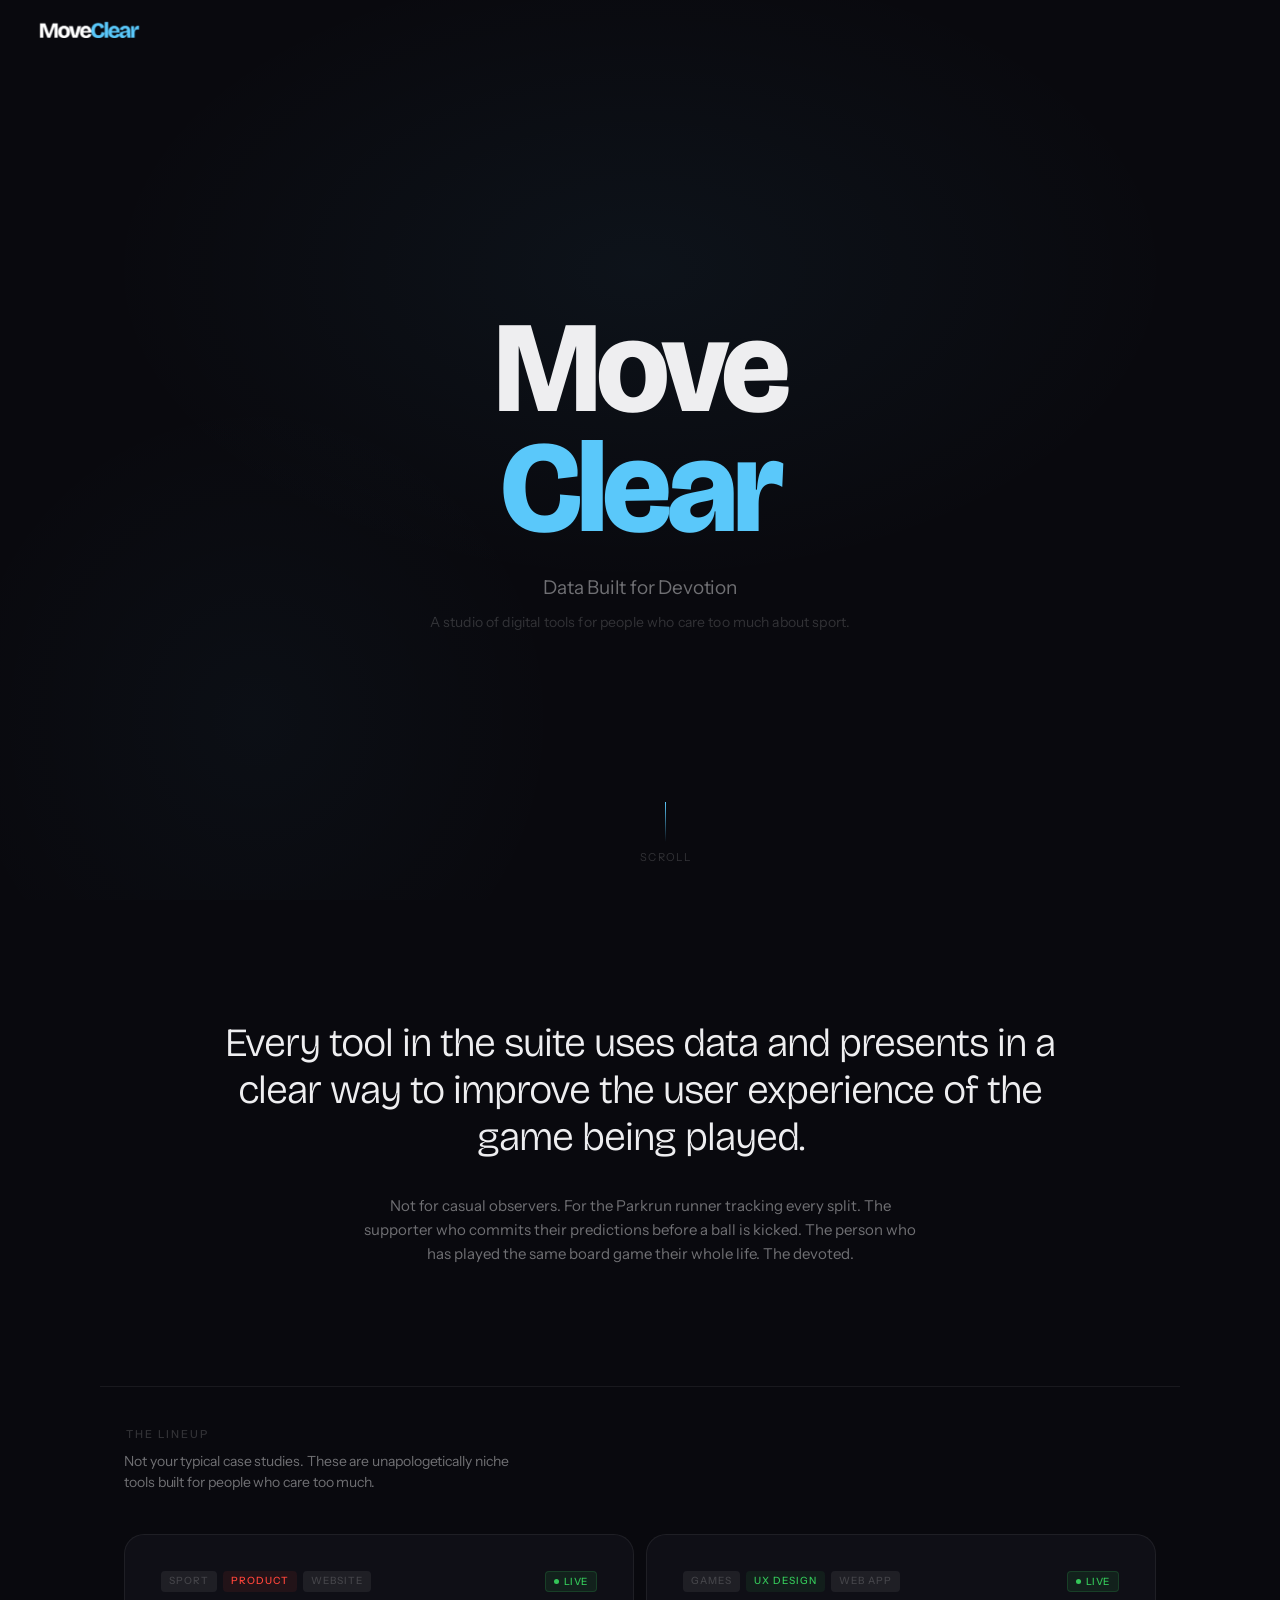
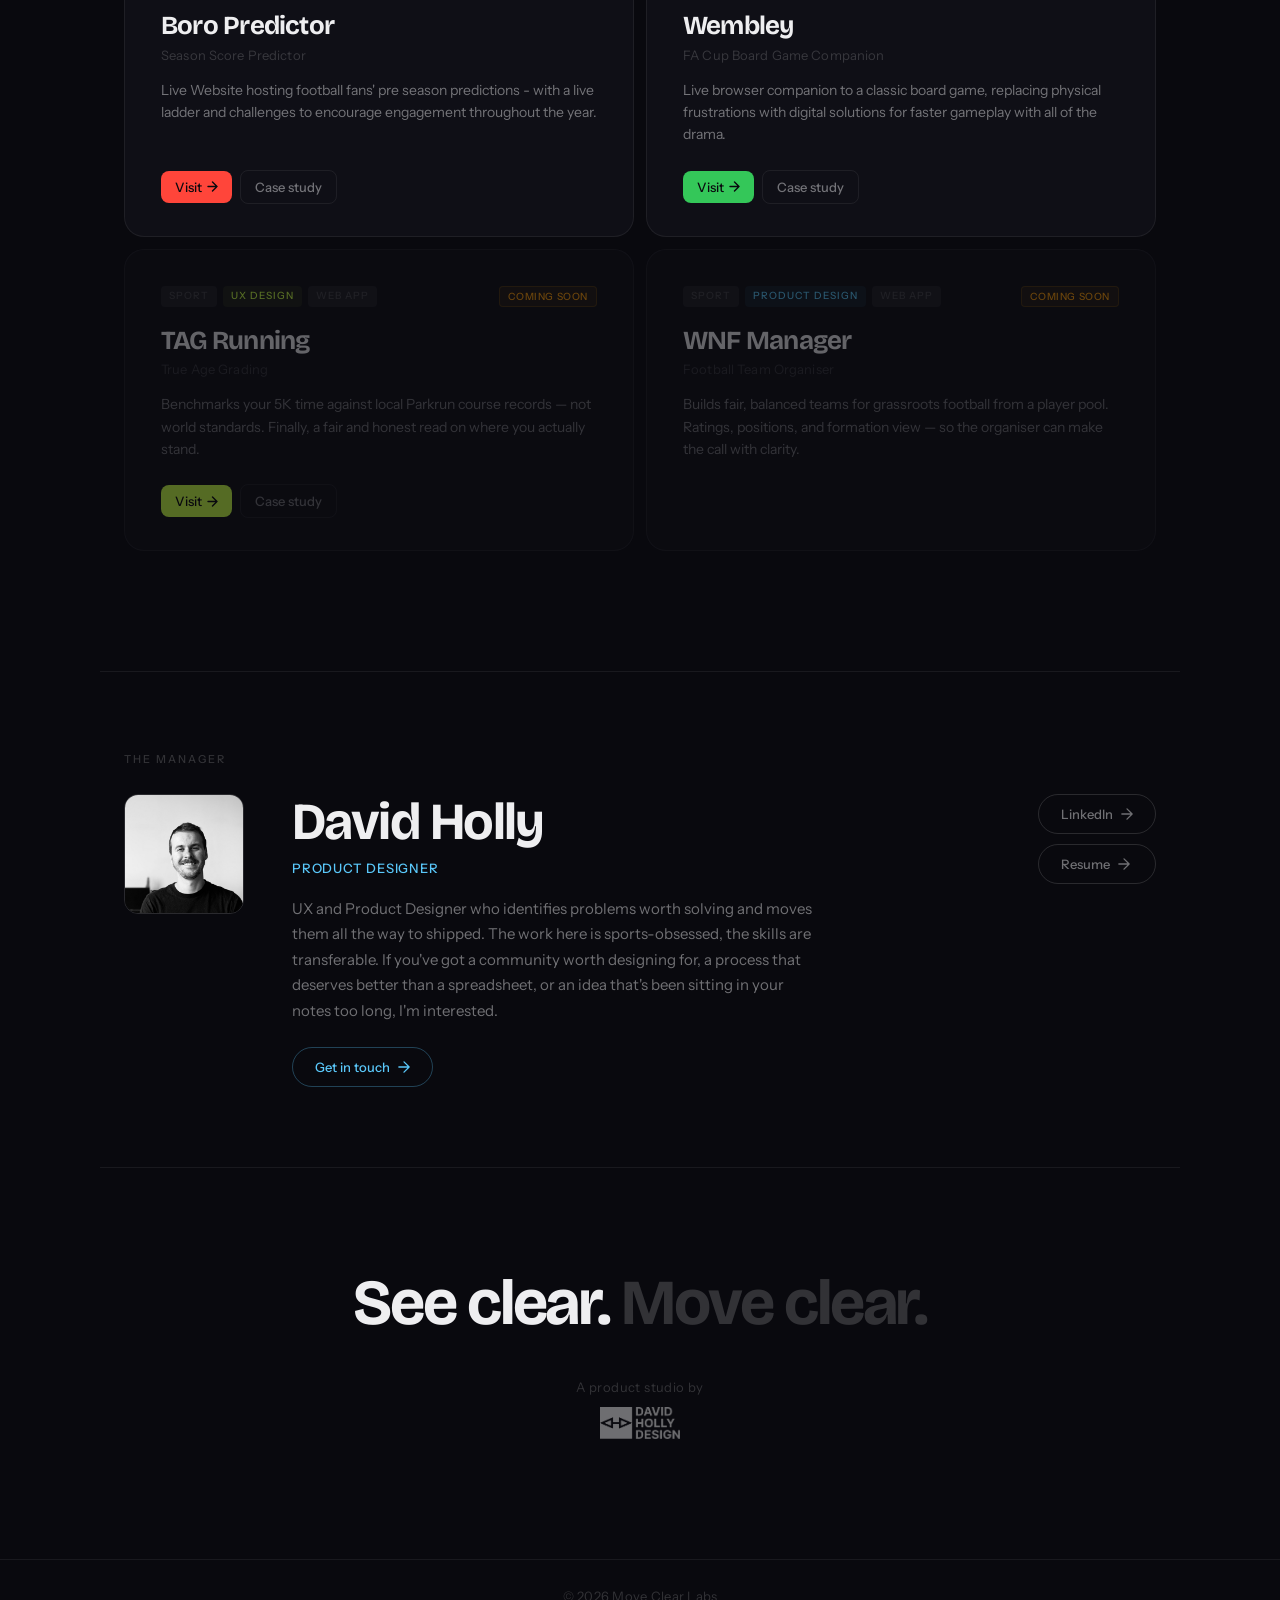
<file: index.html>
<!DOCTYPE html>
<html lang="en">
<head>
  <meta charset="UTF-8">
  <meta name="viewport" content="width=device-width, initial-scale=1.0">
  <meta name="description" content="Move Clear — Data Built for Devotion. A studio of digital tools for people who care too much about sport.">
  <link rel="icon" type="image/png" href="MC_round.png">
  <title>Move Clear — Data Built for Devotion</title>
  <!-- Open Graph -->
  <meta property="og:type" content="website">
  <meta property="og:site_name" content="Move Clear">
  <meta property="og:title" content="Move Clear — Data Built for Devotion">
  <meta property="og:description" content="A studio of digital tools for people who care too much about sport.">
  <meta property="og:url" content="https://d4vidholly.github.io/moveclear/">
  <meta property="og:image" content="https://d4vidholly.github.io/moveclear/moveclear_social.png">
  <meta property="og:image:width" content="1280">
  <meta property="og:image:height" content="640">
  <!-- Twitter Card -->
  <meta name="twitter:card" content="summary_large_image">
  <meta name="twitter:title" content="Move Clear — Data Built for Devotion">
  <meta name="twitter:description" content="A studio of digital tools for people who care too much about sport.">
  <meta name="twitter:image" content="https://d4vidholly.github.io/moveclear/moveclear_social.png">
  <link rel="preconnect" href="https://fonts.googleapis.com">
  <link rel="preconnect" href="https://fonts.gstatic.com" crossorigin>
  <link href="https://fonts.googleapis.com/css2?family=Bricolage+Grotesque:opsz,wght@12..96,200..800&family=Instrument+Sans:wght@400;500&display=swap" rel="stylesheet">
  <link rel="stylesheet" href="shared.css">
  <style>

    /* ── HERO ─────────────────────────────────────────────────── */
    .hero {
      min-height: 100vh;
      display: flex;
      flex-direction: column;
      align-items: center;
      justify-content: center;
      text-align: center;
      padding: 120px 24px 80px;
      position: relative;
    }

    .hero::before {
      content: '';
      position: absolute;
      inset: 0;
      background:
        radial-gradient(ellipse 60% 50% at 50% 30%, rgba(90,200,250,0.05) 0%, transparent 70%),
        radial-gradient(ellipse 40% 60% at 20% 80%, rgba(90,200,250,0.03) 0%, transparent 60%);
      pointer-events: none;
    }

    .hero-wordmark {
      font-family: 'Bricolage Grotesque', sans-serif;
      font-size: clamp(60px, 11vw, 130px);
      font-weight: 800;
      line-height: 0.92;
      letter-spacing: -0.04em;
      color: var(--text);
      opacity: 0;
      animation: fadeUp 0.9s ease 0.2s forwards;
    }
    .hero-wordmark .c {
      color: var(--blue);
      display: block;
    }

    .hero-tagline {
      margin-top: 28px;
      font-size: clamp(15px, 2vw, 19px);
      font-weight: 400;
      color: var(--text-muted);
      letter-spacing: -0.01em;
      opacity: 0;
      animation: fadeUp 0.9s ease 0.4s forwards;
    }

    .hero-sub {
      margin-top: 14px;
      font-size: 14px;
      color: var(--text-dim);
      letter-spacing: 0.01em;
      opacity: 0;
      animation: fadeUp 0.9s ease 0.5s forwards;
    }

    .hero-scroll {
      position: absolute;
      bottom: 36px;
      left: 50%;
      transform: translateX(-50%);
      display: flex;
      flex-direction: column;
      align-items: center;
      gap: 8px;
      opacity: 0;
      animation: fadeUp 1s ease 1s forwards;
    }
    .hero-scroll span {
      font-size: 11px;
      letter-spacing: 0.12em;
      text-transform: uppercase;
      color: var(--text-dim);
    }
    .scroll-line {
      width: 1px;
      height: 40px;
      background: linear-gradient(to bottom, var(--blue), transparent);
      animation: pulse-line 2s ease infinite;
    }

    /* ── STATEMENT ────────────────────────────────────────────── */
    .statement {
      padding: 120px 24px;
      max-width: 900px;
      margin: 0 auto;
      text-align: center;
    }
    .statement-text {
      font-family: 'Bricolage Grotesque', sans-serif;
      font-size: clamp(22px, 3.2vw, 40px);
      font-weight: 300;
      line-height: 1.18;
      letter-spacing: -0.025em;
      color: var(--text);
    }
    .statement-text em {
      font-style: normal;
      color: var(--blue);
    }
    .statement-meta {
      margin-top: 32px;
      font-size: 15px;
      color: var(--text-muted);
      max-width: 560px;
      margin-left: auto;
      margin-right: auto;
      line-height: 1.6;
    }

    /* ── PRODUCTS ─────────────────────────────────────────────── */
    .products-section {
      padding: 40px 24px 120px;
      max-width: 1080px;
      margin: 0 auto;
    }
    .products-header {
      display: flex;
      align-items: flex-start;
      justify-content: space-between;
      gap: 20px;
      margin-bottom: 40px;
    }
    .products-label {
      font-size: 11px;
      font-weight: 500;
      letter-spacing: 0.18em;
      text-transform: uppercase;
      color: var(--text-dim);
      margin-bottom: 10px;
      padding-left: 2px;
    }
    .products-tagline {
      font-size: 14px;
      color: var(--text-muted);
      line-height: 1.55;
      letter-spacing: -0.005em;
      max-width: 400px;
    }
    .products-grid {
      display: grid;
      grid-template-columns: repeat(2, 1fr);
      gap: 12px;
    }

    .product-card {
      background: var(--bg-card);
      border: 1px solid var(--border);
      border-radius: var(--radius-lg);
      padding: 36px 36px 32px;
      display: flex;
      flex-direction: column;
      transition: background 0.3s ease, border-color 0.3s ease, transform 0.3s ease;
      position: relative;
      overflow: hidden;
    }
    .product-card::before {
      content: '';
      position: absolute;
      top: 0; left: 0; right: 0;
      height: 1px;
      background: linear-gradient(90deg, transparent, var(--card-accent, var(--blue)), transparent);
      opacity: 0;
      transition: opacity 0.4s ease;
    }
    .product-card:hover {
      background: var(--bg-card-hover);
      border-color: var(--border-hover);
      transform: translateY(-2px);
    }
    .product-card:hover::before { opacity: 1; }

    .card-tag-row {
      display: flex;
      gap: 6px;
      margin-bottom: 20px;
      flex-wrap: wrap;
    }
    .card-tag {
      font-size: 10px;
      font-weight: 500;
      letter-spacing: 0.1em;
      text-transform: uppercase;
      color: var(--text-dim);
      background: var(--border);
      border-radius: 4px;
      padding: 3px 8px;
    }
    .card-tag.accent {
      color: var(--card-accent, var(--blue));
      background: rgba(90,200,250,0.08);
    }

    .card-name {
      font-family: 'Bricolage Grotesque', sans-serif;
      font-size: 26px;
      font-weight: 700;
      letter-spacing: -0.03em;
      color: var(--text);
      line-height: 1.1;
      margin-bottom: 6px;
    }
    .card-subtitle {
      font-size: 13px;
      color: var(--text-dim);
      margin-bottom: 16px;
      letter-spacing: 0.01em;
    }
    .card-desc {
      font-size: 14px;
      line-height: 1.6;
      color: var(--text-muted);
      flex: 1;
    }
    .card-actions {
      margin-top: 24px;
      display: flex;
      align-items: center;
      gap: 8px;
    }
    .btn-visit, .btn-case-study {
      font-size: 13px;
      font-weight: 500;
      padding: 8px 14px;
      border-radius: 8px;
      text-decoration: none;
      display: inline-flex;
      align-items: center;
      gap: 5px;
      transition: opacity 0.2s, background 0.2s, border-color 0.2s, color 0.2s;
      cursor: pointer;
    }
    .btn-visit {
      color: var(--bg);
      background: var(--card-accent, var(--blue));
    }
    .btn-visit:hover { opacity: 0.82; }
    .btn-case-study {
      color: var(--text-muted);
      background: transparent;
      border: 1px solid var(--border);
    }
    .btn-case-study:hover {
      color: var(--text);
      border-color: var(--border-hover);
      background: var(--bg-card-hover);
    }
    .btn-visit svg, .btn-case-study svg { width: 11px; height: 11px; }

    .card-status-badge {
      font-size: 10px;
      font-weight: 500;
      letter-spacing: 0.06em;
      text-transform: uppercase;
      padding: 3px 8px;
      border-radius: 4px;
      display: inline-flex;
      align-items: center;
      gap: 5px;
      white-space: nowrap;
      margin-left: auto;
    }
    .card-status-badge.live {
      color: #34C759;
      background: rgba(52,199,89,0.1);
      border: 1px solid rgba(52,199,89,0.18);
    }
    .card-status-badge.dev {
      color: #FF9F0A;
      background: rgba(255,159,10,0.08);
      border: 1px solid rgba(255,159,10,0.18);
    }
    .card-status-badge.coming-soon {
      color: #FF9F0A;
      background: rgba(255,159,10,0.08);
      border: 1px solid rgba(255,159,10,0.18);
    }
    .card-live-dot {
      width: 5px;
      height: 5px;
      border-radius: 50%;
      background: currentColor;
      animation: pulse-dot 2s ease infinite;
    }

    .product-card.locked {
      opacity: 0.4;
      cursor: default;
    }
    .product-card.locked:hover {
      background: var(--bg-card);
      border-color: var(--border);
      transform: none;
    }
    .product-card.locked::before { display: none; }

    /* Product accent colours */
    .card-tag { --card-accent: var(--blue); }
    [data-product="tag"]       { --card-accent: #C8FF47; }
    [data-product="predictor"] { --card-accent: #FF453A; }
    [data-product="wembley"]   { --card-accent: #34C759; }
    [data-product="wnf"]       { --card-accent: #5AC8FA; }

    [data-product="tag"]       .card-tag.accent { color: #C8FF47; background: rgba(200,255,71,0.08); }
    [data-product="predictor"] .card-tag.accent { color: #FF453A; background: rgba(255,69,58,0.08); }
    [data-product="wembley"]   .card-tag.accent { color: #34C759; background: rgba(52,199,89,0.08); }
    [data-product="wnf"]       .card-tag.accent { color: #5AC8FA; background: rgba(90,200,250,0.08); }

    /* ── ABOUT ────────────────────────────────────────────────── */
    .about-section { padding: 80px 24px; max-width: 1080px; margin: 0 auto; }
    .about-eyebrow { font-size: 11px; font-weight: 500; letter-spacing: 0.18em; text-transform: uppercase; color: var(--text-dim); margin-bottom: 28px; }
    .about-layout { display: flex; align-items: flex-start; justify-content: space-between; gap: 48px; flex-wrap: wrap; }
    .about-photo { width: 120px; height: 120px; border-radius: var(--radius); object-fit: cover; object-position: center top; border: 1px solid var(--border-hover); flex-shrink: 0; }
    .about-text { flex: 1; min-width: 240px; }
    .about-name { font-family: 'Bricolage Grotesque', sans-serif; font-size: clamp(32px, 5vw, 52px); font-weight: 700; letter-spacing: -0.03em; line-height: 1.1; color: var(--text); margin-bottom: 8px; }
    .about-title { font-size: 13px; color: var(--blue); font-weight: 500; letter-spacing: 0.06em; text-transform: uppercase; margin-bottom: 20px; }
    .about-bio { font-size: 15px; line-height: 1.7; color: var(--text-muted); max-width: 520px; }
    .about-ctas { display: flex; flex-direction: column; gap: 10px; flex-shrink: 0; }
    .about-cta { display: inline-flex; align-items: center; gap: 8px; padding: 11px 22px; border-radius: 40px; border: 1px solid var(--border-hover); color: var(--text-muted); font-size: 13px; font-weight: 500; text-decoration: none; transition: color 0.2s, border-color 0.2s, background 0.2s; white-space: nowrap; }
    .about-cta:hover { color: var(--text); border-color: rgba(238,238,240,0.35); }
    .about-cta svg { width: 12px; height: 12px; transition: transform 0.2s; }
    .about-cta:hover svg { transform: translateX(3px); }
    .about-cta--blue { color: var(--blue); border-color: rgba(90,200,250,0.3); margin-top: 24px; }
    .about-cta--blue:hover { color: var(--blue); border-color: rgba(90,200,250,0.6); background: rgba(90,200,250,0.06); }

    /* ── CODA ─────────────────────────────────────────────────── */
    .coda {
      padding: 100px 24px 120px;
      text-align: center;
    }
    .coda-line {
      font-family: 'Bricolage Grotesque', sans-serif;
      font-size: clamp(32px, 5vw, 64px);
      font-weight: 700;
      letter-spacing: -0.035em;
      color: var(--text-dim);
      line-height: 1.1;
    }
    .coda-line span {
      color: var(--text);
      position: relative;
    }
    .coda-line span::after {
      content: '';
      position: absolute;
      bottom: -4px; left: 0; right: 0;
      height: 2px;
      background: var(--blue);
      transform: scaleX(0);
      transform-origin: left;
      transition: transform 0.6s ease;
    }
    .coda:hover .coda-line span::after { transform: scaleX(1); }
    .coda-byline {
      margin-top: 40px;
      display: flex;
      flex-direction: column;
      align-items: center;
      gap: 12px;
      font-size: 13px;
      color: var(--text-dim);
      letter-spacing: 0.03em;
    }
    .coda-dhd-link { border-bottom: none; line-height: 0; }
    .coda-dhd-logo { height: 32px; width: auto; opacity: 0.45; display: block; transition: opacity 0.2s; }
    .coda-dhd-link:hover .coda-dhd-logo { opacity: 0.8; }

    /* ── FOOTER (landing override) ────────────────────────────── */
    footer { justify-content: center; font-size: 13px; color: var(--text-dim); letter-spacing: 0.02em; }

    /* ── SECTION DIVIDER (landing override) ──────────────────── */
    .section-divider { max-width: 1080px; margin: 0 auto; }

    /* ── RESPONSIVE ───────────────────────────────────────────── */
    @media (max-width: 700px) {
      .products-grid { grid-template-columns: 1fr; }
      .product-card { padding: 28px 24px 24px; }
      .products-header { flex-direction: column; gap: 14px; }
      .card-actions { flex-wrap: wrap; }
      footer { padding: 20px 24px; }
      .hero-scroll { display: none; }
      .about-layout { flex-direction: column; gap: 24px; align-items: flex-start; }
      .about-photo { width: 80px; height: 80px; }
      .about-ctas { flex-direction: row; flex-wrap: wrap; }
    }

    @media (max-width: 500px) {
      .hero-wordmark { letter-spacing: -0.03em; }
    }
  </style>
</head>
<body>

  <!-- NAV -->
  <nav id="nav">
    <a href="#"><img src="moveclear_logo.png" alt="Move Clear" class="nav-mc-logo"></a>
  </nav>

  <!-- HERO -->
  <section class="hero">
    <h1 class="hero-wordmark">
      Move<span class="c">Clear</span>
    </h1>
    <p class="hero-tagline">Data Built for Devotion</p>
    <p class="hero-sub">A studio of digital tools for people who care too much about sport.</p>
    <div class="hero-scroll">
      <div class="scroll-line"></div>
      <span>Scroll</span>
    </div>
  </section>

  <!-- STATEMENT -->
  <section class="statement">
    <p class="statement-text reveal">
      Every tool in the suite uses data and presents in a clear way to improve the user experience of the game being played.
    </p>
    <p class="statement-meta reveal reveal-delay-2">
      Not for casual observers. For the Parkrun runner tracking every split. The supporter who commits their predictions before a ball is kicked. The person who has played the same board game their whole life. The devoted.
    </p>
  </section>

  <div class="section-divider"></div>

  <!-- PRODUCTS -->
  <section class="products-section">
    <div class="products-header reveal">
      <div>
        <p class="products-label">the Lineup</p>
        <p class="products-tagline">Not your typical case studies. These are unapologetically niche tools built for people who care too much.</p>
      </div>
    </div>
    <div class="products-grid">

      <div class="product-card reveal reveal-delay-1" data-product="predictor">
        <div class="card-tag-row">
          <span class="card-tag">Sport</span>
          <span class="card-tag accent">Product</span>
          <span class="card-tag">Website</span>
          <span class="card-status-badge live"><span class="card-live-dot"></span>Live</span>
        </div>
        <p class="card-name">Boro Predictor</p>
        <p class="card-subtitle">Season Score Predictor</p>
        <p class="card-desc">Live Website hosting football fans' pre season predictions - with a live ladder and challenges to encourage engagement throughout the year.</p>
        <div class="card-actions">
          <a class="btn-visit" href="https://d4vidholly.github.io/Boro-Predictor-2526/landing/" target="_blank" rel="noopener">Visit <svg viewBox="0 0 11 11" fill="none" xmlns="http://www.w3.org/2000/svg"><path d="M1 5.5h9M5.5 1l4.5 4.5-4.5 4.5" stroke="currentColor" stroke-width="1.4" stroke-linecap="round" stroke-linejoin="round"/></svg></a>
          <a class="btn-case-study" href="moveclear-predictor.html">Case study</a>
        </div>
      </div>

      <div class="product-card reveal reveal-delay-2" data-product="wembley">
        <div class="card-tag-row">
          <span class="card-tag">Games</span>
          <span class="card-tag accent">UX Design</span>
          <span class="card-tag">Web App</span>
          <span class="card-status-badge live"><span class="card-live-dot"></span>Live</span>
        </div>
        <p class="card-name">Wembley</p>
        <p class="card-subtitle">FA Cup Board Game Companion</p>
        <p class="card-desc">Live browser companion to a classic board game, replacing physical frustrations with digital solutions for faster gameplay with all of the drama.</p>
        <div class="card-actions">
          <a class="btn-visit" href="https://d4vidholly.github.io/wembley-game/" target="_blank" rel="noopener">Visit <svg viewBox="0 0 11 11" fill="none" xmlns="http://www.w3.org/2000/svg"><path d="M1 5.5h9M5.5 1l4.5 4.5-4.5 4.5" stroke="currentColor" stroke-width="1.4" stroke-linecap="round" stroke-linejoin="round"/></svg></a>
          <a class="btn-case-study" href="moveclear-wembley.html">Case study</a>
        </div>
      </div>

      <div class="product-card locked reveal reveal-delay-3" data-product="tag">
        <div class="card-tag-row">
          <span class="card-tag">Sport</span>
          <span class="card-tag accent">UX Design</span>
          <span class="card-tag">Web App</span>
          <span class="card-status-badge coming-soon">Coming Soon</span>
        </div>
        <p class="card-name">TAG Running</p>
        <p class="card-subtitle">True Age Grading</p>
        <p class="card-desc">Benchmarks your 5K time against local Parkrun course records — not world standards. Finally, a fair and honest read on where you actually stand.</p>
        <div class="card-actions">
          <a class="btn-visit" href="https://d4vidholly.github.io/TAG-running//" target="_blank" rel="noopener">Visit <svg viewBox="0 0 11 11" fill="none" xmlns="http://www.w3.org/2000/svg"><path d="M1 5.5h9M5.5 1l4.5 4.5-4.5 4.5" stroke="currentColor" stroke-width="1.4" stroke-linecap="round" stroke-linejoin="round"/></svg></a>
          <a class="btn-case-study" href="moveclear-tag.html">Case study</a>
        </div>
      </div>

      <div class="product-card locked reveal reveal-delay-4" data-product="wnf">
        <div class="card-tag-row">
          <span class="card-tag">Sport</span>
          <span class="card-tag accent">Product Design</span>
          <span class="card-tag">Web App</span>
          <span class="card-status-badge coming-soon">Coming Soon</span>
        </div>
        <p class="card-name">WNF Manager</p>
        <p class="card-subtitle">Football Team Organiser</p>
        <p class="card-desc">Builds fair, balanced teams for grassroots football from a player pool. Ratings, positions, and formation view — so the organiser can make the call with clarity.</p>
      </div>

    </div>
  </section>

  <!-- ABOUT -->
  <div class="section-divider"></div>
  <section class="about-section">
    <div class="reveal">
      <p class="about-eyebrow">the Manager</p>
      <div class="about-layout">
        <img src="profile.png" alt="David Holly" class="about-photo">
        <div class="about-text">
          <h2 class="about-name">David Holly</h2>
          <p class="about-title">Product Designer</p>
          <p class="about-bio">UX and Product Designer who identifies problems worth solving and moves them all the way to shipped. The work here is sports-obsessed, the skills are transferable. If you've got a community worth designing for, a process that deserves better than a spreadsheet, or an idea that's been sitting in your notes too long, I'm interested.</p>
          <a href="mailto:davidhollyux@gmail.com" class="about-cta about-cta--blue">
            Get in touch
            <svg viewBox="0 0 14 14" fill="none"><path d="M1 7h12M7 1l6 6-6 6" stroke="currentColor" stroke-width="1.5" stroke-linecap="round" stroke-linejoin="round"/></svg>
          </a>
        </div>
        <div class="about-ctas">
          <a href="https://www.linkedin.com/in/davidhollydesign/" target="_blank" rel="noopener" class="about-cta">
            LinkedIn
            <svg viewBox="0 0 14 14" fill="none"><path d="M1 7h12M7 1l6 6-6 6" stroke="currentColor" stroke-width="1.5" stroke-linecap="round" stroke-linejoin="round"/></svg>
          </a>
          <a href="david-holly-cv.html" class="about-cta">
            Resume
            <svg viewBox="0 0 14 14" fill="none"><path d="M1 7h12M7 1l6 6-6 6" stroke="currentColor" stroke-width="1.5" stroke-linecap="round" stroke-linejoin="round"/></svg>
          </a>
        </div>
      </div>
    </div>
  </section>

  <!-- CODA -->
  <div class="section-divider"></div>
  <section class="coda">
    <p class="coda-line reveal">
      <span>See clear.</span> Move clear.
    </p>
    <p class="coda-byline reveal reveal-delay-2">
      <span>A product studio by</span>
      <a href="https://www.davidhollydesign.com" target="_blank" rel="noopener" class="coda-dhd-link"><img src="DHD_logo.png" alt="DHD" class="coda-dhd-logo"></a>
    </p>
  </section>

  <!-- FOOTER -->
  <footer>
    <span>&copy; 2026 Move Clear Labs</span>
  </footer>

  <script>
    // Nav scroll state
    const nav = document.getElementById('nav');
    window.addEventListener('scroll', () => {
      nav.classList.toggle('scrolled', window.scrollY > 40);
    }, { passive: true });

    // Scroll reveal
    const reveals = document.querySelectorAll('.reveal');
    const observer = new IntersectionObserver((entries) => {
      entries.forEach(entry => {
        if (entry.isIntersecting) {
          entry.target.classList.add('visible');
          observer.unobserve(entry.target);
        }
      });
    }, { threshold: 0.12 });
    reveals.forEach(el => observer.observe(el));
  </script>
</body>
</html>
</file>
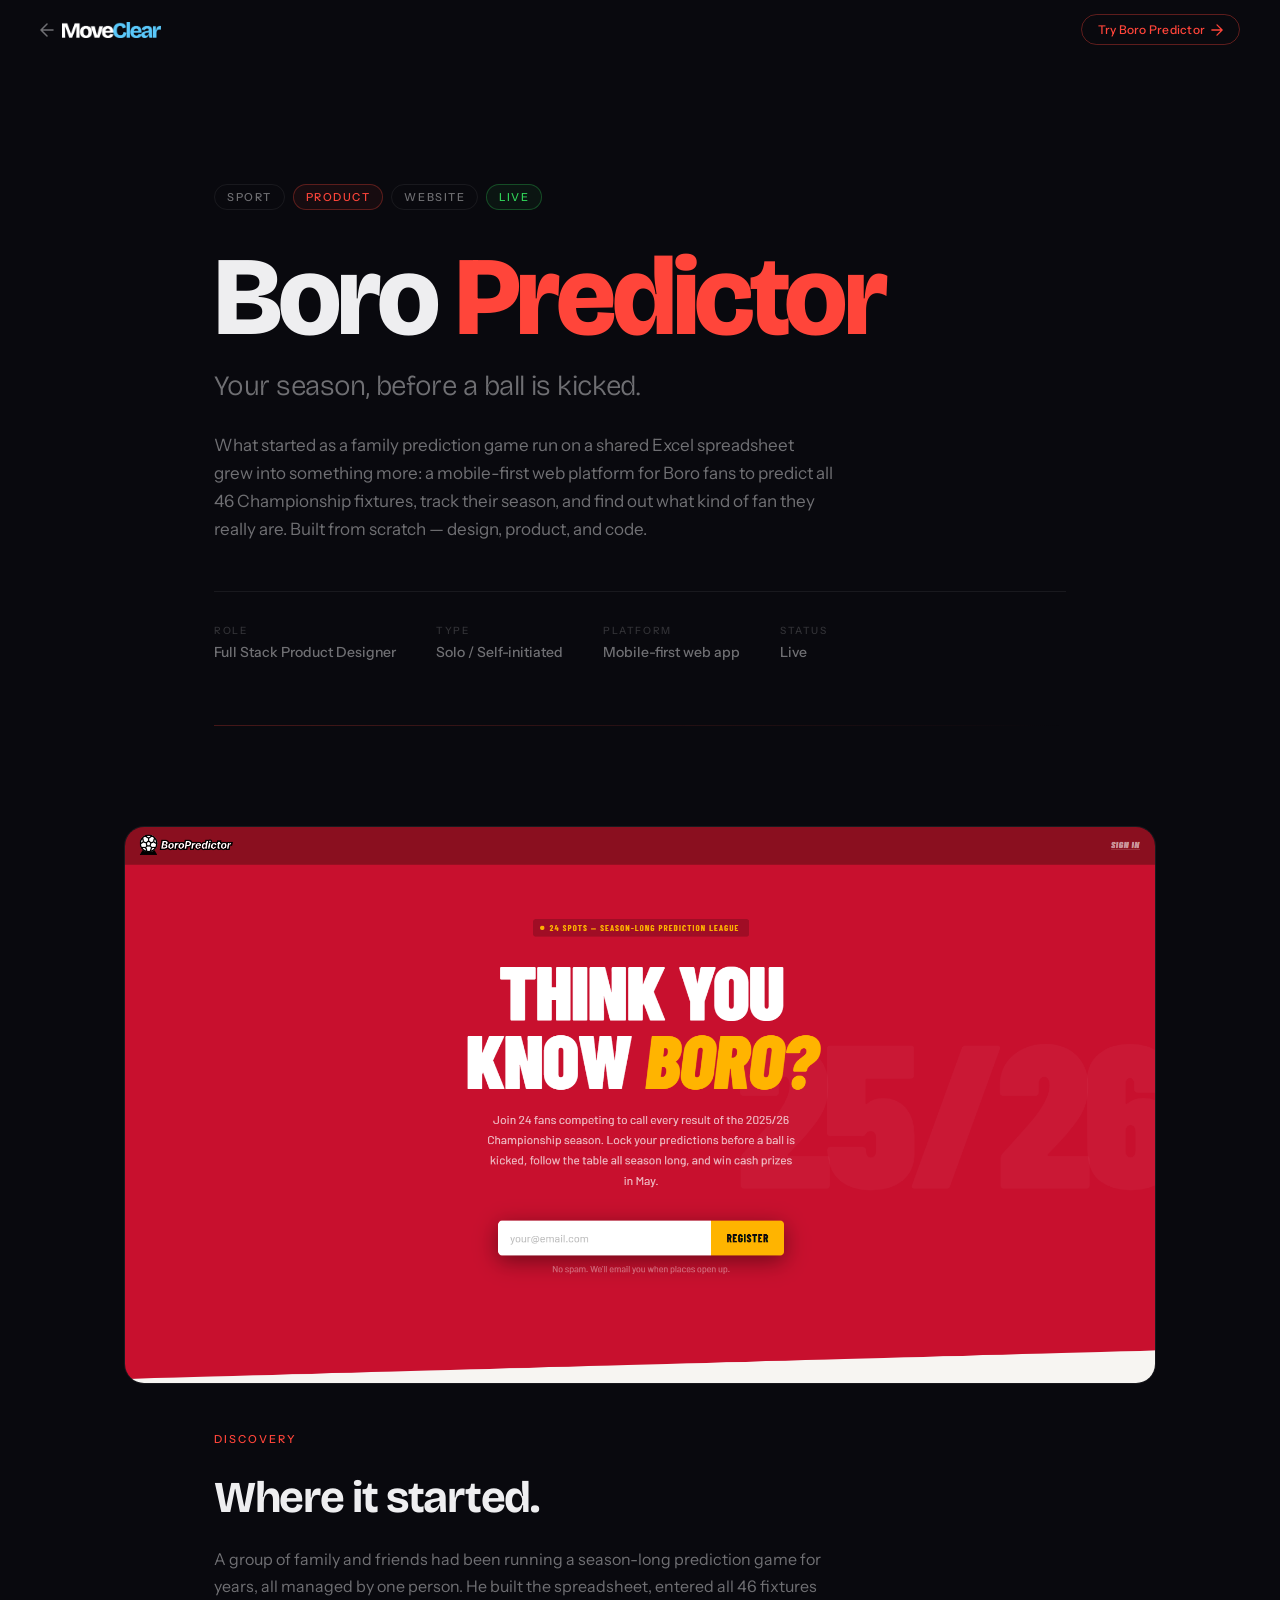
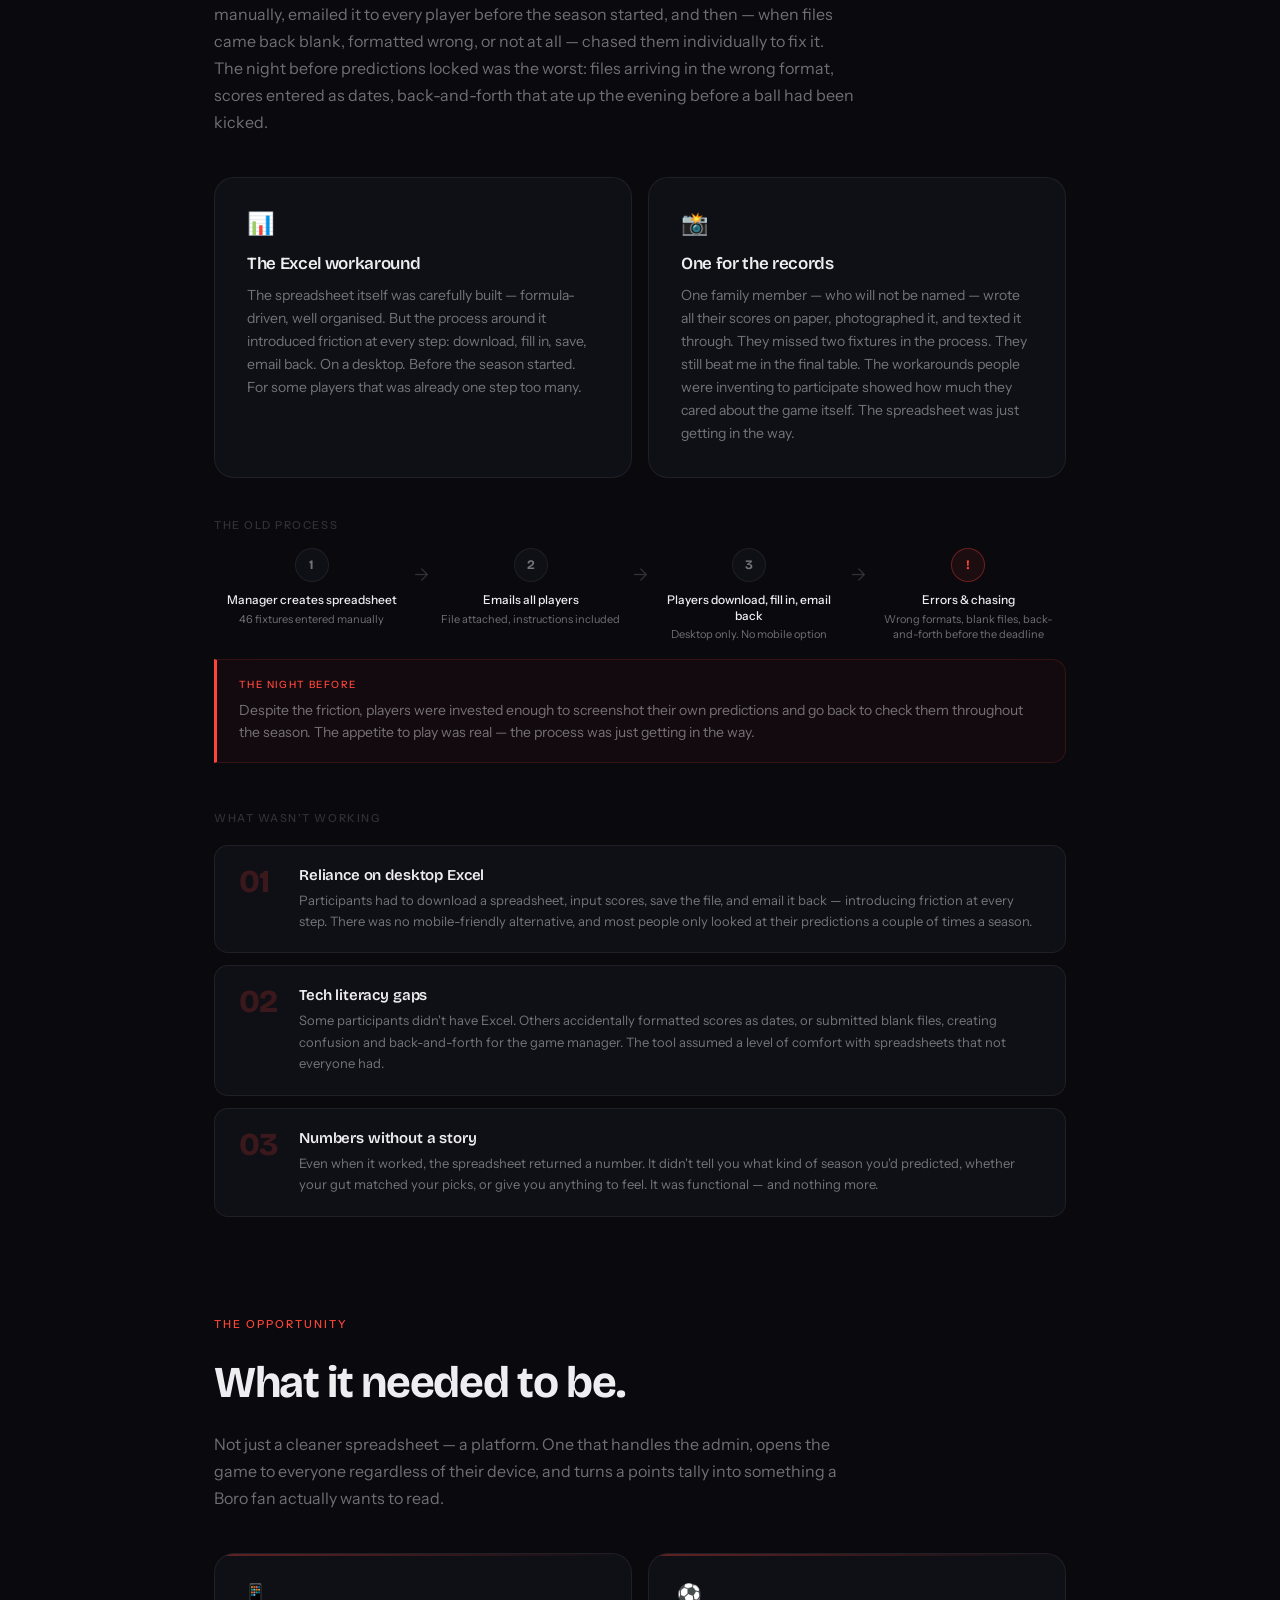
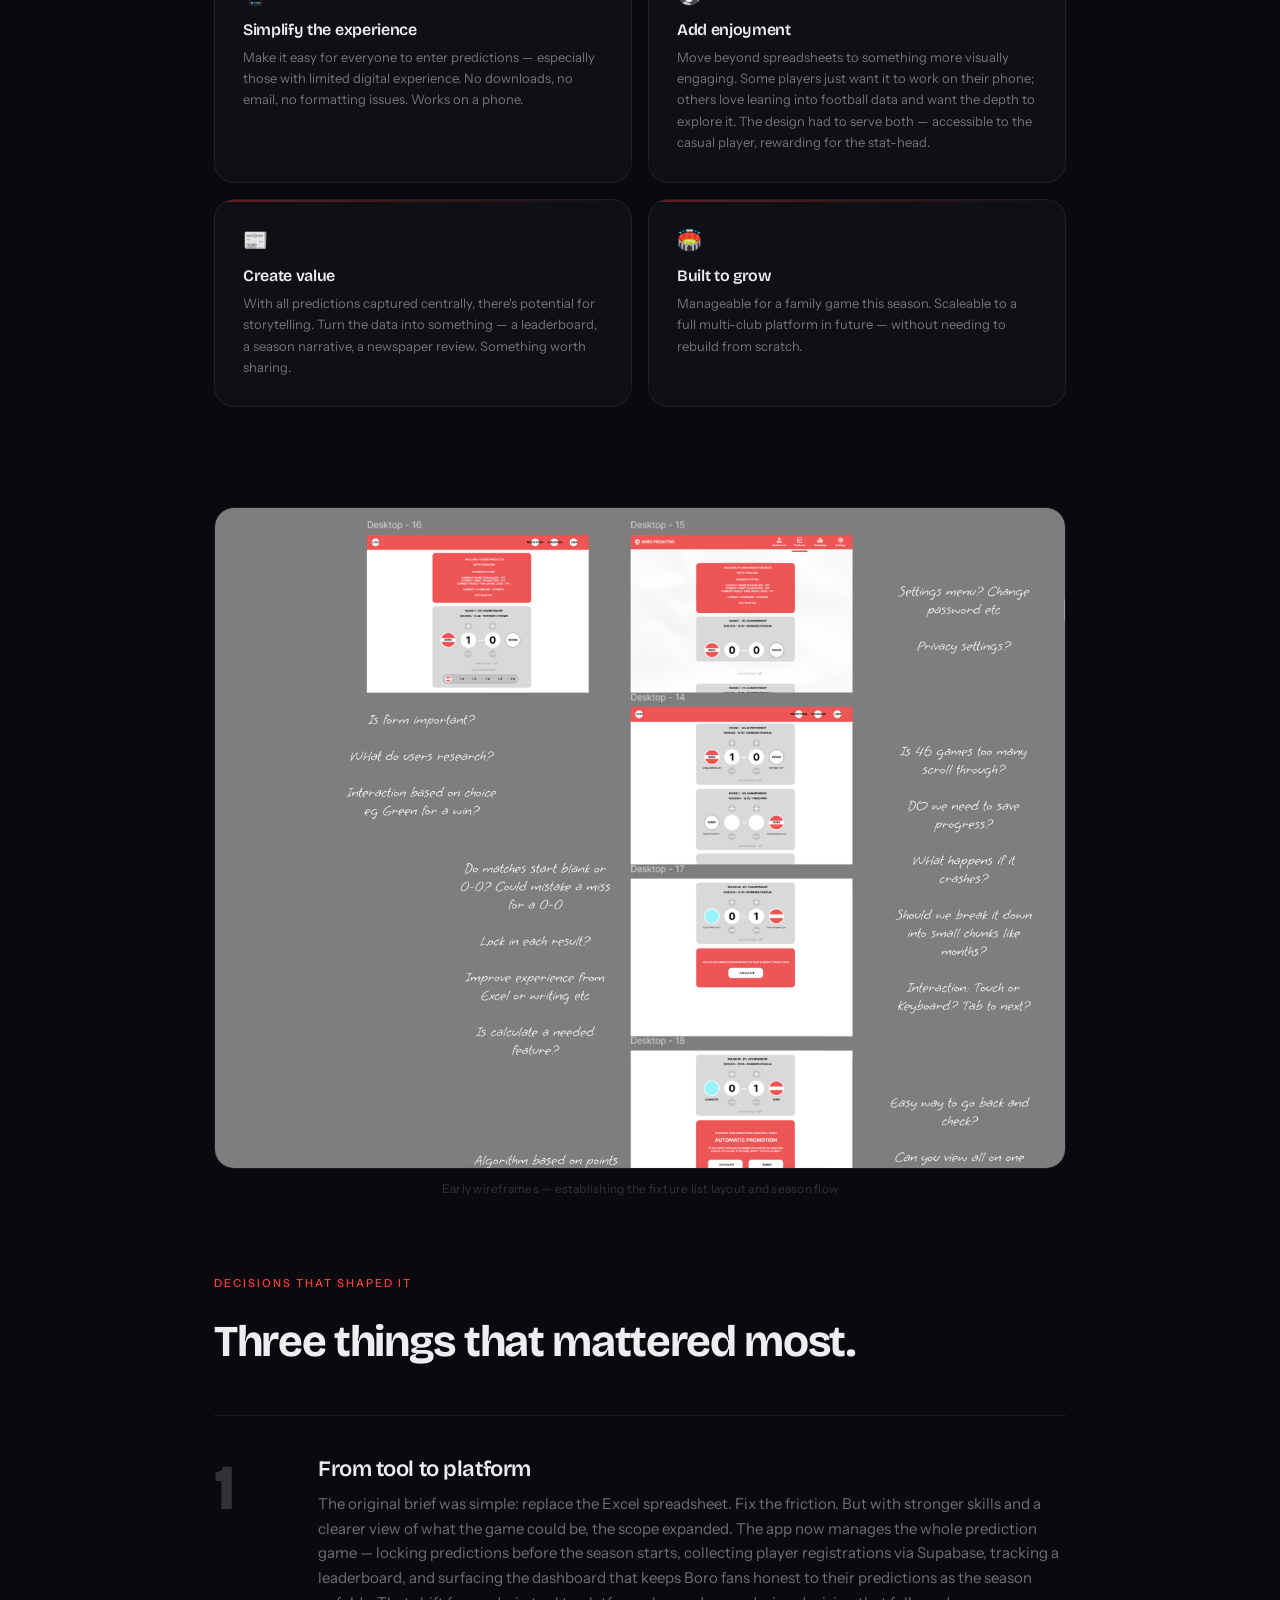
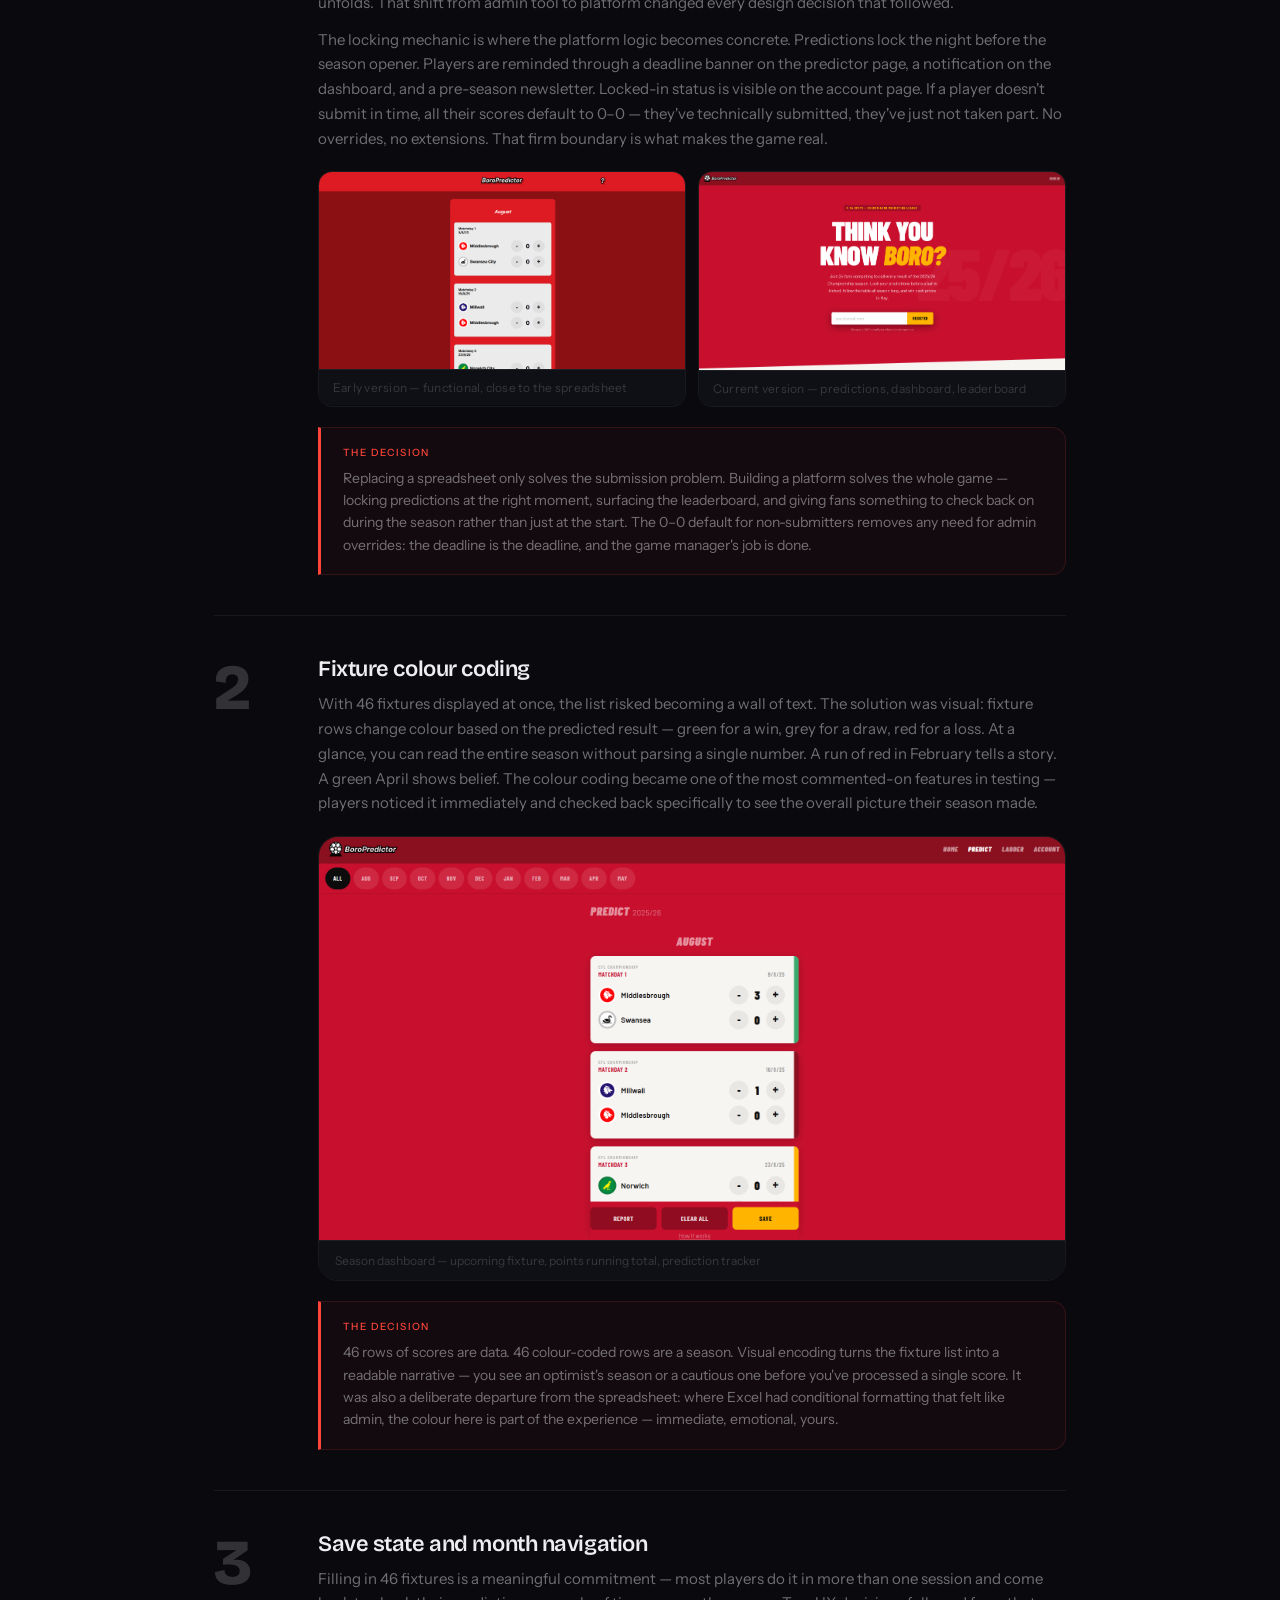
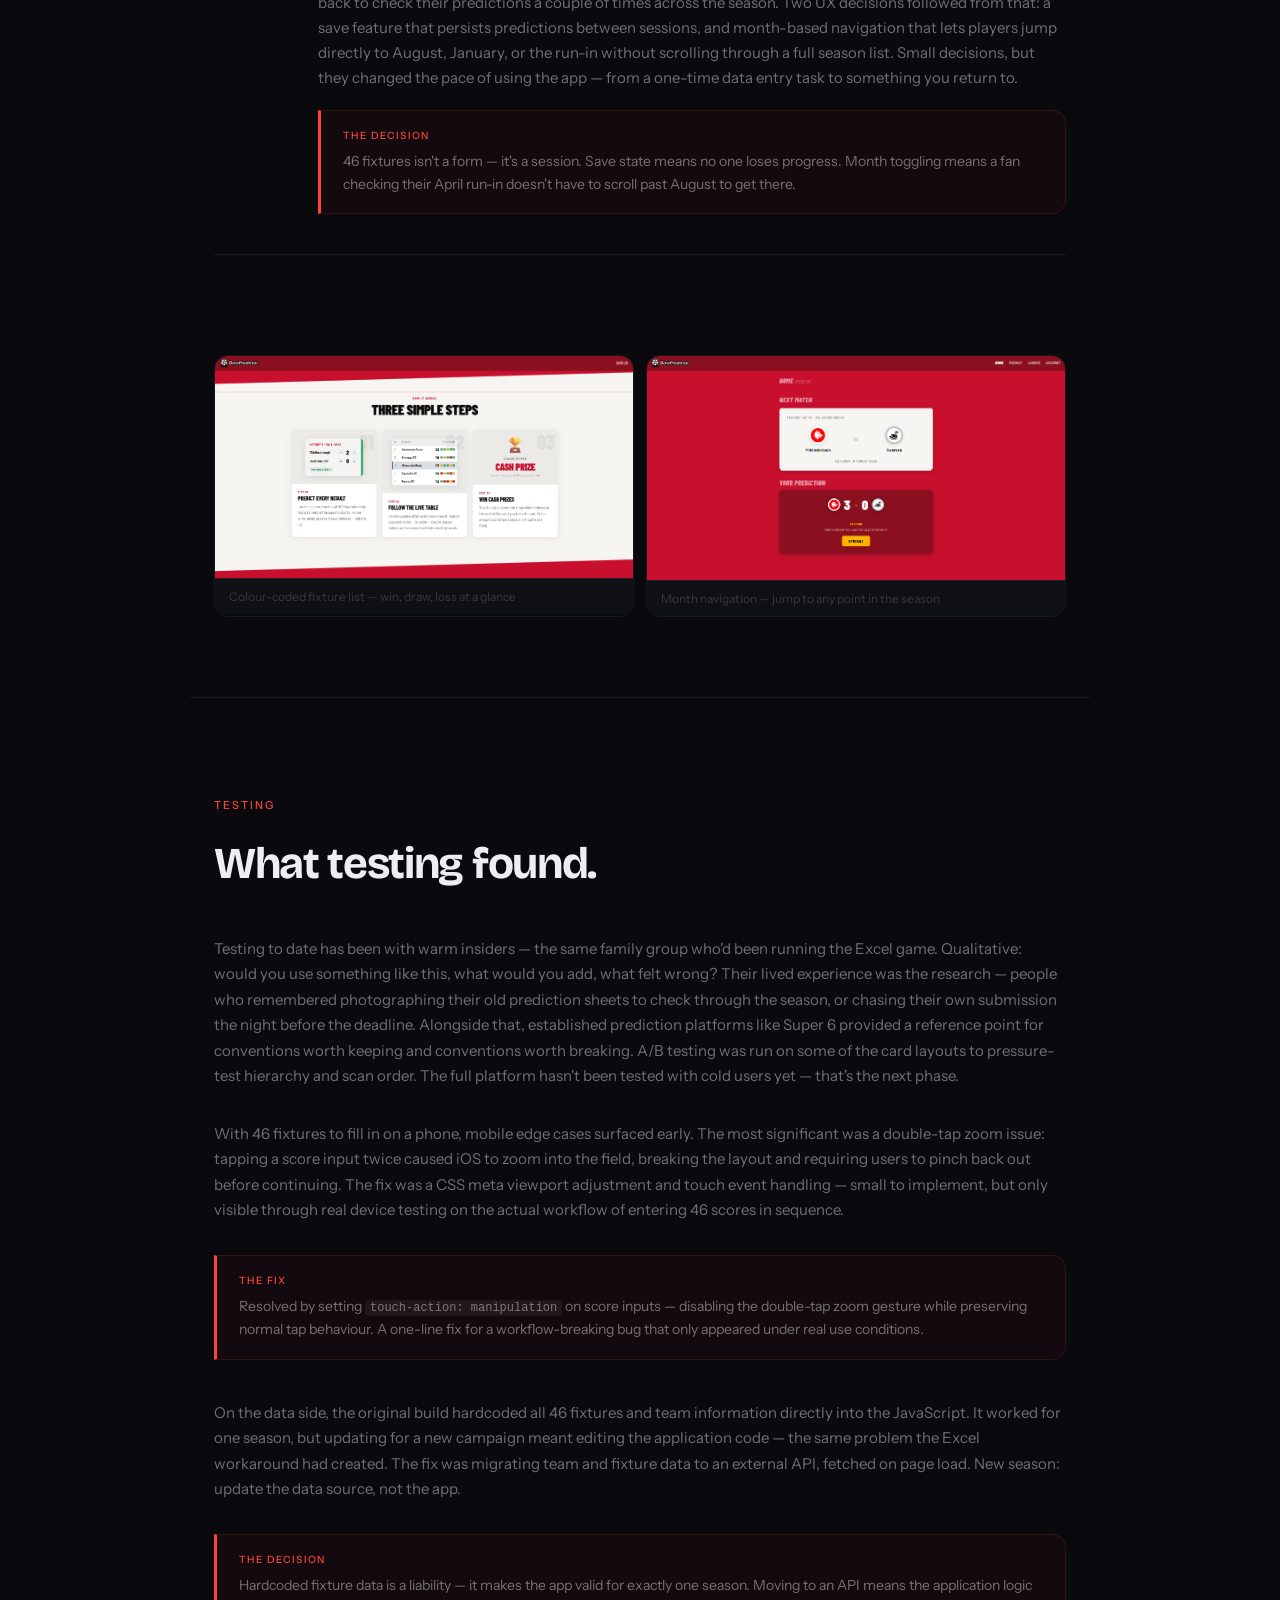
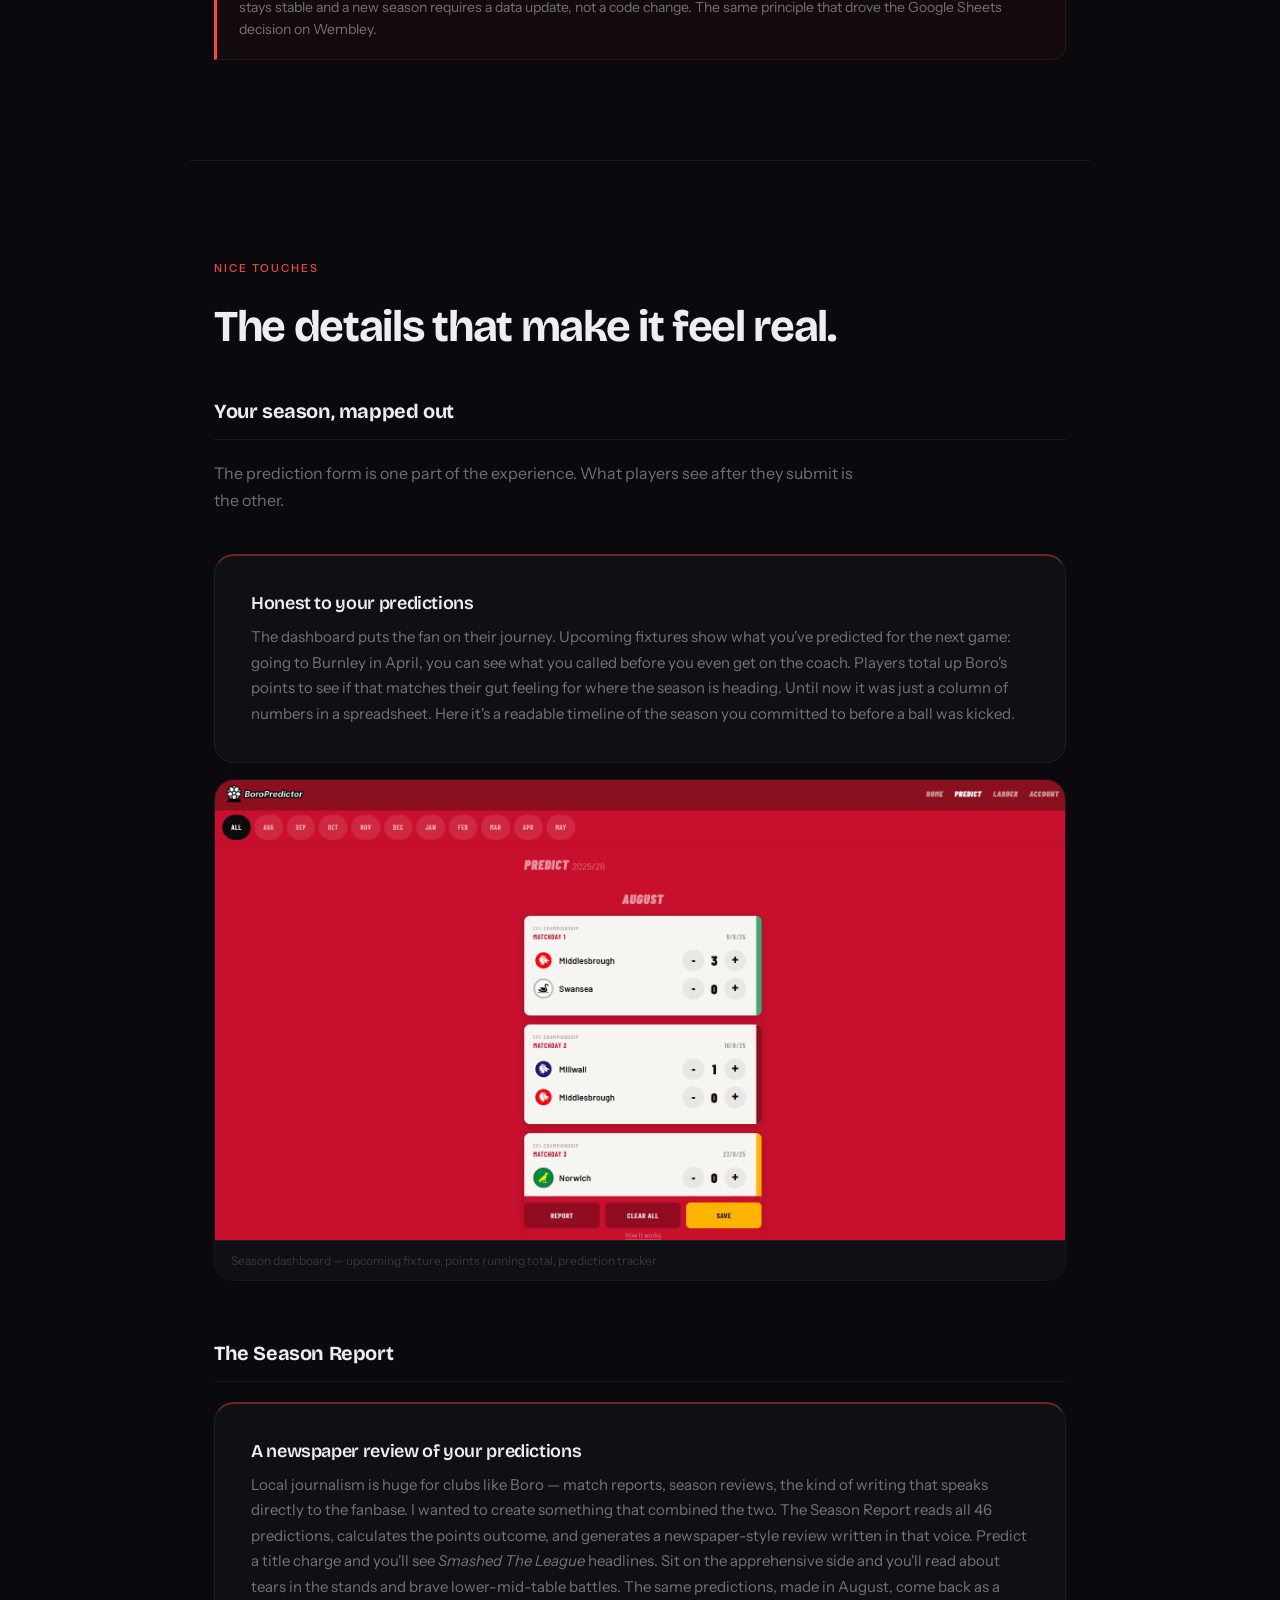
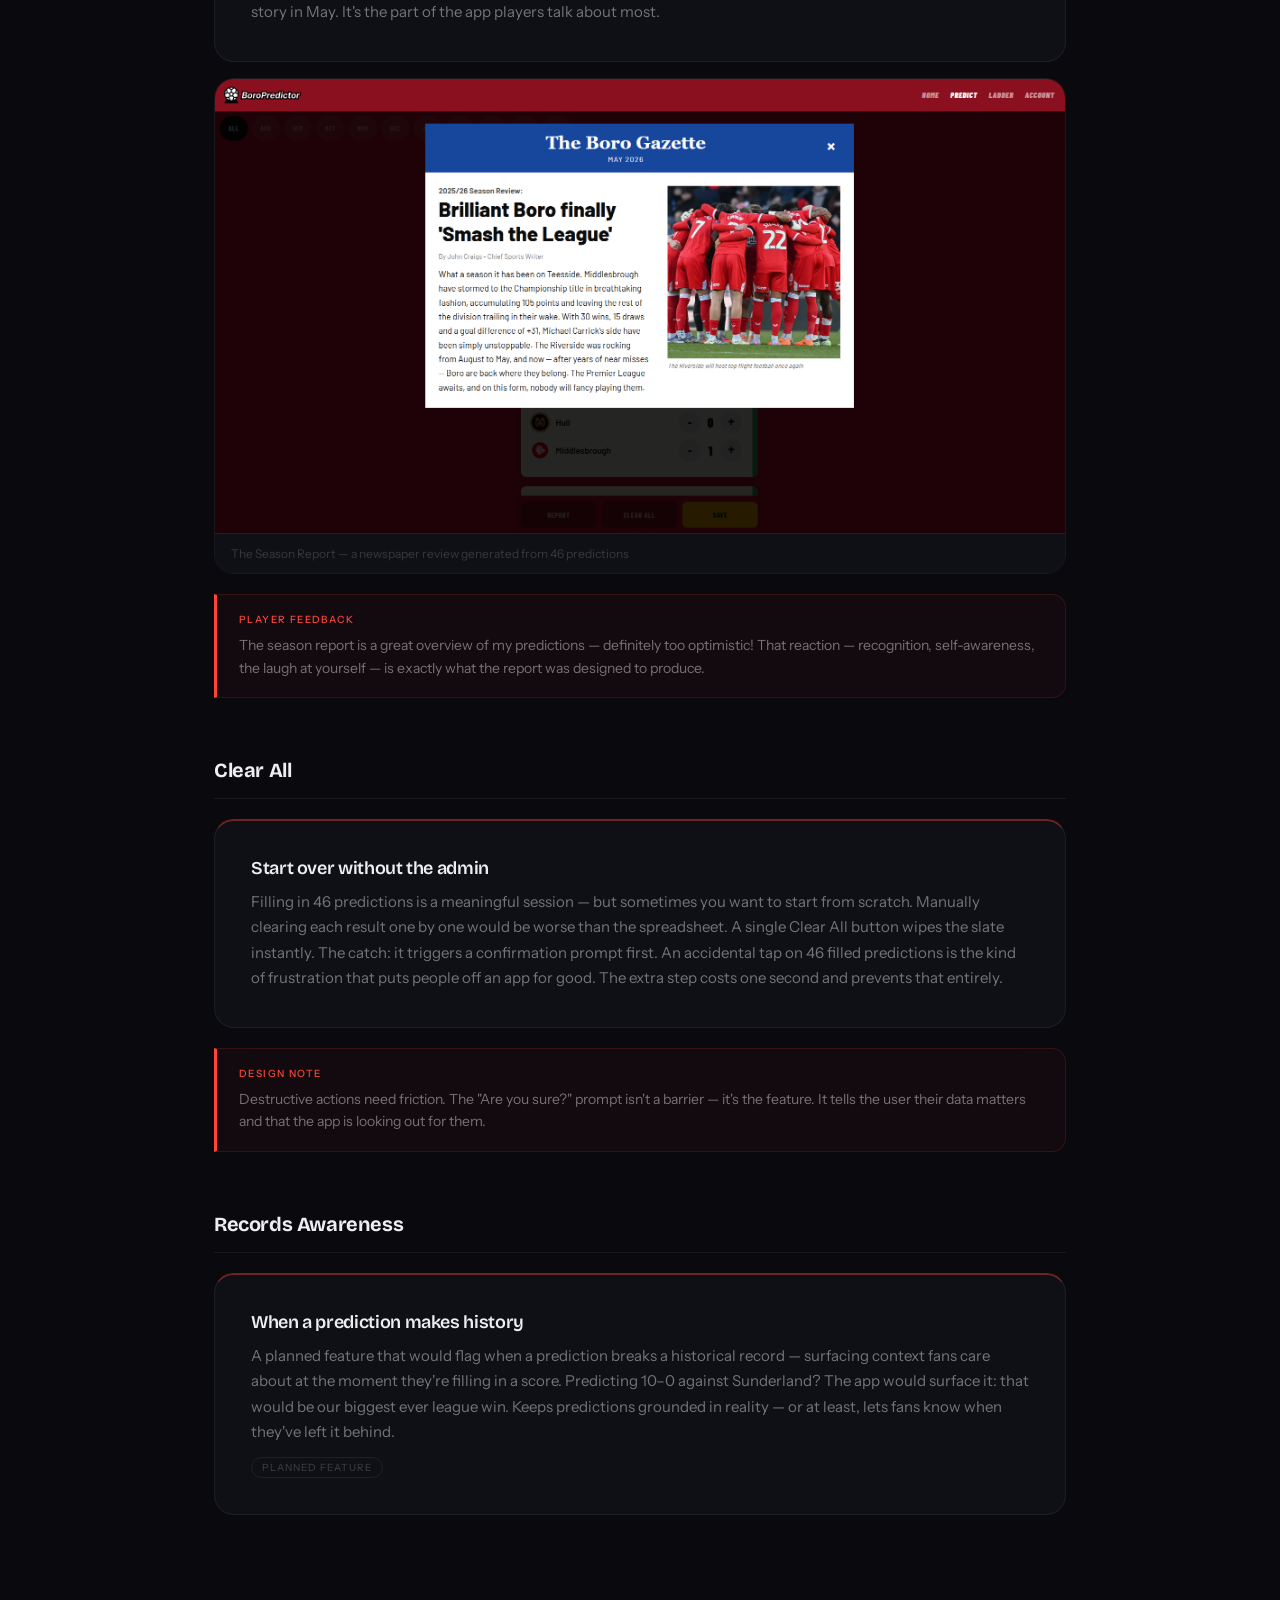
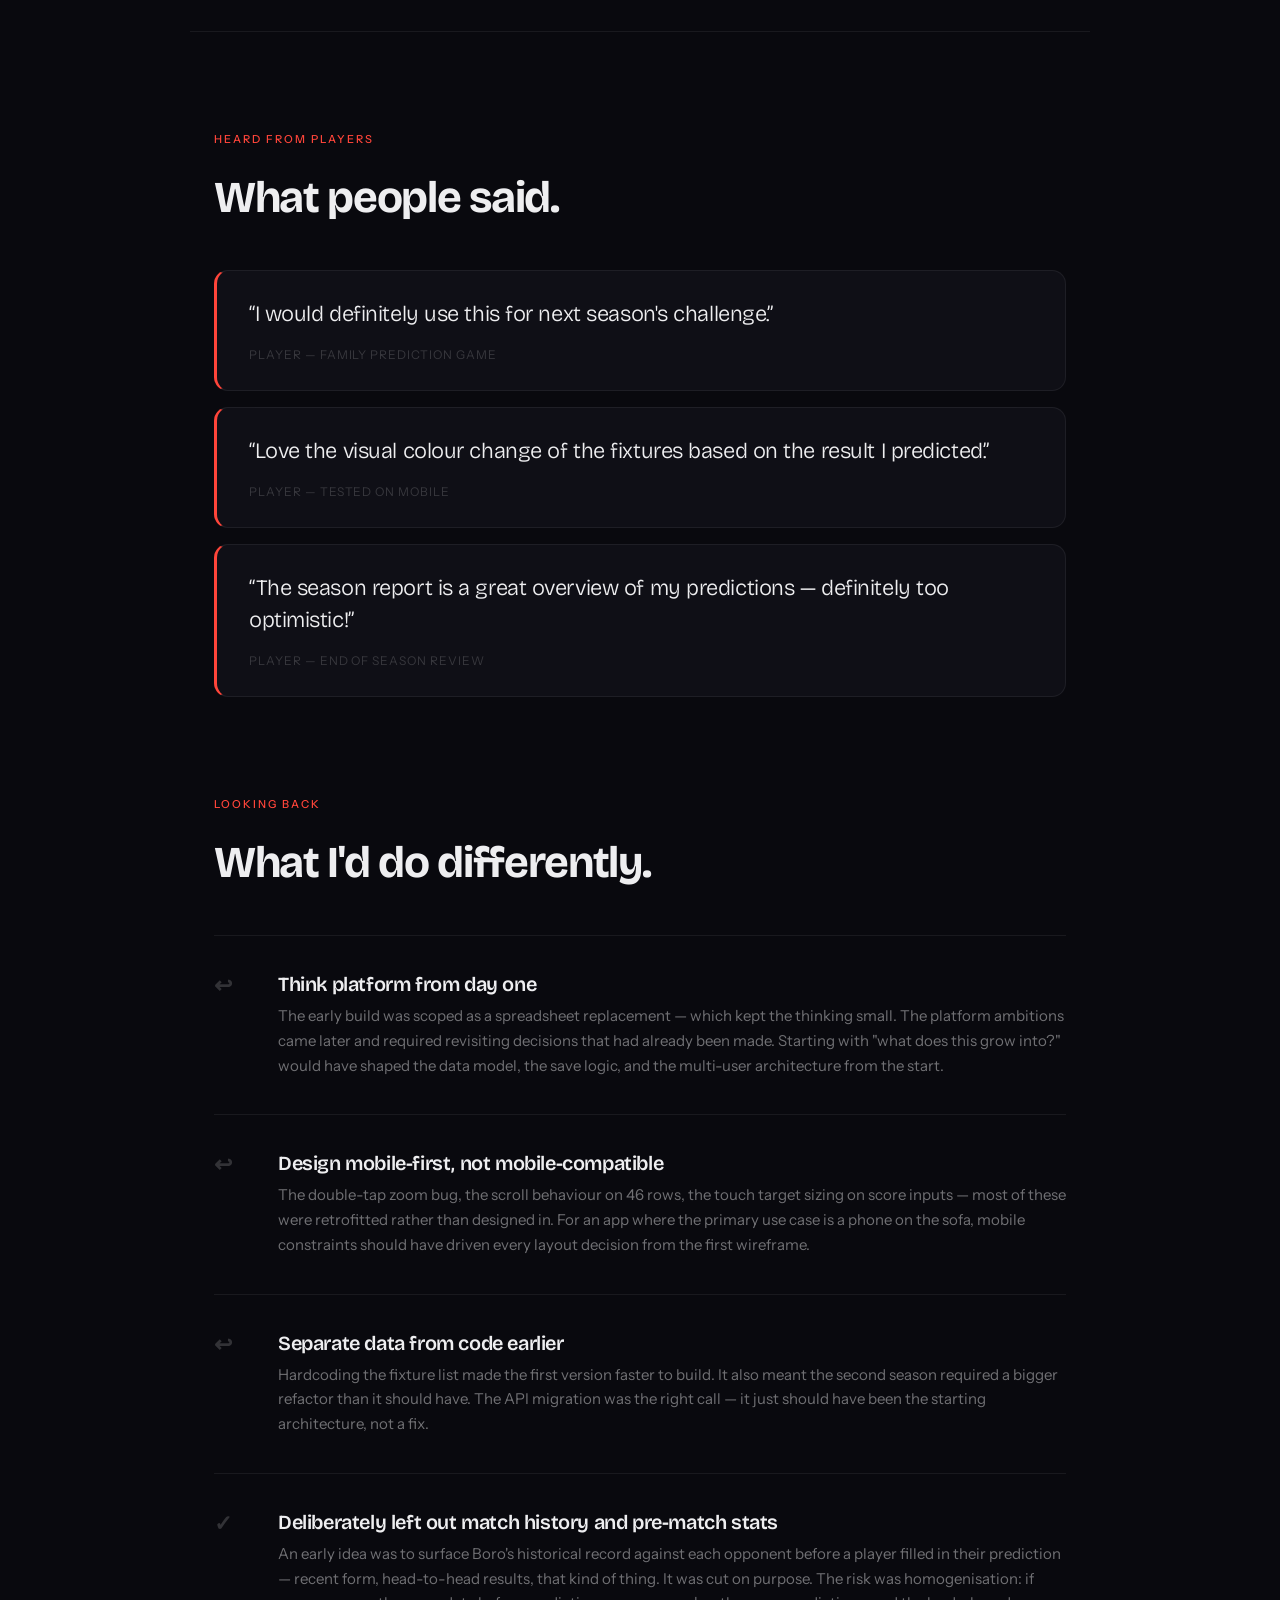
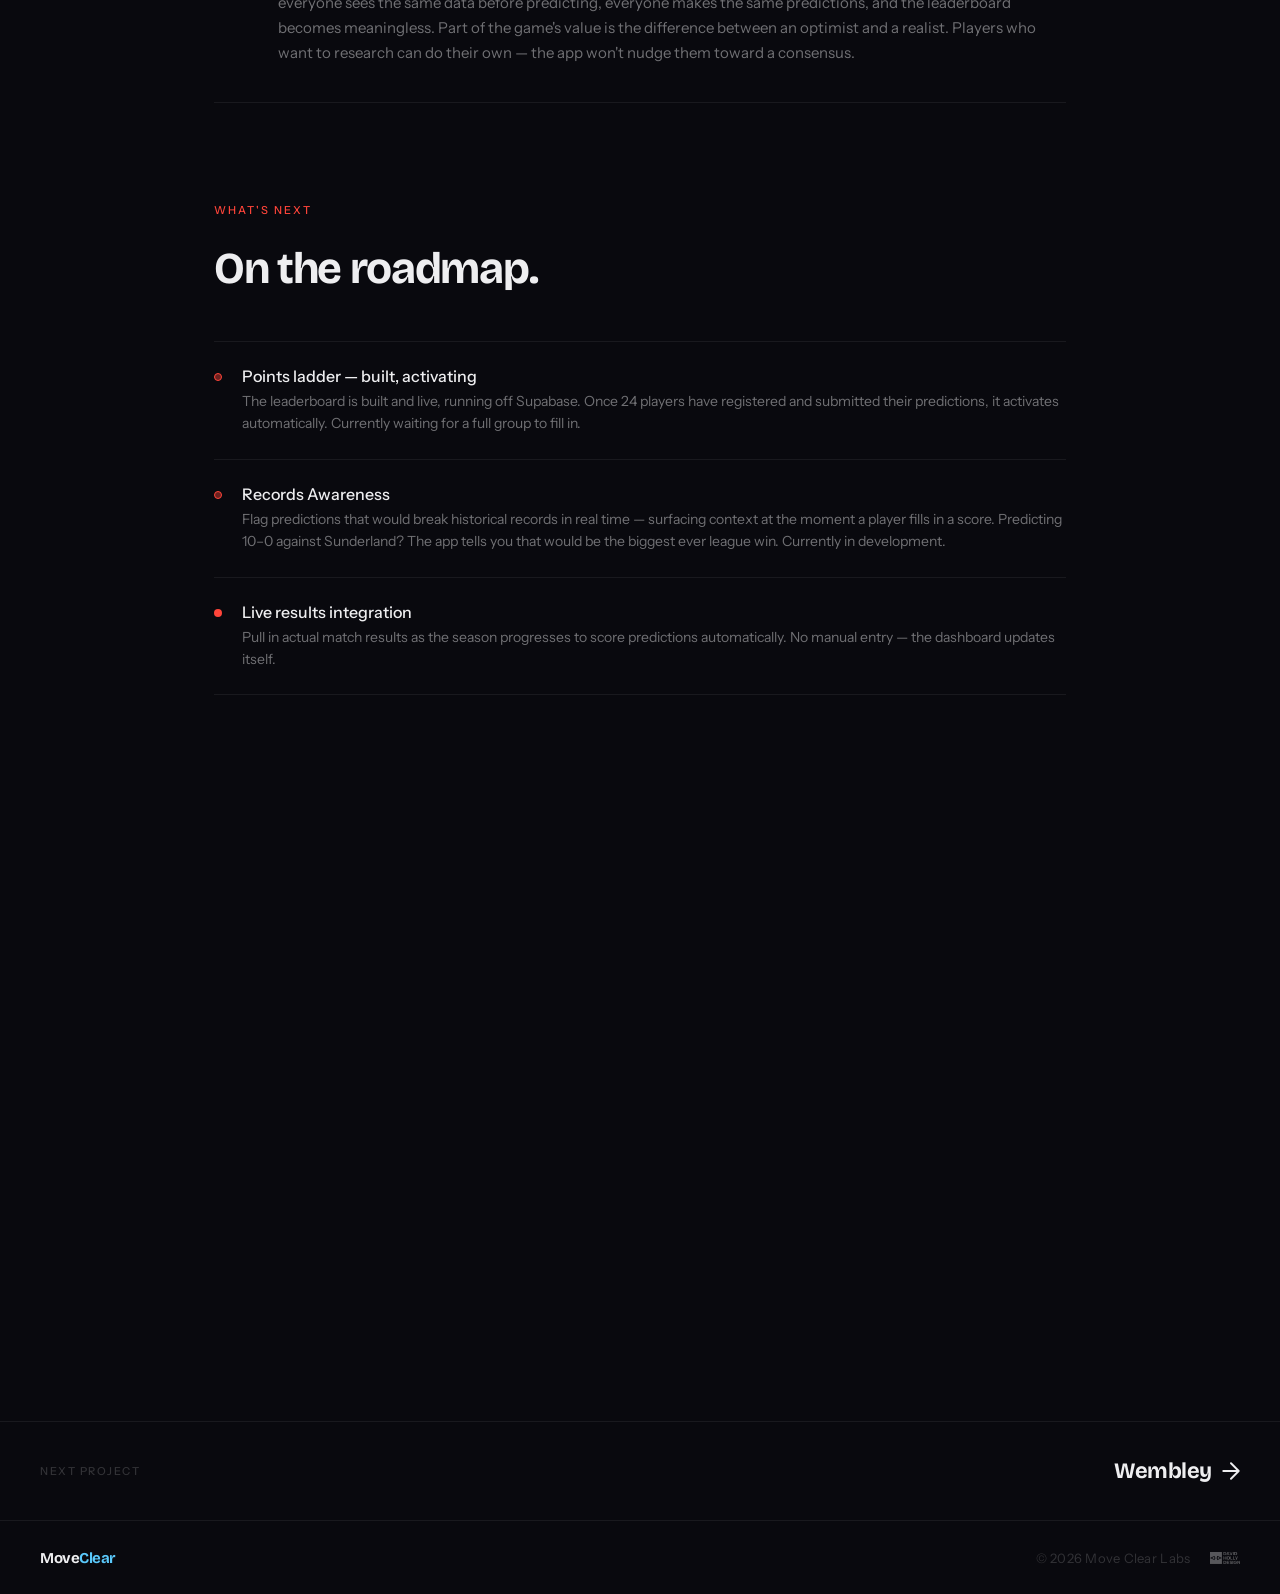
<file: moveclear-predictor.html>
<!DOCTYPE html>
<html lang="en">
<head>
  <meta charset="UTF-8">
  <meta name="viewport" content="width=device-width, initial-scale=1.0">
  <title>Boro Predictor — Move Clear</title>
  <!-- Open Graph -->
  <meta property="og:type" content="website">
  <meta property="og:site_name" content="Move Clear">
  <meta property="og:title" content="Boro Predictor — Move Clear">
  <meta property="og:description" content="Commit your Middlesbrough season predictions before a ball is kicked. Boro Predictor holds you honest all season.">
  <meta property="og:url" content="https://d4vidholly.github.io/moveclear/moveclear-predictor.html">
  <meta property="og:image" content="https://d4vidholly.github.io/moveclear/moveclear_social.png">
  <meta property="og:image:width" content="1280">
  <meta property="og:image:height" content="640">
  <!-- Twitter Card -->
  <meta name="twitter:card" content="summary_large_image">
  <meta name="twitter:title" content="Boro Predictor — Move Clear">
  <meta name="twitter:description" content="Commit your Middlesbrough season predictions before a ball is kicked. Boro Predictor holds you honest all season.">
  <meta name="twitter:image" content="https://d4vidholly.github.io/moveclear/moveclear_social.png">
  <link rel="preconnect" href="https://fonts.googleapis.com">
  <link rel="preconnect" href="https://fonts.gstatic.com" crossorigin>
  <link href="https://fonts.googleapis.com/css2?family=Bricolage+Grotesque:opsz,wght@12..96,200..800&family=Instrument+Sans:wght@400;500&display=swap" rel="stylesheet">
  <link rel="stylesheet" href="shared.css">
  <style>
    :root { --accent: #FF453A; --accent-rgb: 255,69,58; }

    /* Predictor CTA button: light text on red */
    .cta-btn { color: #EEEEF0; }

    /* Process flow */
    .process-flow { margin-top: 40px; }
    .flow-steps { display: flex; align-items: flex-start; gap: 0; flex-wrap: wrap; }
    .flow-step { flex: 1; min-width: 120px; display: flex; flex-direction: column; align-items: center; text-align: center; padding: 0 8px; }
    .flow-node { width: 34px; height: 34px; border-radius: 50%; background: var(--bg-card); border: 1px solid var(--border); display: flex; align-items: center; justify-content: center; font-family: 'Bricolage Grotesque', sans-serif; font-size: 13px; font-weight: 700; color: var(--text-muted); margin-bottom: 10px; flex-shrink: 0; }
    .flow-node-problem { background: rgba(var(--accent-rgb), 0.08); border-color: rgba(var(--accent-rgb), 0.35); color: var(--accent); }
    .flow-label { font-size: 12px; font-weight: 500; color: var(--text); margin-bottom: 4px; line-height: 1.3; }
    .flow-sub { font-size: 11px; color: var(--text-muted); line-height: 1.4; }
    .flow-arrow { font-size: 18px; color: var(--text-dim); margin-top: 8px; flex-shrink: 0; padding: 0 4px; align-self: flex-start; padding-top: 8px; }

    /* Problem cards */
    .problem-list { display: flex; flex-direction: column; gap: 12px; }
    .problem-item { display: grid; grid-template-columns: 44px 1fr; gap: 16px; padding: 20px 24px; background: var(--bg-card); border: 1px solid var(--border); border-radius: var(--radius); align-items: start; }
    .problem-num { font-family: 'Bricolage Grotesque', sans-serif; font-size: 32px; font-weight: 800; color: rgba(var(--accent-rgb), 0.18); line-height: 1; letter-spacing: -0.04em; }
    .problem-title { font-family: 'Bricolage Grotesque', sans-serif; font-size: 15px; font-weight: 600; letter-spacing: -0.01em; color: var(--text); margin-bottom: 6px; }
    .problem-desc { font-size: 13px; line-height: 1.65; color: var(--text-muted); }

    /* Testing */
    .testing-story { font-size: 15px; line-height: 1.7; color: var(--text-muted); margin-bottom: 32px; }

    /* Nice touches panels */
    .touch-panel { background: var(--bg-card); border: 1px solid var(--border); border-top: 2px solid rgba(var(--accent-rgb), 0.4); border-radius: var(--radius-lg); padding: 36px; margin-bottom: 16px; }
    .touch-panel-title { font-family: 'Bricolage Grotesque', sans-serif; font-size: 18px; font-weight: 600; letter-spacing: -0.02em; color: var(--text); margin-bottom: 10px; }
    .touch-panel-desc { font-size: 15px; line-height: 1.7; color: var(--text-muted); }
    .touch-panel-planned { display: inline-block; margin-top: 12px; font-size: 10px; font-weight: 500; letter-spacing: 0.1em; text-transform: uppercase; color: var(--text-dim); border: 1px solid var(--border); padding: 3px 10px; border-radius: 20px; }
  </style>
</head>
<body>

  <div class="chapter-nav" id="chapter-nav">
    <div class="chapter-nav-inner">
      <a class="chapter-nav-item" href="#s-discovery">Discovery</a>
      <a class="chapter-nav-item" href="#s-opportunity">Opportunity</a>
      <a class="chapter-nav-item" href="#s-decisions">Decisions</a>
      <a class="chapter-nav-item" href="#s-testing">Testing</a>
      <a class="chapter-nav-item" href="#s-nice-touches">Nice Touches</a>
      <a class="chapter-nav-item" href="#s-quotes">Players</a>
      <a class="chapter-nav-item" href="#s-reflections">Reflections</a>
      <a class="chapter-nav-item" href="#s-next">Roadmap</a>
    </div>
  </div>

  <nav id="nav">
    <a href="index.html" class="nav-back">
      <svg viewBox="0 0 14 14" fill="none"><path d="M13 7H1M7 13l-6-6 6-6" stroke="currentColor" stroke-width="1.5" stroke-linecap="round" stroke-linejoin="round"/></svg>
      <img src="moveclear_logo.png" alt="Move Clear" class="nav-mc-logo">
    </a>
    <a href="https://d4vidholly.github.io/Boro-Predictor/" target="_blank" rel="noopener" class="nav-cta">
      Try Boro Predictor
      <svg viewBox="0 0 14 14" fill="none"><path d="M1 7h12M7 1l6 6-6 6" stroke="currentColor" stroke-width="1.5" stroke-linecap="round" stroke-linejoin="round"/></svg>
    </a>
  </nav>

  <!-- HERO -->
  <section class="case-hero">
    <div class="hero-tags">
      <span class="tag">Sport</span>
      <span class="tag accent">Product</span>
      <span class="tag">Website</span>
      <span class="tag live">Live</span>
    </div>
    <h1 class="hero-name">Boro <span>Predictor</span></h1>
    <p class="hero-subtitle">Your season, before a ball is kicked.</p>
    <p class="hero-intro">What started as a family prediction game run on a shared Excel spreadsheet grew into something more: a mobile-first web platform for Boro fans to predict all 46 Championship fixtures, track their season, and find out what kind of fan they really are. Built from scratch — design, product, and code.</p>
    <div class="hero-meta">
      <div>
        <p class="hero-meta-label">Role</p>
        <p class="hero-meta-value">Full Stack Product Designer</p>
      </div>
      <div>
        <p class="hero-meta-label">Type</p>
        <p class="hero-meta-value">Solo / Self-initiated</p>
      </div>
      <div>
        <p class="hero-meta-label">Platform</p>
        <p class="hero-meta-value">Mobile-first web app</p>
      </div>
      <div>
        <p class="hero-meta-label">Status</p>
        <p class="hero-meta-value">Live</p>
      </div>
    </div>
    <div class="hero-divider"></div>
  </section>

  <!-- HERO IMAGE -->
  <div class="hero-image">
    <img src="predictor-assets/Screenshot%202026-05-25%20130117.png" alt="Boro Predictor — fixture list" loading="lazy">
  </div>

  <!-- DISCOVERY -->
  <section class="content-section" id="s-discovery">
    <p class="section-eyebrow reveal">Discovery</p>
    <h2 class="section-heading reveal">Where it started.</h2>
    <p class="section-intro reveal">A group of family and friends had been running a season-long prediction game for years, all managed by one person. He built the spreadsheet, entered all 46 fixtures manually, emailed it to every player before the season started, and then — when files came back blank, formatted wrong, or not at all — chased them individually to fix it. The night before predictions locked was the worst: files arriving in the wrong format, scores entered as dates, back-and-forth that ate up the evening before a ball had been kicked.</p>

    <div class="discovery-grid">
      <div class="discovery-card reveal reveal-delay-1">
        <p class="discovery-icon">📊</p>
        <p class="discovery-title">The Excel workaround</p>
        <p class="discovery-desc">The spreadsheet itself was carefully built — formula-driven, well organised. But the process around it introduced friction at every step: download, fill in, save, email back. On a desktop. Before the season started. For some players that was already one step too many.</p>
      </div>
      <div class="discovery-card reveal reveal-delay-2">
        <p class="discovery-icon">📸</p>
        <p class="discovery-title">One for the records</p>
        <p class="discovery-desc">One family member — who will not be named — wrote all their scores on paper, photographed it, and texted it through. They missed two fixtures in the process. They still beat me in the final table. The workarounds people were inventing to participate showed how much they cared about the game itself. The spreadsheet was just getting in the way.</p>
      </div>
    </div>

    <div class="process-flow reveal">
      <p class="research-eyebrow" style="margin-top:40px;margin-bottom:16px;">The old process</p>
      <div class="flow-steps">
        <div class="flow-step">
          <div class="flow-node">1</div>
          <p class="flow-label">Manager creates spreadsheet</p>
          <p class="flow-sub">46 fixtures entered manually</p>
        </div>
        <div class="flow-arrow">→</div>
        <div class="flow-step">
          <div class="flow-node">2</div>
          <p class="flow-label">Emails all players</p>
          <p class="flow-sub">File attached, instructions included</p>
        </div>
        <div class="flow-arrow">→</div>
        <div class="flow-step">
          <div class="flow-node">3</div>
          <p class="flow-label">Players download, fill in, email back</p>
          <p class="flow-sub">Desktop only. No mobile option</p>
        </div>
        <div class="flow-arrow">→</div>
        <div class="flow-step">
          <div class="flow-node flow-node-problem">!</div>
          <p class="flow-label">Errors &amp; chasing</p>
          <p class="flow-sub">Wrong formats, blank files, back-and-forth before the deadline</p>
        </div>
      </div>
      <div class="decision-callout" style="margin-top:16px;">
        <p class="decision-callout-label">The night before</p>
        <p class="decision-callout-text">Despite the friction, players were invested enough to screenshot their own predictions and go back to check them throughout the season. The appetite to play was real — the process was just getting in the way.</p>
      </div>
    </div>

    <p class="research-eyebrow reveal">What wasn't working</p>
    <div class="problem-list">
      <div class="problem-item reveal reveal-delay-1">
        <p class="problem-num">01</p>
        <div>
          <p class="problem-title">Reliance on desktop Excel</p>
          <p class="problem-desc">Participants had to download a spreadsheet, input scores, save the file, and email it back — introducing friction at every step. There was no mobile-friendly alternative, and most people only looked at their predictions a couple of times a season.</p>
        </div>
      </div>
      <div class="problem-item reveal reveal-delay-2">
        <p class="problem-num">02</p>
        <div>
          <p class="problem-title">Tech literacy gaps</p>
          <p class="problem-desc">Some participants didn't have Excel. Others accidentally formatted scores as dates, or submitted blank files, creating confusion and back-and-forth for the game manager. The tool assumed a level of comfort with spreadsheets that not everyone had.</p>
        </div>
      </div>
      <div class="problem-item reveal reveal-delay-3">
        <p class="problem-num">03</p>
        <div>
          <p class="problem-title">Numbers without a story</p>
          <p class="problem-desc">Even when it worked, the spreadsheet returned a number. It didn't tell you what kind of season you'd predicted, whether your gut matched your picks, or give you anything to feel. It was functional — and nothing more.</p>
        </div>
      </div>
    </div>
  </section>

  <!-- THE OPPORTUNITY -->
  <section class="content-section" id="s-opportunity">
    <p class="section-eyebrow reveal">The opportunity</p>
    <h2 class="section-heading reveal">What it needed to be.</h2>
    <p class="section-intro reveal">Not just a cleaner spreadsheet — a platform. One that handles the admin, opens the game to everyone regardless of their device, and turns a points tally into something a Boro fan actually wants to read.</p>
    <div class="opportunity-list">
      <div class="opportunity-item reveal reveal-delay-1">
        <p class="opportunity-icon">📱</p>
        <p class="opportunity-title">Simplify the experience</p>
        <p class="opportunity-desc">Make it easy for everyone to enter predictions — especially those with limited digital experience. No downloads, no email, no formatting issues. Works on a phone.</p>
      </div>
      <div class="opportunity-item reveal reveal-delay-2">
        <p class="opportunity-icon">⚽</p>
        <p class="opportunity-title">Add enjoyment</p>
        <p class="opportunity-desc">Move beyond spreadsheets to something more visually engaging. Some players just want it to work on their phone; others love leaning into football data and want the depth to explore it. The design had to serve both — accessible to the casual player, rewarding for the stat-head.</p>
      </div>
      <div class="opportunity-item reveal reveal-delay-3">
        <p class="opportunity-icon">📰</p>
        <p class="opportunity-title">Create value</p>
        <p class="opportunity-desc">With all predictions captured centrally, there's potential for storytelling. Turn the data into something — a leaderboard, a season narrative, a newspaper review. Something worth sharing.</p>
      </div>
      <div class="opportunity-item reveal reveal-delay-4">
        <p class="opportunity-icon">🏟️</p>
        <p class="opportunity-title">Built to grow</p>
        <p class="opportunity-desc">Manageable for a family game this season. Scaleable to a full multi-club platform in future — without needing to rebuild from scratch.</p>
      </div>
    </div>
  </section>

  <!-- WIREFRAME -->
  <div class="inline-image">
    <figure>
      <img src="predictor-assets/boro-predictor-wireframe.png" alt="Boro Predictor wireframes" loading="lazy">
      <figcaption>Early wireframes — establishing the fixture list layout and season flow</figcaption>
    </figure>
  </div>

  <!-- DECISIONS -->
  <section class="content-section" id="s-decisions">
    <p class="section-eyebrow reveal">Decisions that shaped it</p>
    <h2 class="section-heading reveal">Three things that mattered most.</h2>
    <div class="approach-list">

      <div class="approach-item reveal">
        <p class="approach-num">1</p>
        <div>
          <p class="approach-title">From tool to platform</p>
          <p class="approach-desc">The original brief was simple: replace the Excel spreadsheet. Fix the friction. But with stronger skills and a clearer view of what the game could be, the scope expanded. The app now manages the whole prediction game — locking predictions before the season starts, collecting player registrations via Supabase, tracking a leaderboard, and surfacing the dashboard that keeps Boro fans honest to their predictions as the season unfolds. That shift from admin tool to platform changed every design decision that followed.</p>
          <p class="approach-desc" style="margin-top:12px;">The locking mechanic is where the platform logic becomes concrete. Predictions lock the night before the season opener. Players are reminded through a deadline banner on the predictor page, a notification on the dashboard, and a pre-season newsletter. Locked-in status is visible on the account page. If a player doesn't submit in time, all their scores default to 0–0 — they've technically submitted, they've just not taken part. No overrides, no extensions. That firm boundary is what makes the game real.</p>
          <div class="approach-visuals">
            <figure>
              <img src="predictor-assets/predictor_early.png" alt="Early version — replaces Excel" loading="lazy">
              <figcaption>Early version — functional, close to the spreadsheet</figcaption>
            </figure>
            <figure>
              <img src="predictor-assets/Screenshot%202026-05-25%20130117.png" alt="Predictor dashboard" loading="lazy">
              <figcaption>Current version — predictions, dashboard, leaderboard</figcaption>
            </figure>
          </div>
          <div class="decision-callout">
            <p class="decision-callout-label">The decision</p>
            <p class="decision-callout-text">Replacing a spreadsheet only solves the submission problem. Building a platform solves the whole game — locking predictions at the right moment, surfacing the leaderboard, and giving fans something to check back on during the season rather than just at the start. The 0–0 default for non-submitters removes any need for admin overrides: the deadline is the deadline, and the game manager's job is done.</p>
          </div>
        </div>
      </div>

      <div class="approach-item reveal reveal-delay-1">
        <p class="approach-num">2</p>
        <div>
          <p class="approach-title">Fixture colour coding</p>
          <p class="approach-desc">With 46 fixtures displayed at once, the list risked becoming a wall of text. The solution was visual: fixture rows change colour based on the predicted result — green for a win, grey for a draw, red for a loss. At a glance, you can read the entire season without parsing a single number. A run of red in February tells a story. A green April shows belief. The colour coding became one of the most commented-on features in testing — players noticed it immediately and checked back specifically to see the overall picture their season made.</p>
          <br>
          <figure style="border-radius:var(--radius-lg);border:1px solid var(--border);overflow:hidden;">
        <img src="predictor-assets/Screenshot%202026-05-25%20130154.png" alt="Season dashboard" loading="lazy" style="width:100%;display:block;">
        <figcaption style="padding:12px 16px;font-size:12px;color:var(--text-dim);background:var(--bg-card);border-top:1px solid var(--border);">Season dashboard — upcoming fixture, points running total, prediction tracker</figcaption>
      </figure>
          <div class="decision-callout">
            <p class="decision-callout-label">The decision</p>
            <p class="decision-callout-text">46 rows of scores are data. 46 colour-coded rows are a season. Visual encoding turns the fixture list into a readable narrative — you see an optimist's season or a cautious one before you've processed a single score. It was also a deliberate departure from the spreadsheet: where Excel had conditional formatting that felt like admin, the colour here is part of the experience — immediate, emotional, yours.</p>
          </div>
        </div>
      </div>

      <div class="approach-item reveal reveal-delay-2">
        <p class="approach-num">3</p>
        <div>
          <p class="approach-title">Save state and month navigation</p>
          <p class="approach-desc">Filling in 46 fixtures is a meaningful commitment — most players do it in more than one session and come back to check their predictions a couple of times across the season. Two UX decisions followed from that: a save feature that persists predictions between sessions, and month-based navigation that lets players jump directly to August, January, or the run-in without scrolling through a full season list. Small decisions, but they changed the pace of using the app — from a one-time data entry task to something you return to.</p>
          <div class="decision-callout">
            <p class="decision-callout-label">The decision</p>
            <p class="decision-callout-text">46 fixtures isn't a form — it's a session. Save state means no one loses progress. Month toggling means a fan checking their April run-in doesn't have to scroll past August to get there.</p>
          </div>
        </div>
      </div>

    </div>
  </section>

  <!-- SCREENSHOTS -->
  <div class="image-grid reveal">
    <figure>
      <img src="predictor-assets/Screenshot%202026-05-25%20130129.png" alt="Fixture list with colour coding" loading="lazy">
      <figcaption>Colour-coded fixture list — win, draw, loss at a glance</figcaption>
    </figure>
    <figure>
      <img src="predictor-assets/Screenshot%202026-05-25%20130143.png" alt="Month navigation" loading="lazy">
      <figcaption>Month navigation — jump to any point in the season</figcaption>
    </figure>
  </div>

  <div class="section-divider"></div>

  <!-- TESTING -->
  <section class="content-section" id="s-testing">
    <p class="section-eyebrow reveal">Testing</p>
    <h2 class="section-heading reveal">What testing found.</h2>
    <p class="testing-story reveal">Testing to date has been with warm insiders — the same family group who'd been running the Excel game. Qualitative: would you use something like this, what would you add, what felt wrong? Their lived experience was the research — people who remembered photographing their old prediction sheets to check through the season, or chasing their own submission the night before the deadline. Alongside that, established prediction platforms like Super 6 provided a reference point for conventions worth keeping and conventions worth breaking. A/B testing was run on some of the card layouts to pressure-test hierarchy and scan order. The full platform hasn't been tested with cold users yet — that's the next phase.</p>
    <p class="testing-story reveal">With 46 fixtures to fill in on a phone, mobile edge cases surfaced early. The most significant was a double-tap zoom issue: tapping a score input twice caused iOS to zoom into the field, breaking the layout and requiring users to pinch back out before continuing. The fix was a CSS meta viewport adjustment and touch event handling — small to implement, but only visible through real device testing on the actual workflow of entering 46 scores in sequence.</p>
    <div class="decision-callout reveal" style="margin-bottom:40px;">
      <p class="decision-callout-label">The fix</p>
      <p class="decision-callout-text">Resolved by setting <code style="font-size:12px;background:rgba(255,255,255,0.06);padding:1px 5px;border-radius:4px;">touch-action: manipulation</code> on score inputs — disabling the double-tap zoom gesture while preserving normal tap behaviour. A one-line fix for a workflow-breaking bug that only appeared under real use conditions.</p>
    </div>
    <p class="testing-story reveal">On the data side, the original build hardcoded all 46 fixtures and team information directly into the JavaScript. It worked for one season, but updating for a new campaign meant editing the application code — the same problem the Excel workaround had created. The fix was migrating team and fixture data to an external API, fetched on page load. New season: update the data source, not the app.</p>
    <div class="decision-callout reveal">
      <p class="decision-callout-label">The decision</p>
      <p class="decision-callout-text">Hardcoded fixture data is a liability — it makes the app valid for exactly one season. Moving to an API means the application logic stays stable and a new season requires a data update, not a code change. The same principle that drove the Google Sheets decision on Wembley.</p>
    </div>
  </section>

  <div class="section-divider"></div>

  <!-- NICE TOUCHES -->
  <section class="content-section" id="s-nice-touches">
    <p class="section-eyebrow reveal">Nice touches</p>
    <h2 class="section-heading reveal">The details that make it feel real.</h2>

    <!-- Dashboard -->
    <p class="subsection-label reveal">Your season, mapped out</p>
    <p class="section-intro reveal" style="margin-top:0">The prediction form is one part of the experience. What players see after they submit is the other.</p>

    <div class="touch-panel reveal" style="margin-bottom:16px;">
      <p class="touch-panel-title">Honest to your predictions</p>
      <p class="touch-panel-desc">The dashboard puts the fan on their journey. Upcoming fixtures show what you've predicted for the next game: going to Burnley in April, you can see what you called before you even get on the coach. Players total up Boro's points to see if that matches their gut feeling for where the season is heading. Until now it was just a column of numbers in a spreadsheet. Here it's a readable timeline of the season you committed to before a ball was kicked.</p>
    </div>

    <div style="margin-bottom: 16px;">
      <figure style="border-radius:var(--radius-lg);border:1px solid var(--border);overflow:hidden;">
        <img src="predictor-assets/Screenshot%202026-05-25%20130154.png" alt="Season dashboard" loading="lazy" style="width:100%;display:block;">
        <figcaption style="padding:12px 16px;font-size:12px;color:var(--text-dim);background:var(--bg-card);border-top:1px solid var(--border);">Season dashboard — upcoming fixture, points running total, prediction tracker</figcaption>
      </figure>
    </div>

    <!-- End of Season Report -->
    <div class="subsection-spacer"></div>
    <p class="subsection-label reveal">The Season Report</p>

    <div class="touch-panel reveal" style="margin-bottom:16px;">
      <p class="touch-panel-title">A newspaper review of your predictions</p>
      <p class="touch-panel-desc">Local journalism is huge for clubs like Boro — match reports, season reviews, the kind of writing that speaks directly to the fanbase. I wanted to create something that combined the two. The Season Report reads all 46 predictions, calculates the points outcome, and generates a newspaper-style review written in that voice. Predict a title charge and you'll see <em>Smashed The League</em> headlines. Sit on the apprehensive side and you'll read about tears in the stands and brave lower-mid-table battles. The same predictions, made in August, come back as a story in May. It's the part of the app players talk about most.</p>
    </div>

    <div style="margin-bottom:16px;">
      <figure style="border-radius:var(--radius-lg);border:1px solid var(--border);overflow:hidden;">
        <img src="predictor-assets/Screenshot%202026-05-25%20130256.png" alt="End of season newspaper report" loading="lazy" style="width:100%;display:block;">
        <figcaption style="padding:12px 16px;font-size:12px;color:var(--text-dim);background:var(--bg-card);border-top:1px solid var(--border);">The Season Report — a newspaper review generated from 46 predictions</figcaption>
      </figure>
    </div>

    <div class="decision-callout reveal" style="margin-bottom: 16px;">
      <p class="decision-callout-label">Player feedback</p>
      <p class="decision-callout-text">The season report is a great overview of my predictions — definitely too optimistic! That reaction — recognition, self-awareness, the laugh at yourself — is exactly what the report was designed to produce.</p>
    </div>

    <!-- Clear All -->
    <div class="subsection-spacer"></div>
    <p class="subsection-label reveal">Clear All</p>

    <div class="touch-panel reveal" style="margin-bottom:16px;">
      <p class="touch-panel-title">Start over without the admin</p>
      <p class="touch-panel-desc">Filling in 46 predictions is a meaningful session — but sometimes you want to start from scratch. Manually clearing each result one by one would be worse than the spreadsheet. A single Clear All button wipes the slate instantly. The catch: it triggers a confirmation prompt first. An accidental tap on 46 filled predictions is the kind of frustration that puts people off an app for good. The extra step costs one second and prevents that entirely.</p>
    </div>

    <div class="decision-callout reveal" style="margin-bottom:0;">
      <p class="decision-callout-label">Design note</p>
      <p class="decision-callout-text">Destructive actions need friction. The "Are you sure?" prompt isn't a barrier — it's the feature. It tells the user their data matters and that the app is looking out for them.</p>
    </div>

    <!-- Records Awareness -->
    <div class="subsection-spacer"></div>
    <p class="subsection-label reveal">Records Awareness</p>

    <div class="touch-panel reveal">
      <p class="touch-panel-title">When a prediction makes history</p>
      <p class="touch-panel-desc">A planned feature that would flag when a prediction breaks a historical record — surfacing context fans care about at the moment they're filling in a score. Predicting 10–0 against Sunderland? The app would surface it: that would be our biggest ever league win. Keeps predictions grounded in reality — or at least, lets fans know when they've left it behind.</p>
      <span class="touch-panel-planned">Planned feature</span>
    </div>

  </section>

  <div class="section-divider"></div>

  <!-- QUOTES -->
  <section class="content-section" id="s-quotes">
    <p class="section-eyebrow reveal">Heard from players</p>
    <h2 class="section-heading reveal">What people said.</h2>
    <div class="quotes-list">
      <div class="quote-block reveal reveal-delay-1">
        <p class="quote-text">I would definitely use this for next season's challenge.</p>
        <p class="quote-author">Player — family prediction game</p>
      </div>
      <div class="quote-block reveal reveal-delay-2">
        <p class="quote-text">Love the visual colour change of the fixtures based on the result I predicted.</p>
        <p class="quote-author">Player — tested on mobile</p>
      </div>
      <div class="quote-block reveal reveal-delay-3">
        <p class="quote-text">The season report is a great overview of my predictions — definitely too optimistic!</p>
        <p class="quote-author">Player — end of season review</p>
      </div>
    </div>
  </section>

  <!-- REFLECTIONS -->
  <section class="content-section" id="s-reflections">
    <p class="section-eyebrow reveal">Looking back</p>
    <h2 class="section-heading reveal">What I'd do differently.</h2>
    <div class="reflection-list">
      <div class="reflection-item reveal">
        <p class="reflection-marker">↩</p>
        <div>
          <p class="reflection-title">Think platform from day one</p>
          <p class="reflection-desc">The early build was scoped as a spreadsheet replacement — which kept the thinking small. The platform ambitions came later and required revisiting decisions that had already been made. Starting with "what does this grow into?" would have shaped the data model, the save logic, and the multi-user architecture from the start.</p>
        </div>
      </div>
      <div class="reflection-item reveal reveal-delay-1">
        <p class="reflection-marker">↩</p>
        <div>
          <p class="reflection-title">Design mobile-first, not mobile-compatible</p>
          <p class="reflection-desc">The double-tap zoom bug, the scroll behaviour on 46 rows, the touch target sizing on score inputs — most of these were retrofitted rather than designed in. For an app where the primary use case is a phone on the sofa, mobile constraints should have driven every layout decision from the first wireframe.</p>
        </div>
      </div>
      <div class="reflection-item reveal reveal-delay-2">
        <p class="reflection-marker">↩</p>
        <div>
          <p class="reflection-title">Separate data from code earlier</p>
          <p class="reflection-desc">Hardcoding the fixture list made the first version faster to build. It also meant the second season required a bigger refactor than it should have. The API migration was the right call — it just should have been the starting architecture, not a fix.</p>
        </div>
      </div>
      <div class="reflection-item reveal reveal-delay-3">
        <p class="reflection-marker">✓</p>
        <div>
          <p class="reflection-title">Deliberately left out match history and pre-match stats</p>
          <p class="reflection-desc">An early idea was to surface Boro's historical record against each opponent before a player filled in their prediction — recent form, head-to-head results, that kind of thing. It was cut on purpose. The risk was homogenisation: if everyone sees the same data before predicting, everyone makes the same predictions, and the leaderboard becomes meaningless. Part of the game's value is the difference between an optimist and a realist. Players who want to research can do their own — the app won't nudge them toward a consensus.</p>
        </div>
      </div>
    </div>
  </section>

  <!-- NEXT STEPS -->
  <section class="content-section" id="s-next">
    <p class="section-eyebrow reveal">What's next</p>
    <h2 class="section-heading reveal">On the roadmap.</h2>
    <div class="next-steps">
      <div class="next-step reveal reveal-delay-1">
        <div class="step-dot wip"></div>
        <div>
          <p class="step-title">Points ladder — built, activating</p>
          <p class="step-desc">The leaderboard is built and live, running off Supabase. Once 24 players have registered and submitted their predictions, it activates automatically. Currently waiting for a full group to fill in.</p>
        </div>
      </div>
      <div class="next-step reveal reveal-delay-2">
        <div class="step-dot wip"></div>
        <div>
          <p class="step-title">Records Awareness</p>
          <p class="step-desc">Flag predictions that would break historical records in real time — surfacing context at the moment a player fills in a score. Predicting 10–0 against Sunderland? The app tells you that would be the biggest ever league win. Currently in development.</p>
        </div>
      </div>
      <div class="next-step reveal reveal-delay-3">
        <div class="step-dot"></div>
        <div>
          <p class="step-title">Live results integration</p>
          <p class="step-desc">Pull in actual match results as the season progresses to score predictions automatically. No manual entry — the dashboard updates itself.</p>
        </div>
      </div>
      <div class="next-step reveal reveal-delay-4">
        <div class="step-dot"></div>
        <div>
          <p class="step-title">LLM-generated season report</p>
          <p class="step-desc">The current Season Report uses six predetermined narrative tiers based on total points. A future version could pass the full prediction set to a language model and generate a genuinely custom piece — a different story for every player, every season. Probably not worth building until the core platform has more users, but the intent is there.</p>
        </div>
      </div>
      <div class="next-step reveal">
        <div class="step-dot"></div>
        <div>
          <p class="step-title">Other clubs</p>
          <p class="step-desc">Extend the platform beyond Boro — so any Championship or Premier League fan can commit to their season before a ball is kicked.</p>
        </div>
      </div>
    </div>
  </section>

  <!-- CTA -->
  <section class="case-cta">
    <h2 class="cta-heading reveal">Make your move before the season starts.</h2>
    <p class="cta-sub reveal reveal-delay-1">Predict every Boro fixture. Lock them in. Then see how right you were.</p>
    <a href="https://d4vidholly.github.io/Boro-Predictor/" target="_blank" rel="noopener" class="cta-btn reveal reveal-delay-2">
      Try Boro Predictor
      <svg viewBox="0 0 14 14" fill="none"><path d="M1 7h12M7 1l6 6-6 6" stroke="currentColor" stroke-width="1.5" stroke-linecap="round" stroke-linejoin="round"/></svg>
    </a>
  </section>

  <div class="next-project">
    <span class="next-project-label">Next project</span>
    <a href="moveclear-wembley.html" class="next-project-link">
      Wembley
      <svg viewBox="0 0 14 14" fill="none"><path d="M1 7h12M7 1l6 6-6 6" stroke="currentColor" stroke-width="1.5" stroke-linecap="round" stroke-linejoin="round"/></svg>
    </a>
  </div>

  <footer>
    <span class="footer-left">Move<span class="c">Clear</span></span>
    <span class="footer-right">
      <span>&copy; 2026 Move Clear Labs</span>
      <a href="https://www.davidhollydesign.com" target="_blank" rel="noopener" class="footer-dhd-link"><img src="DHD_logo.png" alt="DHD" class="footer-dhd-logo"></a>
    </span>
  </footer>

  <script>
    const nav = document.getElementById('nav');
    window.addEventListener('scroll', () => nav.classList.toggle('scrolled', window.scrollY > 40), { passive: true });
    const observer = new IntersectionObserver(entries => {
      entries.forEach(e => { if (e.isIntersecting) { e.target.classList.add('visible'); observer.unobserve(e.target); } });
    }, { threshold: 0.1, rootMargin: '0px 0px -40px 0px' });
    document.querySelectorAll('.reveal').forEach(el => observer.observe(el));

    // Chapter nav
    const chapterNav = document.getElementById('chapter-nav');
    const chapterItems = document.querySelectorAll('.chapter-nav-item');
    const chapterSections = document.querySelectorAll('[id^="s-"]');

    // Show chapter nav once hero leaves viewport
    const heroEl = document.querySelector('.case-hero');
    if (heroEl) {
      new IntersectionObserver(entries => {
        chapterNav.classList.toggle('visible', !entries[0].isIntersecting);
      }, { threshold: 0.05 }).observe(heroEl);
    }

    // Highlight active chapter
    const chapterSpy = new IntersectionObserver(entries => {
      entries.forEach(entry => {
        if (entry.isIntersecting) {
          chapterItems.forEach(i => i.classList.remove('active'));
          const active = document.querySelector(`.chapter-nav-item[href="#${entry.target.id}"]`);
          if (active) {
            active.classList.add('active');
            const inner = active.closest('.chapter-nav-inner');
            if (inner) inner.scrollTo({ left: active.offsetLeft - inner.offsetWidth / 2 + active.offsetWidth / 2, behavior: 'smooth' });
          }
        }
      });
    }, { threshold: 0.2, rootMargin: '-15% 0px -70% 0px' });
    chapterSections.forEach(s => chapterSpy.observe(s));
  </script>

</body>
</html>
</file>
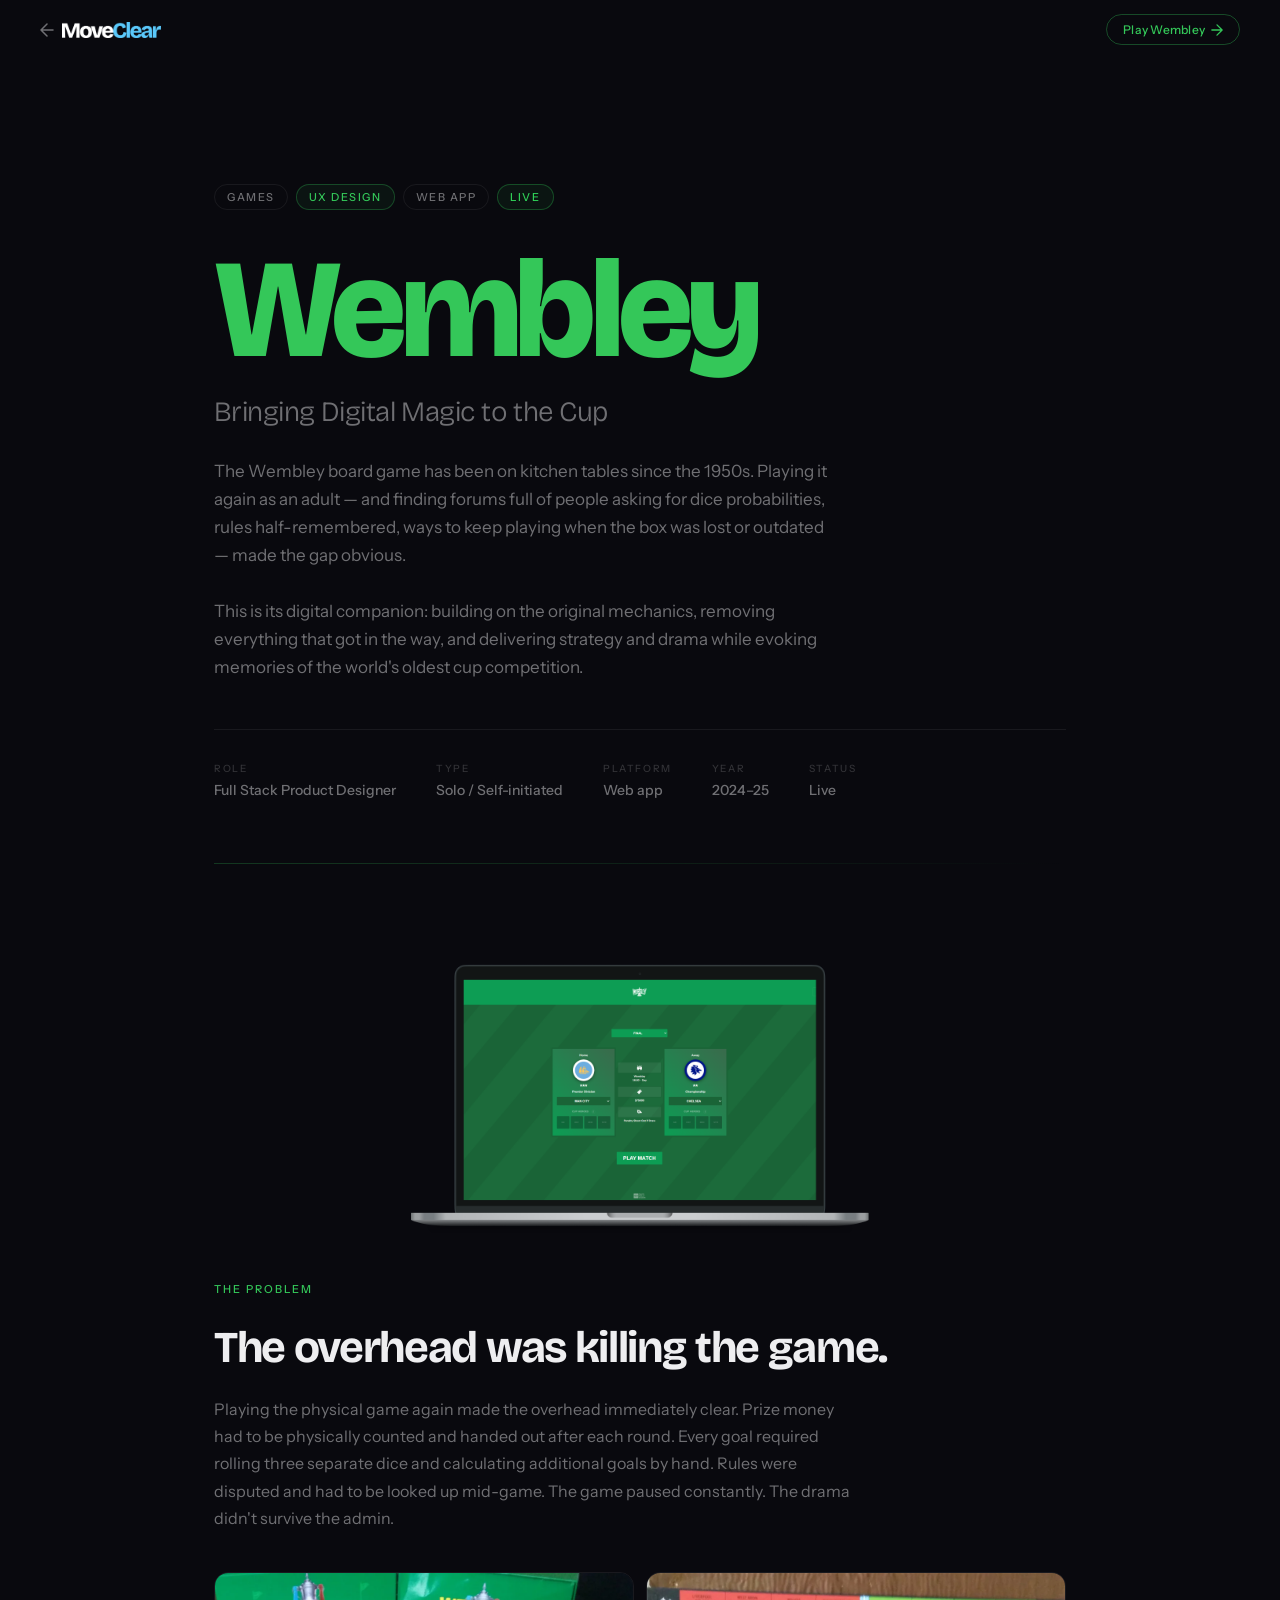
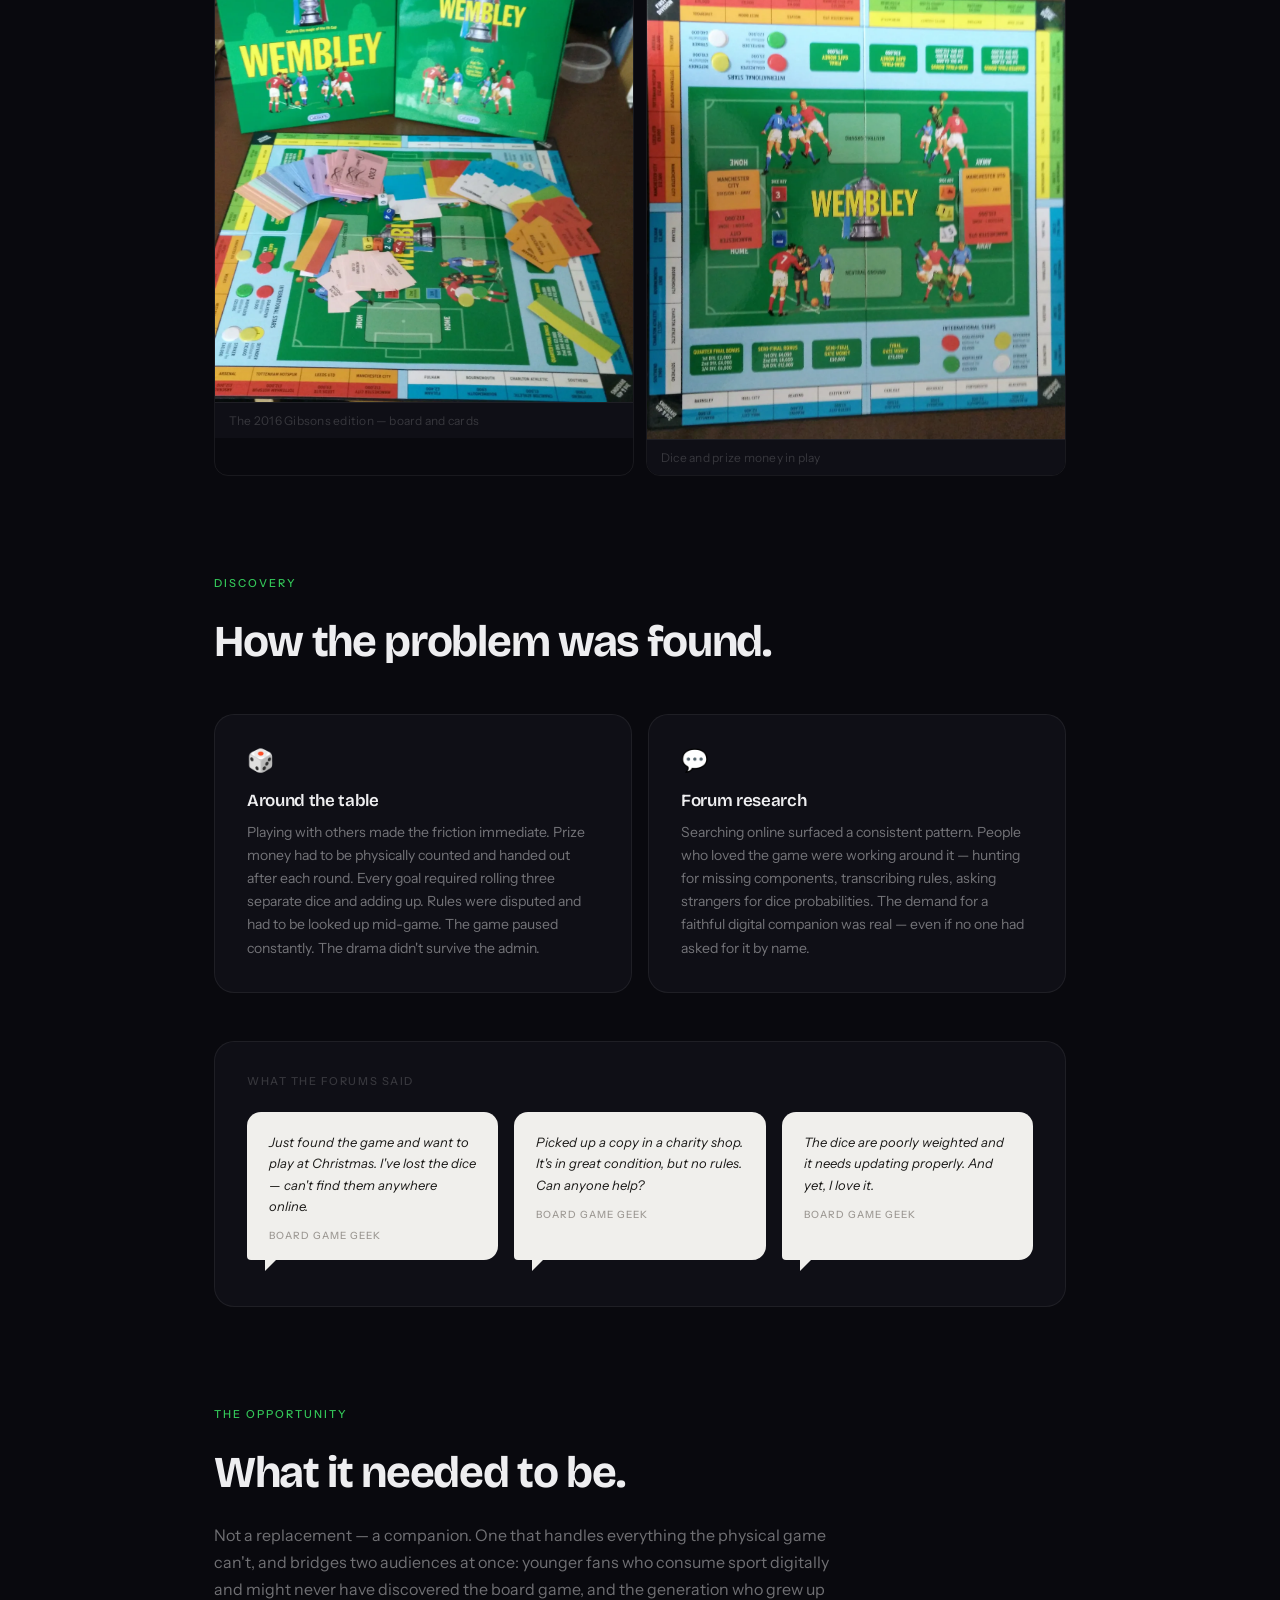
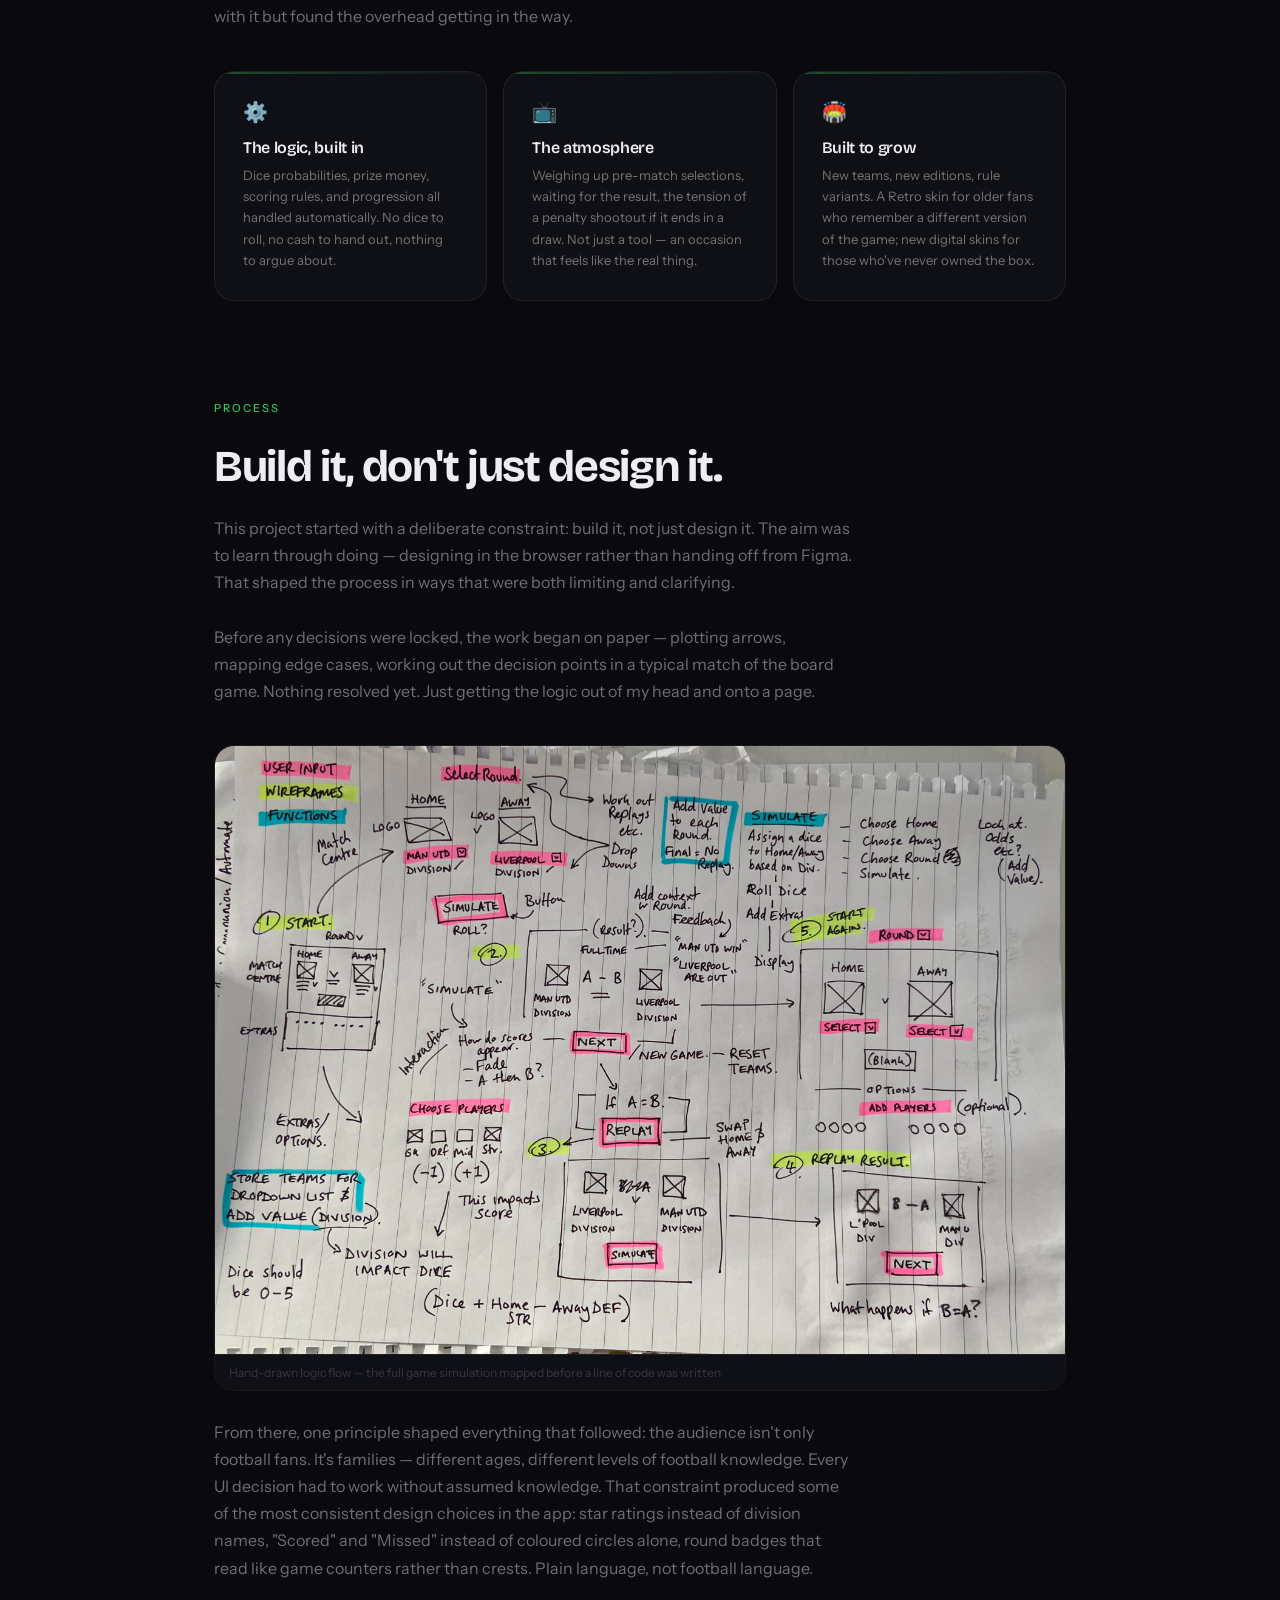
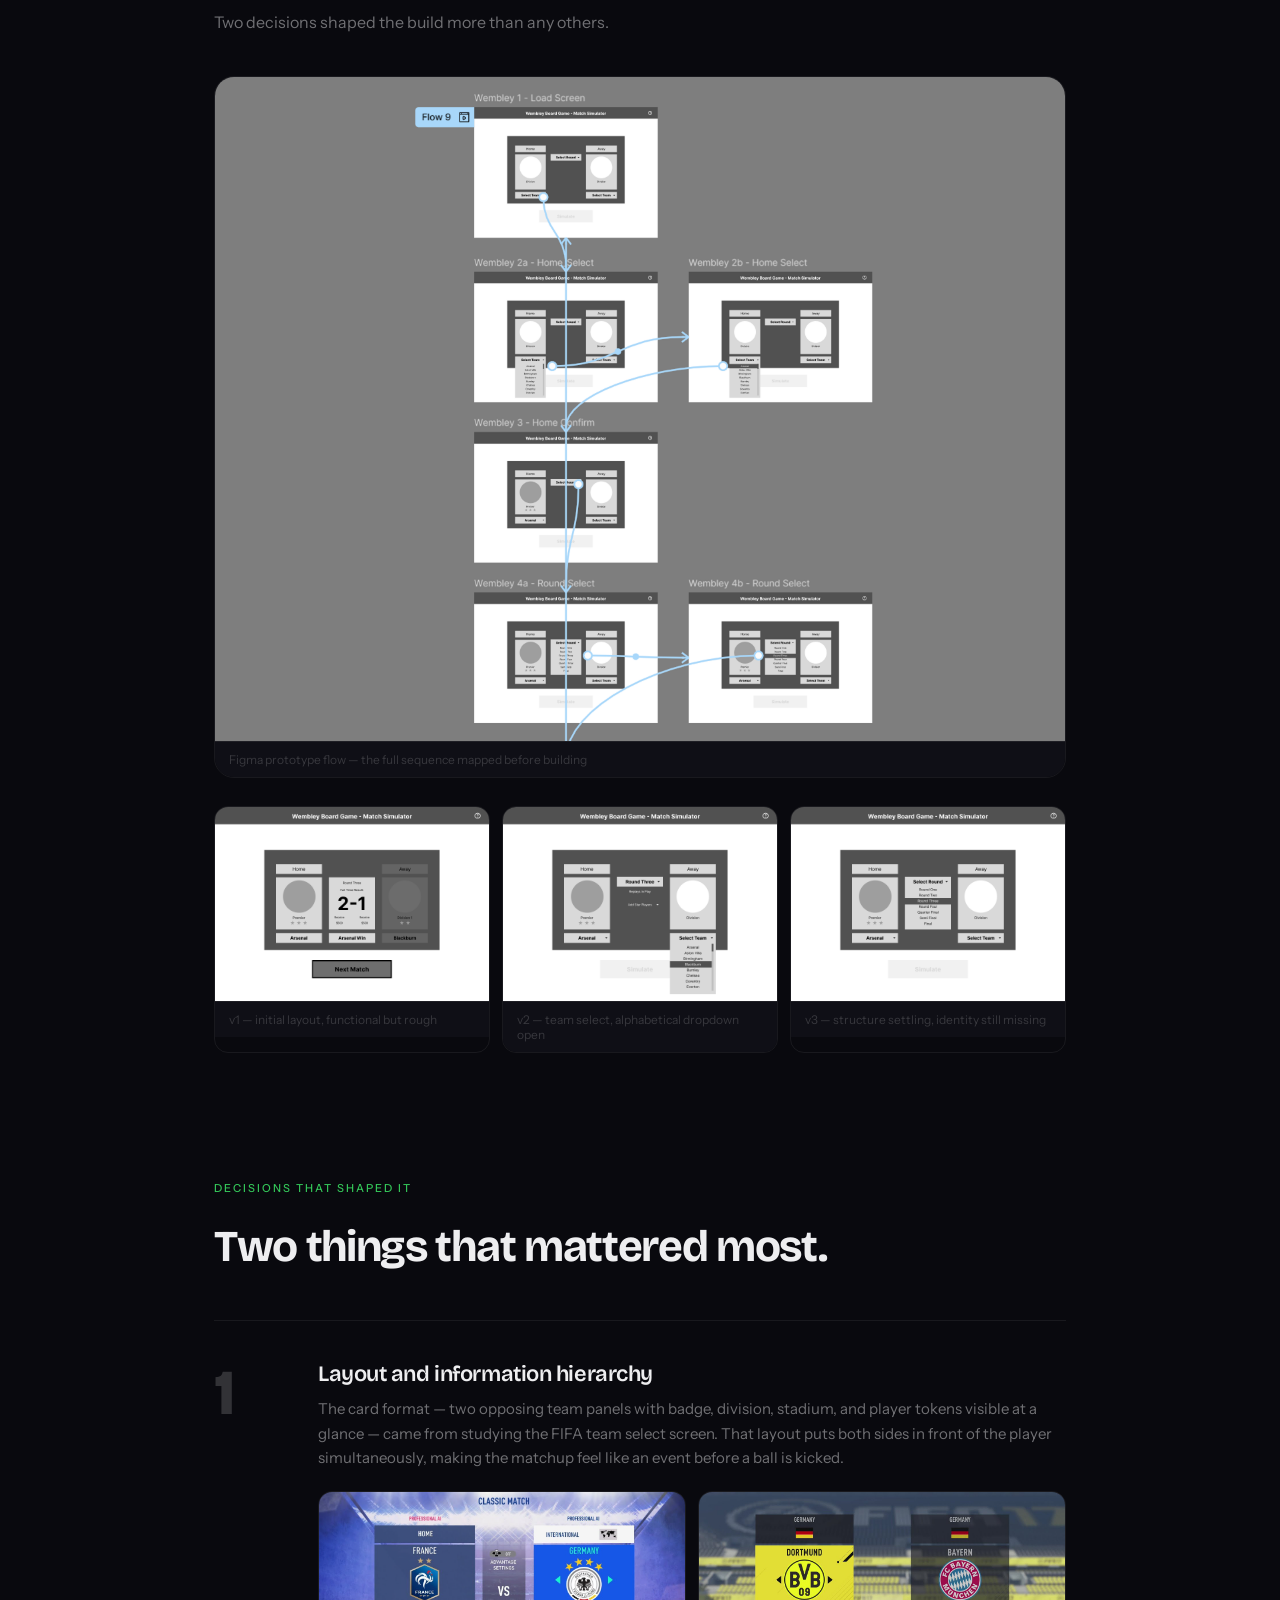
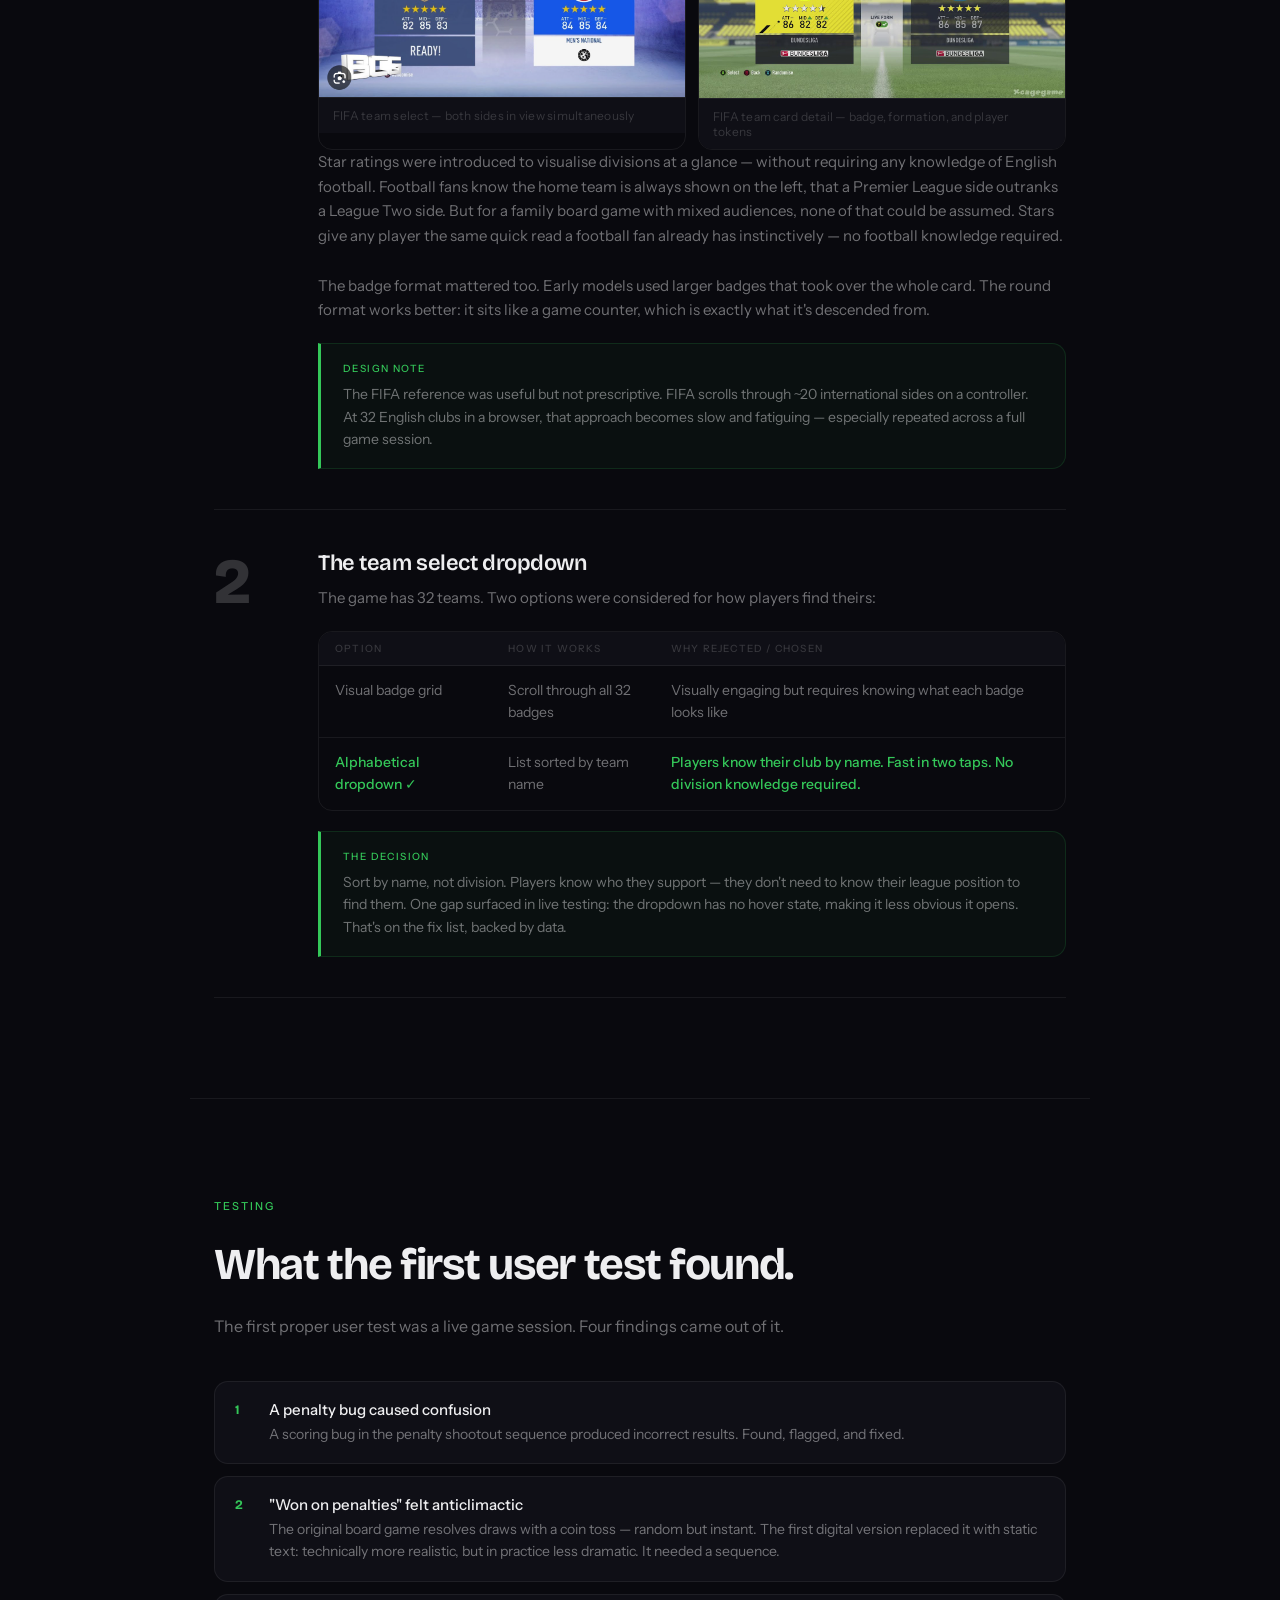
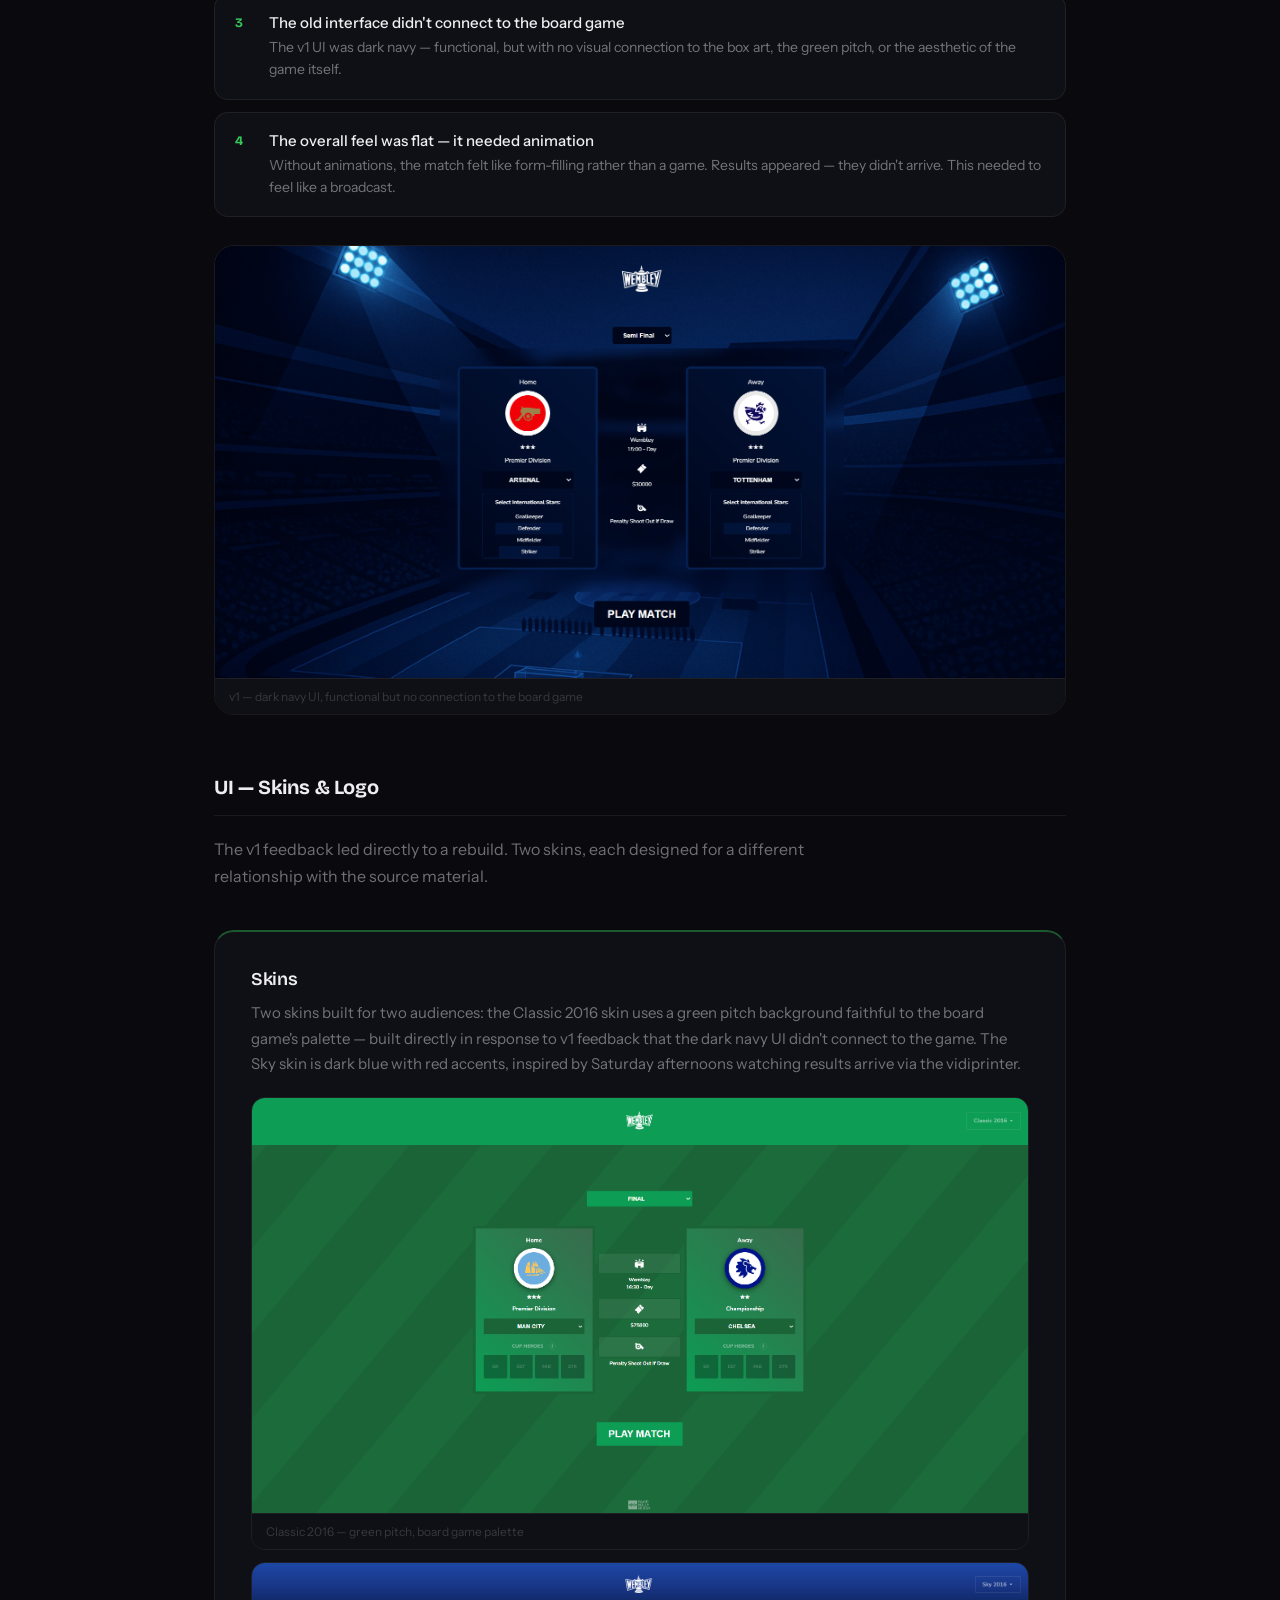
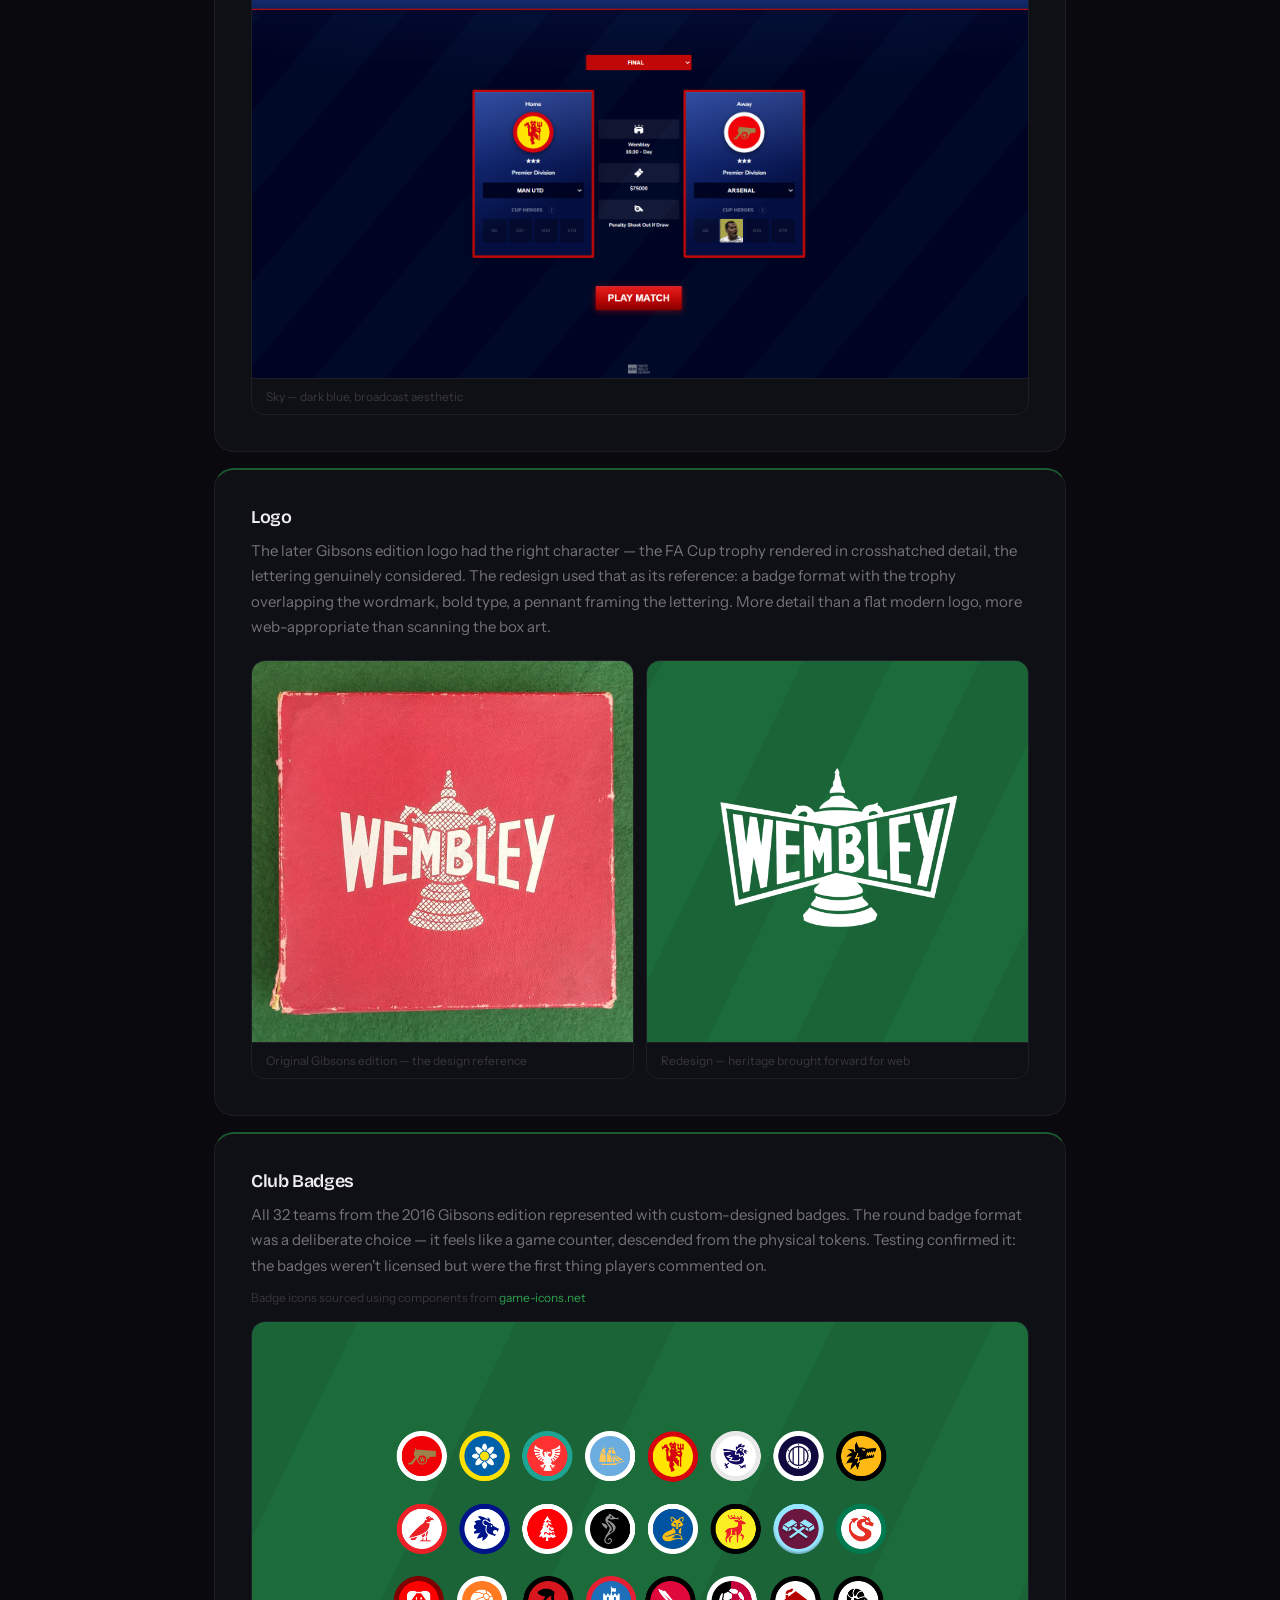
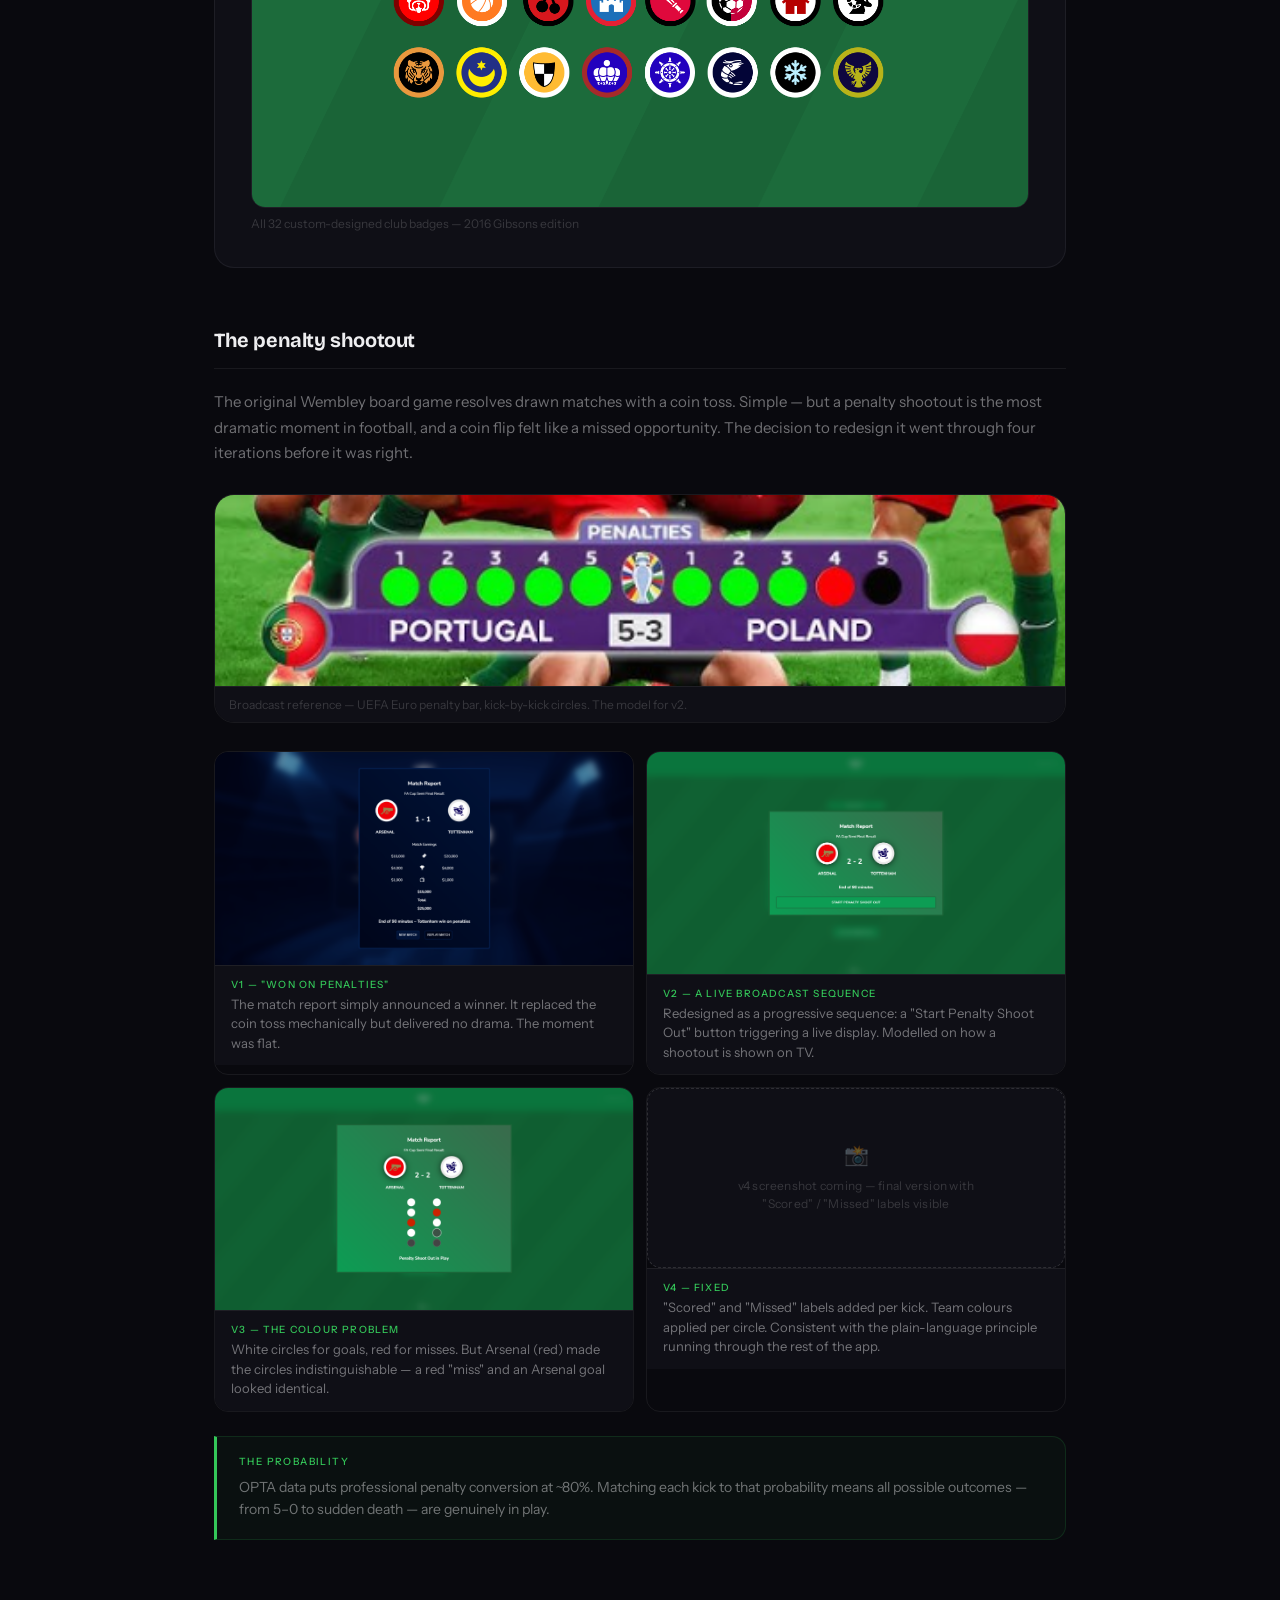
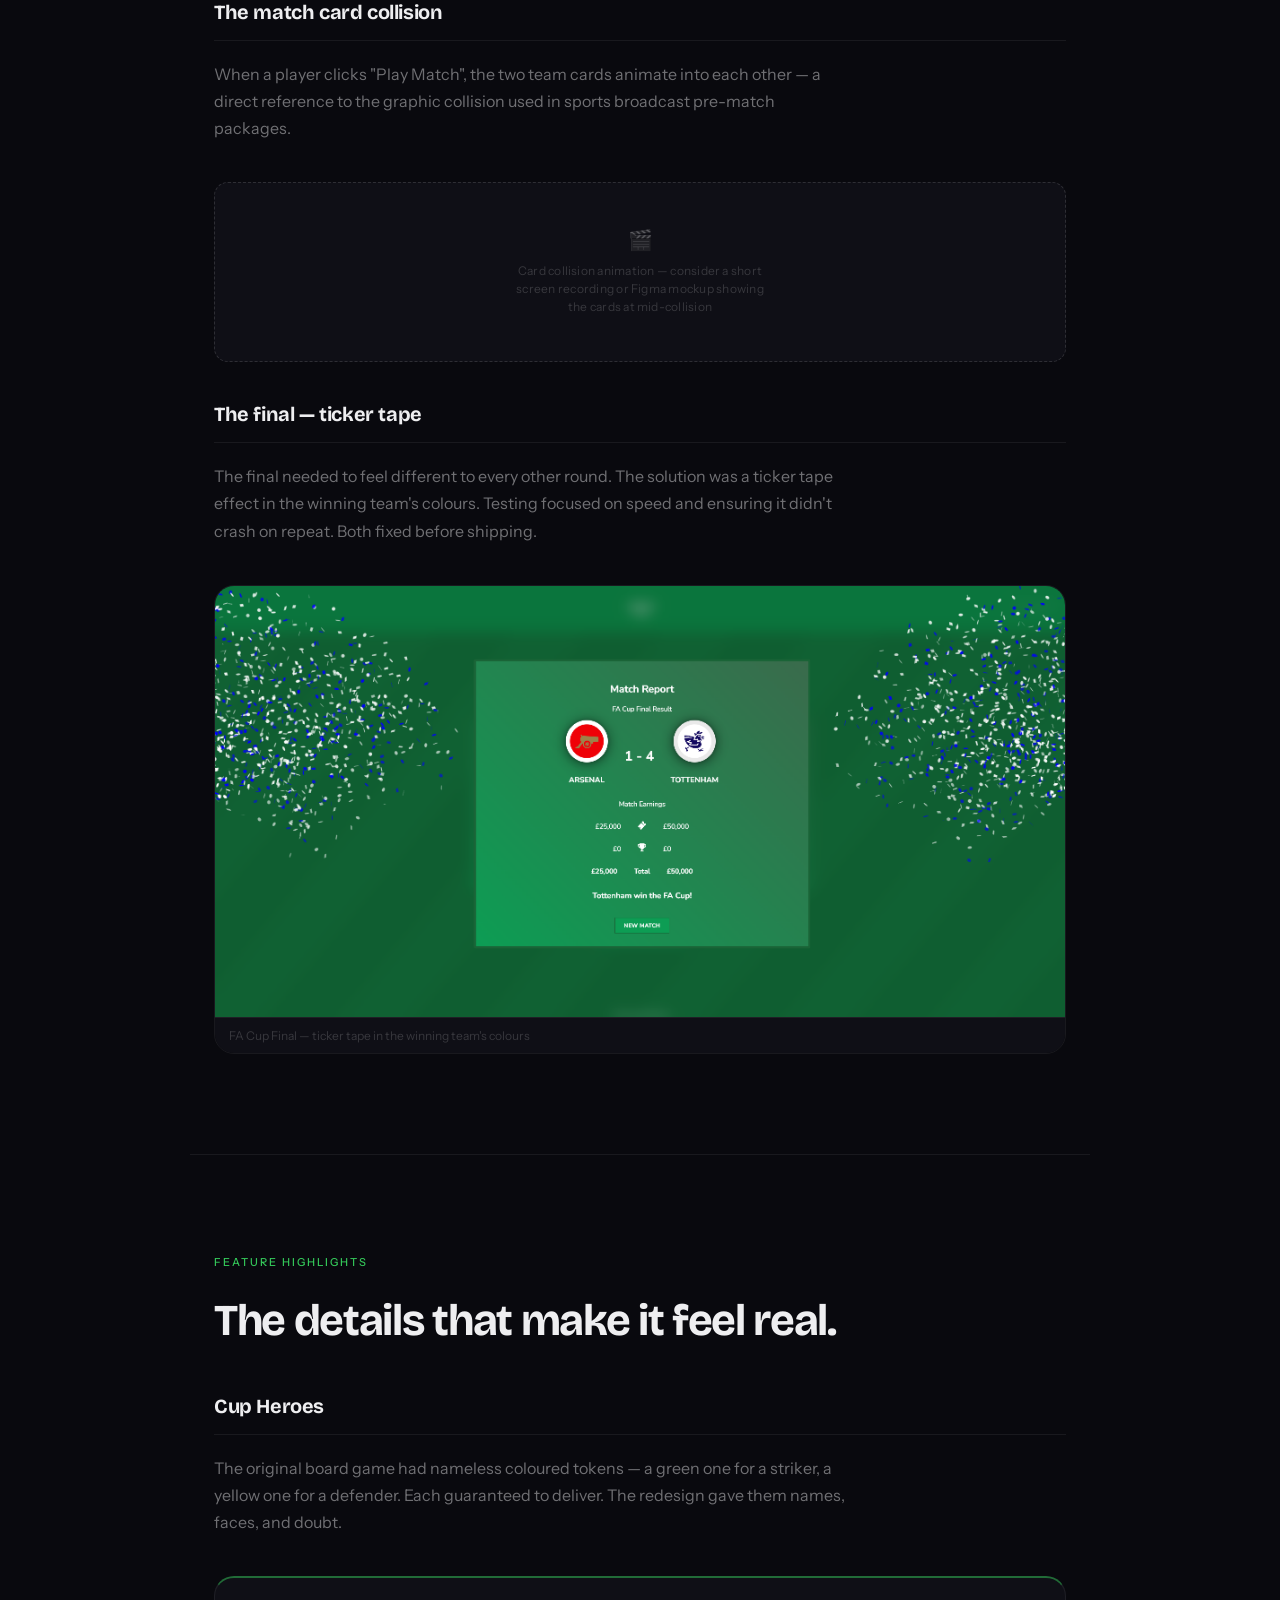
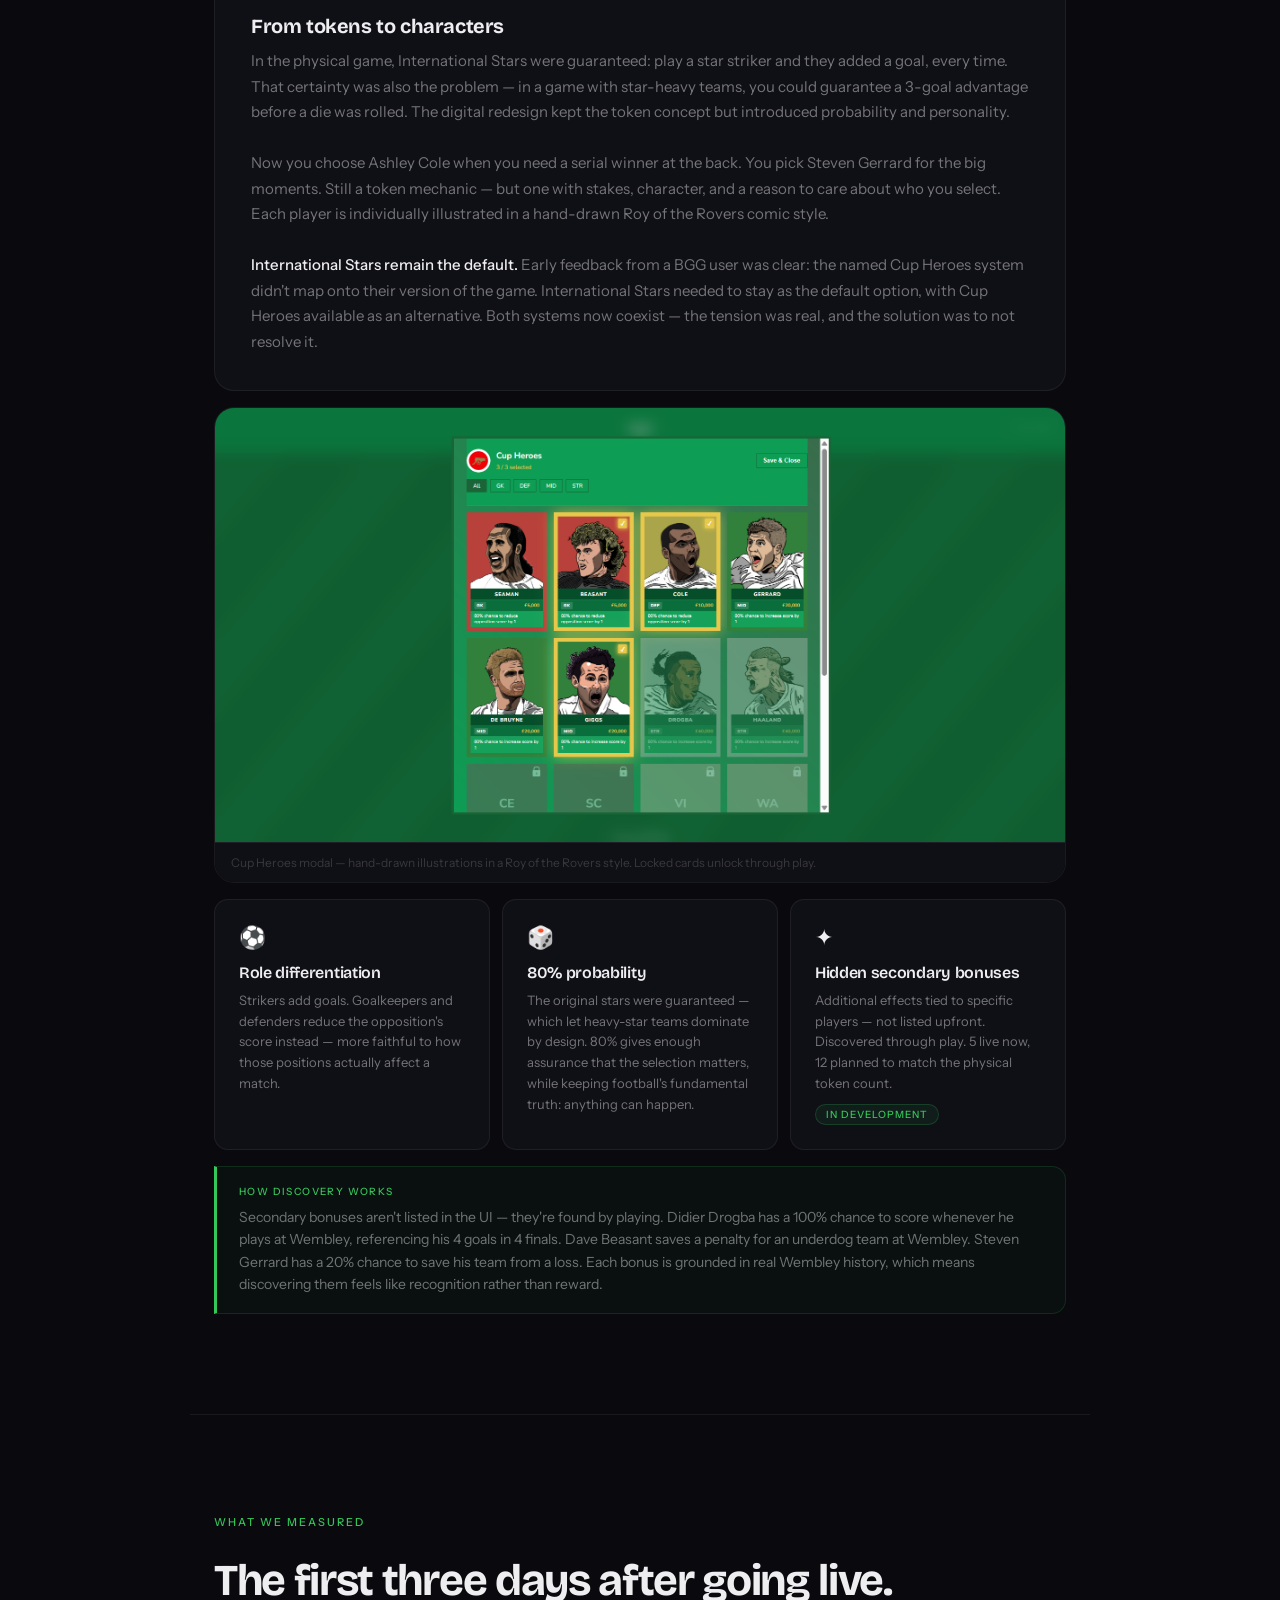
<file: moveclear-wembley.html>
<!DOCTYPE html>
<html lang="en">
<head>
  <meta charset="UTF-8">
  <meta name="viewport" content="width=device-width, initial-scale=1.0">
  <title>Wembley — Move Clear</title>
  <meta property="og:type" content="website">
  <meta property="og:site_name" content="Move Clear">
  <meta property="og:title" content="Wembley — Move Clear">
  <meta property="og:description" content="A digital companion for the Wembley FA Cup board game. Match tracking and stats for devoted fans of the beautiful game.">
  <meta property="og:url" content="https://d4vidholly.github.io/moveclear/moveclear-wembley.html">
  <meta property="og:image" content="https://d4vidholly.github.io/moveclear/moveclear_social.png">
  <meta property="og:image:width" content="1280">
  <meta property="og:image:height" content="640">
  <meta name="twitter:card" content="summary_large_image">
  <meta name="twitter:title" content="Wembley — Move Clear">
  <meta name="twitter:description" content="A digital companion for the Wembley FA Cup board game. Match tracking and stats for devoted fans of the beautiful game.">
  <meta name="twitter:image" content="https://d4vidholly.github.io/moveclear/moveclear_social.png">
  <link rel="preconnect" href="https://fonts.googleapis.com">
  <link rel="preconnect" href="https://fonts.gstatic.com" crossorigin>
  <link href="https://fonts.googleapis.com/css2?family=Bricolage+Grotesque:opsz,wght@12..96,200..800&family=Instrument+Sans:wght@400;500&display=swap" rel="stylesheet">
  <link rel="stylesheet" href="shared.css">
  <style>
    :root { --accent: #34C759; --accent-rgb: 52,199,89; }

    .hero-name { font-size: clamp(64px, 12vw, 140px); }
    .opportunity-list { grid-template-columns: repeat(3, 1fr); }
    @media (max-width: 860px) { .opportunity-list { grid-template-columns: repeat(2, 1fr); } }

    /* Hero image — smaller and borderless */
    .hero-image { max-width: 506px; }
    .hero-image img { border: none; border-radius: 0; }

    /* Inline figure within a content-section */
    .section-figure { border-radius: var(--radius-lg); border: 1px solid var(--border); overflow: hidden; margin-bottom: 28px; }
    .section-figure img { width: 100%; display: block; }
    .section-figure figcaption { padding: 10px 14px; font-size: 12px; color: var(--text-dim); background: var(--bg-card); border-top: 1px solid var(--border); }

    /* Speech bubbles */
    .speech-bubbles-wrap { background: var(--bg-card); border-radius: var(--radius-lg); border: 1px solid var(--border); padding: 32px; margin-top: 48px; }
    .speech-bubbles-label { font-size: 11px; font-weight: 500; letter-spacing: 0.14em; text-transform: uppercase; color: var(--text-dim); margin-bottom: 24px; }
    .speech-bubbles-grid { display: grid; grid-template-columns: repeat(3, 1fr); gap: 16px; padding-bottom: 14px; }
    .speech-bubble { background: #f0efec; border-radius: 14px 14px 14px 4px; padding: 20px 22px 18px; position: relative; }
    .speech-bubble::after { content: ''; position: absolute; bottom: -11px; left: 18px; width: 0; height: 0; border-right: 12px solid transparent; border-top: 12px solid #f0efec; }
    .speech-bubble-text { font-size: 13px; line-height: 1.65; color: #1a1917; font-style: italic; }
    .speech-bubble-source { margin-top: 12px; font-size: 10px; font-weight: 500; letter-spacing: 0.1em; text-transform: uppercase; color: #9e9a95; }

    /* Process questions list */
    .process-questions { list-style: none; display: flex; flex-direction: column; gap: 8px; margin: 20px 0 36px; }
    .process-questions li { font-size: 14px; line-height: 1.55; color: var(--text-muted); padding: 13px 18px; background: var(--bg-card); border: 1px solid var(--border); border-left: 2px solid rgba(var(--accent-rgb), 0.3); border-radius: 0 var(--radius) var(--radius) 0; }

    /* Decision table */
    .decision-table-wrap { margin: 20px 0; border: 1px solid var(--border); border-radius: var(--radius); overflow: hidden; }
    .decision-table { width: 100%; border-collapse: collapse; font-size: 14px; }
    .decision-table th { text-align: left; padding: 10px 16px; font-size: 10px; letter-spacing: 0.12em; text-transform: uppercase; color: var(--text-dim); background: var(--bg-card); border-bottom: 1px solid var(--border); font-weight: 500; }
    .decision-table td { padding: 14px 16px; border-bottom: 1px solid var(--border); color: var(--text-muted); vertical-align: top; line-height: 1.55; }
    .decision-table tr:last-child td { border-bottom: none; }
    .decision-table .chosen { color: var(--accent); font-weight: 500; }

    /* Findings list */
    .findings-list { display: flex; flex-direction: column; gap: 12px; margin: 28px 0; }
    .finding-item { display: flex; gap: 16px; align-items: flex-start; padding: 18px 20px; background: var(--bg-card); border: 1px solid var(--border); border-radius: var(--radius); }
    .finding-num { font-family: 'Bricolage Grotesque', sans-serif; font-size: 13px; font-weight: 700; color: var(--accent); flex-shrink: 0; min-width: 18px; padding-top: 2px; }
    .finding-title { font-size: 15px; font-weight: 500; color: var(--text); margin-bottom: 4px; }
    .finding-desc { font-size: 14px; line-height: 1.6; color: var(--text-muted); }

    /* Penalty */
    .penalty-intro { font-size: 15px; line-height: 1.7; color: var(--text-muted); margin-bottom: 28px; }
    .penalty-progression { display: grid; grid-template-columns: repeat(2, 1fr); gap: 12px; }
    .penalty-step { border-radius: var(--radius); border: 1px solid var(--border); overflow: hidden; }
    .penalty-step img { width: 100%; display: block; }
    .penalty-step-caption { padding: 12px 16px; background: var(--bg-card); border-top: 1px solid var(--border); }
    .penalty-step-label { font-size: 10px; font-weight: 500; letter-spacing: 0.12em; text-transform: uppercase; color: var(--accent); margin-bottom: 4px; }
    .penalty-step-desc { font-size: 13px; line-height: 1.5; color: var(--text-muted); }

    /* Image placeholder */
    .img-placeholder { background: var(--bg-card); border: 1px dashed var(--border-hover); border-radius: var(--radius); display: flex; flex-direction: column; align-items: center; justify-content: center; min-height: 180px; padding: 32px; text-align: center; }
    .img-placeholder-icon { font-size: 20px; margin-bottom: 10px; opacity: 0.35; }
    .img-placeholder-label { font-size: 12px; color: var(--text-dim); letter-spacing: 0.02em; max-width: 260px; line-height: 1.5; }

    /* Cup Heroes */
    .heroes-intro { background: var(--bg-card); border: 1px solid var(--border); border-top: 2px solid rgba(var(--accent-rgb), 0.5); border-radius: var(--radius-lg); padding: 36px; margin-bottom: 16px; }
    .heroes-intro-title { font-family: 'Bricolage Grotesque', sans-serif; font-size: 20px; font-weight: 700; letter-spacing: -0.02em; color: var(--text); margin-bottom: 10px; }
    .heroes-intro-desc { font-size: 15px; line-height: 1.7; color: var(--text-muted); }
    .heroes-mechanics { display: grid; grid-template-columns: repeat(3, 1fr); gap: 12px; margin-top: 16px; }
    .mechanic-card { background: var(--bg-card); border: 1px solid var(--border); border-radius: var(--radius); padding: 24px; }
    .mechanic-icon { font-size: 22px; margin-bottom: 12px; }
    .mechanic-title { font-family: 'Bricolage Grotesque', sans-serif; font-size: 16px; font-weight: 600; letter-spacing: -0.02em; color: var(--text); margin-bottom: 8px; }
    .mechanic-desc { font-size: 13px; line-height: 1.6; color: var(--text-muted); }
    .mechanic-wip { display: inline-block; margin-top: 10px; font-size: 10px; font-weight: 500; letter-spacing: 0.1em; text-transform: uppercase; color: var(--accent); background: rgba(var(--accent-rgb), 0.08); border: 1px solid rgba(var(--accent-rgb), 0.2); border-radius: 20px; padding: 3px 10px; }

    /* UI panels */
    .ui-panel { background: var(--bg-card); border: 1px solid var(--border); border-top: 2px solid rgba(var(--accent-rgb), 0.4); border-radius: var(--radius-lg); padding: 36px; }
    .ui-panel-title { font-family: 'Bricolage Grotesque', sans-serif; font-size: 18px; font-weight: 600; letter-spacing: -0.02em; color: var(--text); margin-bottom: 10px; }
    .ui-panel-desc { font-size: 15px; line-height: 1.7; color: var(--text-muted); }
    .ui-attribution { margin-top: 12px; font-size: 12px; color: var(--text-dim); }
    .ui-attribution a { color: var(--accent); text-decoration: none; opacity: 0.8; }
    .ui-attribution a:hover { opacity: 1; }
    .skins-grid { display: flex; flex-direction: column; gap: 12px; margin-top: 20px; }
    .skins-grid figure { border-radius: var(--radius); border: 1px solid var(--border); overflow: hidden; }
    .skins-grid img { width: 100%; display: block; }
    .skins-grid figcaption { padding: 10px 14px; font-size: 12px; color: var(--text-dim); background: var(--bg-card); border-top: 1px solid var(--border); }
    .logo-pair { display: grid; grid-template-columns: repeat(2, 1fr); gap: 12px; margin-top: 20px; }
    .logo-pair figure { border-radius: var(--radius); border: 1px solid var(--border); overflow: hidden; }
    .logo-pair img { width: 100%; display: block; aspect-ratio: 1; object-fit: cover; background: #1a1a1a; }
    .logo-pair figcaption { padding: 10px 14px; font-size: 12px; color: var(--text-dim); background: var(--bg-card); border-top: 1px solid var(--border); }

    /* Stat grid */
    .stat-grid { display: grid; grid-template-columns: repeat(4, 1fr); gap: 10px; }
    .stat-card { background: var(--bg-card); border: 1px solid var(--border); border-radius: var(--radius); padding: 24px 20px; }
    .stat-number { font-family: 'Bricolage Grotesque', sans-serif; font-size: clamp(24px, 3.5vw, 38px); font-weight: 800; letter-spacing: -0.03em; color: var(--text); line-height: 1; }
    .stat-label { margin-top: 8px; font-size: 12px; line-height: 1.4; color: var(--text-muted); }

    /* Testing priorities */
    .testing-priorities { display: flex; flex-direction: column; gap: 14px; margin-top: 40px; }
    .priority-item { background: var(--bg-card); border: 1px solid var(--border); border-radius: var(--radius-lg); padding: 24px 28px; }
    .priority-eyebrow { font-size: 10px; font-weight: 500; letter-spacing: 0.14em; text-transform: uppercase; color: var(--accent); margin-bottom: 10px; }
    .priority-title { font-family: 'Bricolage Grotesque', sans-serif; font-size: 17px; font-weight: 600; letter-spacing: -0.02em; color: var(--text); margin-bottom: 8px; }
    .priority-context { font-size: 14px; line-height: 1.6; color: var(--text-muted); }
    .priority-metric { margin-top: 14px; font-size: 13px; color: var(--text-dim); border-top: 1px solid var(--border); padding-top: 12px; }
    .priority-metric strong { color: rgba(var(--accent-rgb), 0.8); font-weight: 500; }

    /* BGG feedback images */
    .bgg-feedback { display: flex; flex-direction: column; gap: 16px; margin-top: 28px; }
    .bgg-feedback figure { border-radius: var(--radius); border: 1px solid var(--border); overflow: hidden; }
    .bgg-feedback img { width: 100%; display: block; }
    .bgg-feedback figcaption { padding: 10px 14px; font-size: 12px; color: var(--text-dim); background: var(--bg-card); border-top: 1px solid var(--border); }
    .bgg-link { display: inline-flex; align-items: center; gap: 6px; margin-top: 16px; font-size: 13px; color: var(--accent); text-decoration: none; opacity: 0.8; transition: opacity 0.2s; }
    .bgg-link:hover { opacity: 1; }
    .bgg-link svg { width: 12px; height: 12px; }

    @media (max-width: 700px) {
      .penalty-progression, .heroes-mechanics, .logo-pair, .speech-bubbles-grid { grid-template-columns: 1fr; }
      .stat-grid { grid-template-columns: repeat(2, 1fr); }
      .opportunity-list { grid-template-columns: 1fr; }
      .approach-item { grid-template-columns: 1fr; }
      .approach-num { font-size: 32px; margin-bottom: 4px; }
      .hide-mobile { display: none; }
    }

    /* Sketch — rotated */
    .sketch-wrap { border-radius: var(--radius-lg); border: 1px solid var(--border); overflow: hidden; margin-bottom: 28px; }
    .sketch-inner img { display: block; width: 100%; }
    .sketch-wrap figcaption { padding: 10px 14px; font-size: 12px; color: var(--text-dim); background: var(--bg-card); border-top: 1px solid var(--border); }

    /* Dev grid */
    .dev-grid { display: grid; grid-template-columns: repeat(3, 1fr); gap: 12px; margin-bottom: 28px; }
    .dev-grid figure { border-radius: var(--radius); border: 1px solid var(--border); overflow: hidden; }
    .dev-grid img { width: 100%; display: block; }
    .dev-grid figcaption { padding: 10px 14px; font-size: 12px; color: var(--text-dim); background: var(--bg-card); border-top: 1px solid var(--border); }
  </style>
</head>
<body>

  <!-- CHAPTER NAV -->
  <div class="chapter-nav" id="chapter-nav">
    <div class="chapter-nav-inner">
      <a class="chapter-nav-item" href="#s-discovery">Discovery</a>
      <a class="chapter-nav-item" href="#s-process">Process</a>
      <a class="chapter-nav-item" href="#s-decisions">Decisions</a>
      <a class="chapter-nav-item" href="#s-testing">Testing</a>
      <a class="chapter-nav-item" href="#s-features">Features</a>
      <a class="chapter-nav-item" href="#s-results">Results</a>
      <a class="chapter-nav-item" href="#s-quotes">Players</a>
      <a class="chapter-nav-item" href="#s-reflections">Reflections</a>
      <a class="chapter-nav-item" href="#s-next">Next Steps</a>
    </div>
  </div>

  <nav id="nav">
    <a href="index.html" class="nav-back">
      <svg viewBox="0 0 14 14" fill="none"><path d="M13 7H1M7 13l-6-6 6-6" stroke="currentColor" stroke-width="1.5" stroke-linecap="round" stroke-linejoin="round"/></svg>
      <img src="moveclear_logo.png" alt="Move Clear" class="nav-mc-logo">
    </a>
    <a href="https://www.wembleygame.live" target="_blank" rel="noopener" class="nav-cta">
      Play Wembley
      <svg viewBox="0 0 14 14" fill="none"><path d="M1 7h12M7 1l6 6-6 6" stroke="currentColor" stroke-width="1.5" stroke-linecap="round" stroke-linejoin="round"/></svg>
    </a>
  </nav>

  <!-- HERO -->
  <section class="case-hero">
    <div class="hero-tags">
      <span class="tag">Games</span>
      <span class="tag accent">UX Design</span>
      <span class="tag">Web App</span>
      <span class="tag live">Live</span>
    </div>
    <h1 class="hero-name"><span>Wembley</span></h1>
    <p class="hero-subtitle">Bringing Digital Magic to the Cup</p>
    <p class="hero-intro">The Wembley board game has been on kitchen tables since the 1950s. Playing it again as an adult — and finding forums full of people asking for dice probabilities, rules half-remembered, ways to keep playing when the box was lost or outdated — made the gap obvious.<br><br>This is its digital companion: building on the original mechanics, removing everything that got in the way, and delivering strategy and drama while evoking memories of the world's oldest cup competition.</p>
    <div class="hero-meta">
      <div>
        <p class="hero-meta-label">Role</p>
        <p class="hero-meta-value">Full Stack Product Designer</p>
      </div>
      <div>
        <p class="hero-meta-label">Type</p>
        <p class="hero-meta-value">Solo / Self-initiated</p>
      </div>
      <div>
        <p class="hero-meta-label">Platform</p>
        <p class="hero-meta-value">Web app</p>
      </div>
      <div>
        <p class="hero-meta-label">Year</p>
        <p class="hero-meta-value">2024–25</p>
      </div>
      <div>
        <p class="hero-meta-label">Status</p>
        <p class="hero-meta-value">Live</p>
      </div>
    </div>
    <div class="hero-divider"></div>
  </section>

  <!-- HERO IMAGE -->
  <div class="hero-image">
    <img src="wembley-assets/wembley_hero.png" alt="Wembley — match setup screen" loading="lazy">
  </div>

  <!-- THE PROBLEM -->
  <section class="content-section">
    <p class="section-eyebrow reveal">The Problem</p>
    <h2 class="section-heading reveal">The overhead was killing the game.</h2>
    <p class="section-intro reveal">Playing the physical game again made the overhead immediately clear. Prize money had to be physically counted and handed out after each round. Every goal required rolling three separate dice and calculating additional goals by hand. Rules were disputed and had to be looked up mid-game. The game paused constantly. The drama didn't survive the admin.</p>
    <div class="approach-visuals reveal">
      <figure>
        <img src="wembley-assets/images/wembley9.webp" alt="The physical 2016 Gibsons edition board game — board and cards in play" loading="lazy">
        <figcaption>The 2016 Gibsons edition — board and cards</figcaption>
      </figure>
      <figure class="hide-mobile">
        <img src="wembley-assets/images/wembley9b.webp" alt="The physical 2016 Gibsons edition — dice and prize money in play" loading="lazy">
        <figcaption>Dice and prize money in play</figcaption>
      </figure>
    </div>
  </section>

  <!-- DISCOVERY -->
  <section class="content-section" id="s-discovery">
    <p class="section-eyebrow reveal">Discovery</p>
    <h2 class="section-heading reveal">How the problem was found.</h2>
    <div class="discovery-grid">
      <div class="discovery-card reveal reveal-delay-1">
        <p class="discovery-icon">🎲</p>
        <p class="discovery-title">Around the table</p>
        <p class="discovery-desc">Playing with others made the friction immediate. Prize money had to be physically counted and handed out after each round. Every goal required rolling three separate dice and adding up. Rules were disputed and had to be looked up mid-game. The game paused constantly. The drama didn't survive the admin.</p>
      </div>
      <div class="discovery-card reveal reveal-delay-2">
        <p class="discovery-icon">💬</p>
        <p class="discovery-title">Forum research</p>
        <p class="discovery-desc">Searching online surfaced a consistent pattern. People who loved the game were working around it — hunting for missing components, transcribing rules, asking strangers for dice probabilities. The demand for a faithful digital companion was real — even if no one had asked for it by name.</p>
      </div>
    </div>
    <div class="speech-bubbles-wrap reveal">
      <p class="speech-bubbles-label">What the forums said</p>
      <div class="speech-bubbles-grid">
        <div class="speech-bubble">
          <p class="speech-bubble-text">Just found the game and want to play at Christmas. I've lost the dice — can't find them anywhere online.</p>
          <p class="speech-bubble-source">Board Game Geek</p>
        </div>
        <div class="speech-bubble">
          <p class="speech-bubble-text">Picked up a copy in a charity shop. It's in great condition, but no rules. Can anyone help?</p>
          <p class="speech-bubble-source">Board Game Geek</p>
        </div>
        <div class="speech-bubble">
          <p class="speech-bubble-text">The dice are poorly weighted and it needs updating properly. And yet, I love it.</p>
          <p class="speech-bubble-source">Board Game Geek</p>
        </div>
      </div>
    </div>
  </section>

  <!-- THE OPPORTUNITY -->
  <section class="content-section">
    <p class="section-eyebrow reveal">The opportunity</p>
    <h2 class="section-heading reveal">What it needed to be.</h2>
    <p class="section-intro reveal">Not a replacement — a companion. One that handles everything the physical game can't, and bridges two audiences at once: younger fans who consume sport digitally and might never have discovered the board game, and the generation who grew up with it but found the overhead getting in the way.</p>
    <div class="opportunity-list">
      <div class="opportunity-item reveal reveal-delay-1">
        <p class="opportunity-icon">⚙️</p>
        <p class="opportunity-title">The logic, built in</p>
        <p class="opportunity-desc">Dice probabilities, prize money, scoring rules, and progression all handled automatically. No dice to roll, no cash to hand out, nothing to argue about.</p>
      </div>
      <div class="opportunity-item reveal reveal-delay-2">
        <p class="opportunity-icon">📺</p>
        <p class="opportunity-title">The atmosphere</p>
        <p class="opportunity-desc">Weighing up pre-match selections, waiting for the result, the tension of a penalty shootout if it ends in a draw. Not just a tool — an occasion that feels like the real thing.</p>
      </div>
      <div class="opportunity-item reveal reveal-delay-3">
        <p class="opportunity-icon">🏟️</p>
        <p class="opportunity-title">Built to grow</p>
        <p class="opportunity-desc">New teams, new editions, rule variants. A Retro skin for older fans who remember a different version of the game; new digital skins for those who've never owned the box.</p>
      </div>
    </div>
  </section>

  <!-- PROCESS -->
  <section class="content-section" id="s-process">
    <p class="section-eyebrow reveal">Process</p>
    <h2 class="section-heading reveal">Build it, don't just design it.</h2>
    <p class="section-intro reveal">This project started with a deliberate constraint: build it, not just design it. The aim was to learn through doing — designing in the browser rather than handing off from Figma. That shaped the process in ways that were both limiting and clarifying.<br><br>Before any decisions were locked, the work began on paper — plotting arrows, mapping edge cases, working out the decision points in a typical match of the board game. Nothing resolved yet. Just getting the logic out of my head and onto a page.</p>
    <figure class="sketch-wrap reveal">
      <div class="sketch-inner">
        <img src="wembley-assets/images/sketch.jpg" alt="Early hand-drawn logic flow — game simulation logic mapped on paper before any decisions were made. Decision points, user inputs, score paths, and edge cases annotated throughout." loading="lazy">
      </div>
      <figcaption>Hand-drawn logic flow — the full game simulation mapped before a line of code was written</figcaption>
    </figure>
    <p class="section-intro reveal" style="margin-top:0">From there, one principle shaped everything that followed: the audience isn't only football fans. It's families — different ages, different levels of football knowledge. Every UI decision had to work without assumed knowledge. That constraint produced some of the most consistent design choices in the app: star ratings instead of division names, "Scored" and "Missed" instead of coloured circles alone, round badges that read like game counters rather than crests. Plain language, not football language.<br><br>Two decisions shaped the build more than any others.</p>
    <figure class="section-figure reveal">
      <img src="wembley-assets/images/wembley10.png" alt="Figma prototype flow — full app sequence: Load Screen → Home Select → Confirm → Round Select, with connection arrows" loading="lazy">
      <figcaption>Figma prototype flow — the full sequence mapped before building</figcaption>
    </figure>
    <div class="dev-grid reveal">
      <figure>
        <img src="wembley-assets/images/wembley_dev1.png" alt="Early prototype v1 — initial layout exploration" loading="lazy">
        <figcaption>v1 — initial layout, functional but rough</figcaption>
      </figure>
      <figure>
        <img src="wembley-assets/images/wembley_dev2.png" alt="Early prototype v2 — team select with alphabetical dropdown open" loading="lazy">
        <figcaption>v2 — team select, alphabetical dropdown open</figcaption>
      </figure>
      <figure>
        <img src="wembley-assets/images/wembley_dev3.png" alt="Early prototype v3 — refined layout before final build" loading="lazy">
        <figcaption>v3 — structure settling, identity still missing</figcaption>
      </figure>
    </div>
  </section>

  <!-- DECISIONS -->
  <section class="content-section" id="s-decisions">
    <p class="section-eyebrow reveal">Decisions that shaped it</p>
    <h2 class="section-heading reveal">Two things that mattered most.</h2>
    <div class="approach-list">

      <div class="approach-item reveal">
        <p class="approach-num">1</p>
        <div>
          <p class="approach-title">Layout and information hierarchy</p>
          <p class="approach-desc">The card format — two opposing team panels with badge, division, stadium, and player tokens visible at a glance — came from studying the FIFA team select screen. That layout puts both sides in front of the player simultaneously, making the matchup feel like an event before a ball is kicked.</p>
          <div class="approach-visuals reveal">
            <figure>
              <img src="wembley-assets/images/wembley14.png" alt="FIFA Classic Match team select reference — France vs Germany side-by-side card layout" loading="lazy">
              <figcaption>FIFA team select — both sides in view simultaneously</figcaption>
            </figure>
            <figure>
              <img src="wembley-assets/images/wembley14b.jpg" alt="FIFA Classic Match — close-up of team card showing badge, formation, and player token details" loading="lazy">
              <figcaption>FIFA team card detail — badge, formation, and player tokens</figcaption>
            </figure>
          </div>
          <p class="approach-desc">Star ratings were introduced to visualise divisions at a glance — without requiring any knowledge of English football. Football fans know the home team is always shown on the left, that a Premier League side outranks a League Two side. But for a family board game with mixed audiences, none of that could be assumed. Stars give any player the same quick read a football fan already has instinctively — no football knowledge required.<br><br>The badge format mattered too. Early models used larger badges that took over the whole card. The round format works better: it sits like a game counter, which is exactly what it's descended from.</p>
          <div class="decision-callout">
            <p class="decision-callout-label">Design note</p>
            <p class="decision-callout-text">The FIFA reference was useful but not prescriptive. FIFA scrolls through ~20 international sides on a controller. At 32 English clubs in a browser, that approach becomes slow and fatiguing — especially repeated across a full game session.</p>
          </div>
        </div>
      </div>

      <div class="approach-item reveal reveal-delay-1">
        <p class="approach-num">2</p>
        <div>
          <p class="approach-title">The team select dropdown</p>
          <p class="approach-desc">The game has 32 teams. Two options were considered for how players find theirs:</p>
          <div class="decision-table-wrap">
            <table class="decision-table">
              <thead>
                <tr>
                  <th>Option</th>
                  <th>How it works</th>
                  <th>Why rejected / chosen</th>
                </tr>
              </thead>
              <tbody>
                <tr>
                  <td>Visual badge grid</td>
                  <td>Scroll through all 32 badges</td>
                  <td>Visually engaging but requires knowing what each badge looks like</td>
                </tr>
                <tr>
                  <td class="chosen">Alphabetical dropdown ✓</td>
                  <td>List sorted by team name</td>
                  <td class="chosen">Players know their club by name. Fast in two taps. No division knowledge required.</td>
                </tr>
              </tbody>
            </table>
          </div>
          <div class="decision-callout">
            <p class="decision-callout-label">The decision</p>
            <p class="decision-callout-text">Sort by name, not division. Players know who they support — they don't need to know their league position to find them. One gap surfaced in live testing: the dropdown has no hover state, making it less obvious it opens. That's on the fix list, backed by data.</p>
          </div>
        </div>
      </div>

    </div>
  </section>

  <div class="section-divider"></div>

  <!-- TESTING -->
  <section class="content-section" id="s-testing">
    <p class="section-eyebrow reveal">Testing</p>
    <h2 class="section-heading reveal">What the first user test found.</h2>
    <p class="section-intro reveal">The first proper user test was a live game session. Four findings came out of it.</p>

    <div class="findings-list">
      <div class="finding-item reveal reveal-delay-1">
        <p class="finding-num">1</p>
        <div>
          <p class="finding-title">A penalty bug caused confusion</p>
          <p class="finding-desc">A scoring bug in the penalty shootout sequence produced incorrect results. Found, flagged, and fixed.</p>
        </div>
      </div>
      <div class="finding-item reveal reveal-delay-2">
        <p class="finding-num">2</p>
        <div>
          <p class="finding-title">"Won on penalties" felt anticlimactic</p>
          <p class="finding-desc">The original board game resolves draws with a coin toss — random but instant. The first digital version replaced it with static text: technically more realistic, but in practice less dramatic. It needed a sequence.</p>
        </div>
      </div>
      <div class="finding-item reveal reveal-delay-3">
        <p class="finding-num">3</p>
        <div>
          <p class="finding-title">The old interface didn't connect to the board game</p>
          <p class="finding-desc">The v1 UI was dark navy — functional, but with no visual connection to the box art, the green pitch, or the aesthetic of the game itself.</p>
        </div>
      </div>
      <div class="finding-item reveal reveal-delay-4">
        <p class="finding-num">4</p>
        <div>
          <p class="finding-title">The overall feel was flat — it needed animation</p>
          <p class="finding-desc">Without animations, the match felt like form-filling rather than a game. Results appeared — they didn't arrive. This needed to feel like a broadcast.</p>
        </div>
      </div>
    </div>

    <figure class="section-figure reveal">
      <img src="wembley-assets/images/wembley6.png" alt="v1 app — dark navy UI, Arsenal vs Tottenham, International Stars dropdowns. Before the Classic green skin redesign." loading="lazy">
      <figcaption>v1 — dark navy UI, functional but no connection to the board game</figcaption>
    </figure>

    <div class="subsection-spacer"></div>
    <p class="subsection-label reveal">UI — Skins &amp; Logo</p>
    <p class="section-intro reveal" style="margin-top:0">The v1 feedback led directly to a rebuild. Two skins, each designed for a different relationship with the source material.</p>

    <div class="ui-panel reveal" style="margin-bottom:16px;">
      <p class="ui-panel-title">Skins</p>
      <p class="ui-panel-desc">Two skins built for two audiences: the Classic 2016 skin uses a green pitch background faithful to the board game's palette — built directly in response to v1 feedback that the dark navy UI didn't connect to the game. The Sky skin is dark blue with red accents, inspired by Saturday afternoons watching results arrive via the vidiprinter.</p>
      <div class="skins-grid">
        <figure>
          <img src="wembley-assets/images/wembley4.png" alt="Classic 2016 skin — green pitch, board game palette" loading="lazy">
          <figcaption>Classic 2016 — green pitch, board game palette</figcaption>
        </figure>
        <figure>
          <img src="wembley-assets/images/wembley5a.png" alt="Sky skin — dark blue, broadcast aesthetic" loading="lazy">
          <figcaption>Sky — dark blue, broadcast aesthetic</figcaption>
        </figure>
      </div>
    </div>

    <div class="ui-panel reveal" style="margin-bottom:16px;">
      <p class="ui-panel-title">Logo</p>
      <p class="ui-panel-desc">The later Gibsons edition logo had the right character — the FA Cup trophy rendered in crosshatched detail, the lettering genuinely considered. The redesign used that as its reference: a badge format with the trophy overlapping the wordmark, bold type, a pennant framing the lettering. More detail than a flat modern logo, more web-appropriate than scanning the box art.</p>
      <div class="logo-pair">
        <figure>
          <img src="wembley-assets/images/wembley13_old.webp" alt="Original Gibsons edition logo — vintage red box" loading="lazy">
          <figcaption>Original Gibsons edition — the design reference</figcaption>
        </figure>
        <figure>
          <img src="wembley-assets/images/wembley13_new.png" alt="Redesigned Wembley logo" loading="lazy" style="object-fit:contain;background:#1a3a1a;">
          <figcaption>Redesign — heritage brought forward for web</figcaption>
        </figure>
      </div>
    </div>

    <div class="ui-panel reveal" style="margin-bottom:16px;">
      <p class="ui-panel-title">Club Badges</p>
      <p class="ui-panel-desc">All 32 teams from the 2016 Gibsons edition represented with custom-designed badges. The round badge format was a deliberate choice — it feels like a game counter, descended from the physical tokens. Testing confirmed it: the badges weren't licensed but were the first thing players commented on.</p>
      <p class="ui-attribution">Badge icons sourced using components from <a href="https://game-icons.net/" target="_blank" rel="noopener">game-icons.net</a></p>
      <figure>
        <img src="wembley-assets/images/wembley12.png" alt="All 32 custom badges in a grid — round format on green background" loading="lazy" style="width:100%;display:block;margin-top:16px;border-radius:var(--radius);border:1px solid var(--border);">
        <figcaption style="font-size:12px;color:var(--text-dim);margin-top:8px;">All 32 custom-designed club badges — 2016 Gibsons edition</figcaption>
      </figure>
    </div>

    <div class="subsection-spacer"></div>

    <p class="subsection-label reveal">The penalty shootout</p>
    <p class="penalty-intro reveal">The original Wembley board game resolves drawn matches with a coin toss. Simple — but a penalty shootout is the most dramatic moment in football, and a coin flip felt like a missed opportunity. The decision to redesign it went through four iterations before it was right.</p>

    <figure class="section-figure reveal">
      <img src="wembley-assets/images/wembley_pens_broadcast.png" alt="Broadcast reference — UEFA Euro penalty bar showing Portugal 5–3 Poland, green and red circles, kick-by-kick" loading="lazy">
      <figcaption>Broadcast reference — UEFA Euro penalty bar, kick-by-kick circles. The model for v2.</figcaption>
    </figure>

    <div class="penalty-progression">
      <div class="penalty-step reveal reveal-delay-1">
        <img src="wembley-assets/images/wembley1a.png" alt="v1 penalty result — static text announcing winner, no sequence" loading="lazy">
        <div class="penalty-step-caption">
          <p class="penalty-step-label">v1 — "Won on penalties"</p>
          <p class="penalty-step-desc">The match report simply announced a winner. It replaced the coin toss mechanically but delivered no drama. The moment was flat.</p>
        </div>
      </div>
      <div class="penalty-step reveal reveal-delay-2">
        <img src="wembley-assets/images/wembley1b.png" alt="v2 penalty — Start Penalty Shoot Out button on the draw match report" loading="lazy">
        <div class="penalty-step-caption">
          <p class="penalty-step-label">v2 — A live broadcast sequence</p>
          <p class="penalty-step-desc">Redesigned as a progressive sequence: a "Start Penalty Shoot Out" button triggering a live display. Modelled on how a shootout is shown on TV.</p>
        </div>
      </div>
      <div class="penalty-step reveal reveal-delay-3">
        <img src="wembley-assets/images/wembley1c.png" alt="v3 penalty — ambiguous colour coding, circles indistinguishable between teams" loading="lazy">
        <div class="penalty-step-caption">
          <p class="penalty-step-label">v3 — The colour problem</p>
          <p class="penalty-step-desc">White circles for goals, red for misses. But Arsenal (red) made the circles indistinguishable — a red "miss" and an Arsenal goal looked identical.</p>
        </div>
      </div>
      <div class="penalty-step reveal reveal-delay-4">
        <div class="img-placeholder">
          <p class="img-placeholder-icon">📸</p>
          <p class="img-placeholder-label">v4 screenshot coming — final version with "Scored" / "Missed" labels visible</p>
        </div>
        <div class="penalty-step-caption">
          <p class="penalty-step-label">v4 — Fixed</p>
          <p class="penalty-step-desc">"Scored" and "Missed" labels added per kick. Team colours applied per circle. Consistent with the plain-language principle running through the rest of the app.</p>
        </div>
      </div>
    </div>

    <div class="decision-callout reveal" style="margin-top:24px;">
      <p class="decision-callout-label">The probability</p>
      <p class="decision-callout-text">OPTA data puts professional penalty conversion at ~80%. Matching each kick to that probability means all possible outcomes — from 5–0 to sudden death — are genuinely in play.</p>
    </div>

    <div class="subsection-spacer"></div>

    <p class="subsection-label reveal">The match card collision</p>
    <p class="section-intro reveal" style="margin-top:0">When a player clicks "Play Match", the two team cards animate into each other — a direct reference to the graphic collision used in sports broadcast pre-match packages.</p>
    <div class="img-placeholder reveal" style="margin-bottom:40px;">
      <p class="img-placeholder-icon">🎬</p>
      <p class="img-placeholder-label">Card collision animation — consider a short screen recording or Figma mockup showing the cards at mid-collision</p>
    </div>

    <p class="subsection-label reveal">The final — ticker tape</p>
    <p class="section-intro reveal" style="margin-top:0">The final needed to feel different to every other round. The solution was a ticker tape effect in the winning team's colours. Testing focused on speed and ensuring it didn't crash on repeat. Both fixed before shipping.</p>
    <figure class="section-figure reveal" style="margin-bottom:0">
      <img src="wembley-assets/images/wembley7.png" alt="FA Cup Final result — Arsenal 1–4 Tottenham, ticker tape in Tottenham colours visible across the full screen" loading="lazy">
      <figcaption>FA Cup Final — ticker tape in the winning team's colours</figcaption>
    </figure>
  </section>

  <div class="section-divider"></div>

  <!-- FEATURES -->
  <section class="content-section" id="s-features">
    <p class="section-eyebrow reveal">Feature highlights</p>
    <h2 class="section-heading reveal">The details that make it feel real.</h2>

    <p class="subsection-label reveal">Cup Heroes</p>
    <p class="section-intro reveal" style="margin-top:0">The original board game had nameless coloured tokens — a green one for a striker, a yellow one for a defender. Each guaranteed to deliver. The redesign gave them names, faces, and doubt.</p>

    <div class="heroes-intro reveal">
      <p class="heroes-intro-title">From tokens to characters</p>
      <p class="heroes-intro-desc">In the physical game, International Stars were guaranteed: play a star striker and they added a goal, every time. That certainty was also the problem — in a game with star-heavy teams, you could guarantee a 3-goal advantage before a die was rolled. The digital redesign kept the token concept but introduced probability and personality.<br><br>Now you choose Ashley Cole when you need a serial winner at the back. You pick Steven Gerrard for the big moments. Still a token mechanic — but one with stakes, character, and a reason to care about who you select. Each player is individually illustrated in a hand-drawn Roy of the Rovers comic style.<br><br><strong style="color:var(--text);font-weight:500;">International Stars remain the default.</strong> Early feedback from a BGG user was clear: the named Cup Heroes system didn't map onto their version of the game. International Stars needed to stay as the default option, with Cup Heroes available as an alternative. Both systems now coexist — the tension was real, and the solution was to not resolve it.</p>
    </div>

    <div style="margin-top:16px;" class="reveal">
      <figure style="border-radius:var(--radius-lg);border:1px solid var(--border);overflow:hidden;">
        <img src="wembley-assets/images/wembley2.png" alt="Cup Heroes selection modal — full screen with hand-drawn illustrated players in a Roy of the Rovers style" loading="lazy" style="width:100%;display:block;">
        <figcaption style="padding:12px 16px;font-size:12px;color:var(--text-dim);background:var(--bg-card);border-top:1px solid var(--border);">Cup Heroes modal — hand-drawn illustrations in a Roy of the Rovers style. Locked cards unlock through play.</figcaption>
      </figure>
    </div>

    <div class="heroes-mechanics">
      <div class="mechanic-card reveal reveal-delay-1">
        <p class="mechanic-icon">⚽</p>
        <p class="mechanic-title">Role differentiation</p>
        <p class="mechanic-desc">Strikers add goals. Goalkeepers and defenders reduce the opposition's score instead — more faithful to how those positions actually affect a match.</p>
      </div>
      <div class="mechanic-card reveal reveal-delay-2">
        <p class="mechanic-icon">🎲</p>
        <p class="mechanic-title">80% probability</p>
        <p class="mechanic-desc">The original stars were guaranteed — which let heavy-star teams dominate by design. 80% gives enough assurance that the selection matters, while keeping football's fundamental truth: anything can happen.</p>
      </div>
      <div class="mechanic-card reveal reveal-delay-3">
        <p class="mechanic-icon">✦</p>
        <p class="mechanic-title">Hidden secondary bonuses</p>
        <p class="mechanic-desc">Additional effects tied to specific players — not listed upfront. Discovered through play. 5 live now, 12 planned to match the physical token count.</p>
        <span class="mechanic-wip">In development</span>
      </div>
    </div>

    <div class="decision-callout reveal" style="margin-top:16px;">
      <p class="decision-callout-label">How discovery works</p>
      <p class="decision-callout-text">Secondary bonuses aren't listed in the UI — they're found by playing. Didier Drogba has a 100% chance to score whenever he plays at Wembley, referencing his 4 goals in 4 finals. Dave Beasant saves a penalty for an underdog team at Wembley. Steven Gerrard has a 20% chance to save his team from a loss. Each bonus is grounded in real Wembley history, which means discovering them feels like recognition rather than reward.</p>
    </div>

  </section>

  <div class="section-divider"></div>

  <!-- WHAT WE MEASURED -->
  <section class="content-section" id="s-results">
    <p class="section-eyebrow reveal">What we measured</p>
    <h2 class="section-heading reveal">The first three days after going live.</h2>
    <p class="section-intro reveal">After posting to the BoardGameGeek forum, Supabase was used to track key events. The data below covers the first three days after launch.</p>

    <div class="stat-grid reveal">
      <div class="stat-card">
        <p class="stat-number">21</p>
        <p class="stat-label">Matches Completed</p>
      </div>
      <div class="stat-card">
        <p class="stat-number">10</p>
        <p class="stat-label">Unique Visitors</p>
      </div>
      <div class="stat-card">
        <p class="stat-number">100%</p>
        <p class="stat-label">Penalty Completion</p>
      </div>
      <div class="stat-card">
        <p class="stat-number">9</p>
        <p class="stat-label">Most Wins<br>Arsenal</p>
      </div>
      <div class="stat-card">
        <p class="stat-number">0</p>
        <p class="stat-label">Cup Heroes Used</p>
      </div>
      <div class="stat-card">
        <p class="stat-number">45</p>
        <p class="stat-label">Team Select Drop-offs</p>
      </div>
      <div class="stat-card">
        <p class="stat-number">100%</p>
        <p class="stat-label">Classic Skin</p>
      </div>
      <div class="stat-card">
        <p class="stat-number">5</p>
        <p class="stat-label">Finals Played</p>
      </div>
    </div>

    <div class="subsection-spacer"></div>
    <p class="subsection-label reveal">What the data shows</p>

    <div class="findings-list">
      <div class="finding-item reveal">
        <p class="finding-num">→</p>
        <div>
          <p class="finding-title">The Rochdale story</p>
          <p class="finding-desc">One mobile user played a complete FA Cup run in a single session: Rochdale beat Chelsea 5–2 in the quarter-final, beat Arsenal 5–3 in the semi-final, then lost to Leeds United 3–1 in the final. No Cup Heroes, default bracket, Brave on iPhone. The game sustained a full tournament without friction — and produced exactly the kind of giant-killing drama it was designed for.</p>
        </div>
      </div>
      <div class="finding-item reveal reveal-delay-1">
        <p class="finding-num">→</p>
        <div>
          <p class="finding-title">The dropdown problem is confirmed</p>
          <p class="finding-desc">Arsenal and Tottenham combined appeared in 93% of all match starts. The dropdown was opened only 6 times. Players aren't changing the defaults, and the data backs up why.</p>
        </div>
      </div>
      <div class="finding-item reveal reveal-delay-2">
        <p class="finding-num">→</p>
        <div>
          <p class="finding-title">Drop-off at team select is 2× completions</p>
          <p class="finding-desc">45 drop-off events at team select vs 21 completed matches. The point of maximum friction is the point where the game should feel like it's starting.</p>
        </div>
      </div>
      <div class="finding-item reveal reveal-delay-3">
        <p class="finding-num">→</p>
        <div>
          <p class="finding-title">The penalty shootout is an engagement signal</p>
          <p class="finding-desc">1 match went to penalties. All 10 kicks tracked from start to finish — 100% completion rate on the feature that went through the most iteration.</p>
        </div>
      </div>
      <div class="finding-item reveal reveal-delay-4">
        <p class="finding-num">→</p>
        <div>
          <p class="finding-title">Cup Heroes haven't been used yet</p>
          <p class="finding-desc">Across all 21 completed matches: 0 Cup Heroes selected. 3 drop-off events recorded at the hero select stage — players reached it but didn't commit. A discovery problem, not an interest problem.</p>
        </div>
      </div>
    </div>

    <div class="subsection-spacer"></div>
    <p class="subsection-label reveal">Testing priorities</p>
    <div class="testing-priorities">
      <div class="priority-item reveal reveal-delay-1">
        <p class="priority-eyebrow">Priority 1</p>
        <p class="priority-title">Dropdown — make team changing visible</p>
        <p class="priority-context">45 drop-offs at team select, 6 dropdown opens, 93% default teams. The dropdown isn't communicating that it opens.</p>
        <p class="priority-metric"><strong>Success metric:</strong> % matches using non-default teams rises from ~7% toward 25%+.</p>
      </div>
      <div class="priority-item reveal reveal-delay-2">
        <p class="priority-eyebrow">Priority 2</p>
        <p class="priority-title">Cup Heroes — fix the discovery problem</p>
        <p class="priority-context">0 uses across 21 matches. 3 players reached the hero select screen and dropped off.</p>
        <p class="priority-metric"><strong>Success metric:</strong> Cup Heroes used in at least 1 in 5 matches.</p>
      </div>
      <div class="priority-item reveal reveal-delay-3">
        <p class="priority-eyebrow">Priority 3</p>
        <p class="priority-title">Skins — make the Sky option feel like a real choice</p>
        <p class="priority-context">100% Classic. Sky has never been used in a completed match.</p>
        <p class="priority-metric"><strong>Success metric:</strong> Sky used in at least 1 in 10 matches.</p>
      </div>
      <div class="priority-item reveal reveal-delay-4">
        <p class="priority-eyebrow">Priority 4 — To do</p>
        <p class="priority-title">Accessibility — WCAG audit</p>
        <p class="priority-context">No formal accessibility testing completed. Key areas: colour contrast on the Classic skin (green background with light text), keyboard navigation through team select, screen reader labelling of score outcomes and dynamic results.</p>
        <p class="priority-metric"><strong>Target:</strong> WCAG 2.1 AA conformance, focus on game UI elements.</p>
      </div>
    </div>
  </section>

  <!-- QUOTES -->
  <section class="content-section" id="s-quotes">
    <p class="section-eyebrow reveal">Heard from players</p>
    <h2 class="section-heading reveal">What people said.</h2>
    <div class="quotes-list">
      <div class="quote-block reveal reveal-delay-1">
        <p class="quote-text">I haven't played this since I was a kid. Finding this felt like finding the game again.</p>
        <p class="quote-author">Returning player — grew up with the board game</p>
      </div>
      <div class="quote-block reveal reveal-delay-2">
        <p class="quote-text">The badges make it. You forget it's a simulation — you're watching Chelsea vs Man City in the semi-final and it actually matters.</p>
        <p class="quote-author">Beta tester — football fan</p>
      </div>
      <div class="quote-block reveal reveal-delay-3">
        <p class="quote-text">We used to play this on Christmas Day. Now we can again, even without the box.</p>
        <p class="quote-author">Player — family user, nostalgic</p>
      </div>
      <div class="quote-block reveal reveal-delay-4">
        <p class="quote-text">The ticker tape in the final is a very nice touch. I loved the penalty shootout — on my version it's replays, but this is much better. I would probably delay the timing of the pens a little to add drama.</p>
        <p class="quote-author">Gary — BoardGameGeek</p>
      </div>
    </div>
    <div class="bgg-feedback reveal">
      <figure>
        <img src="wembley-assets/images/wembley11.png" alt="Gary's BGG review — ticker tape, penalties, edition mismatch feedback" loading="lazy">
        <figcaption>Gary's full review — BoardGameGeek forum thread</figcaption>
      </figure>
      <figure>
        <img src="wembley-assets/images/wembley11b.png" alt="BGG response from dagbo — Great piece of work!" loading="lazy">
        <figcaption>@dagbo — BoardGameGeek forum thread</figcaption>
      </figure>
    </div>
    <a href="https://boardgamegeek.com/thread/3719585/wembley-game-companion-app" target="_blank" rel="noopener" class="bgg-link reveal">
      View BGG thread
      <svg viewBox="0 0 14 14" fill="none"><path d="M1 7h12M7 1l6 6-6 6" stroke="currentColor" stroke-width="1.5" stroke-linecap="round" stroke-linejoin="round"/></svg>
    </a>
  </section>

  <!-- REFLECTIONS -->
  <section class="content-section" id="s-reflections">
    <p class="section-eyebrow reveal">Looking back</p>
    <h2 class="section-heading reveal">What I'd do differently.</h2>
    <div class="reflection-list">
      <div class="reflection-item reveal">
        <p class="reflection-marker">↩</p>
        <div>
          <p class="reflection-title">More iteration on the setup screen</p>
          <p class="reflection-desc">The setup screen is the first impression of the app. It deserved more time. It's the moment before the game starts and it should feel like one.</p>
        </div>
      </div>
      <div class="reflection-item reveal reveal-delay-1">
        <p class="reflection-marker">↩</p>
        <div>
          <p class="reflection-title">Establish structure before visual richness</p>
          <p class="reflection-desc">I went deep into the colour palette and image-based backgrounds before the UI structure was stable. It looked good early, but made changes harder to make later. Lock the layout and mechanics first, then add visual richness once the structure is solid.</p>
        </div>
      </div>
      <div class="reflection-item reveal reveal-delay-2">
        <p class="reflection-marker">↩</p>
        <div>
          <p class="reflection-title">Simplify the Cup Heroes system earlier</p>
          <p class="reflection-desc">The Cup Heroes UI evolved significantly through the build — slot logic, how players are selected, how effects are communicated. Simplifying that system earlier in the process would have made it faster to iterate on. The final version is cleaner, but getting there took longer than it needed to.</p>
        </div>
      </div>
      <div class="reflection-item reveal reveal-delay-3">
        <p class="reflection-marker">↩</p>
        <div>
          <p class="reflection-title">Building in the browser shaped the design — not always positively</p>
          <p class="reflection-desc">Some features — the International Stars system, the star rating display — were shipped in a state that reflected coding limitations as much as design intent. The gap between what I could imagine and what I could build got smaller with each version. The v2 is what v1 was always trying to be.</p>
        </div>
      </div>
      <div class="reflection-item reveal reveal-delay-4">
        <p class="reflection-marker">✓</p>
        <div>
          <p class="reflection-title">Named players vs. generic stars — resolved with both</p>
          <p class="reflection-desc">Early feedback raised a valid counter-argument: selecting the same named players for different clubs broke immersion. That led to keeping International Stars as the default, with Cup Heroes as an opt-in. Both systems now coexist — the tension was real, and the solution was to not resolve it.</p>
        </div>
      </div>
    </div>
  </section>

  <!-- NEXT STEPS -->
  <section class="content-section" id="s-next">
    <p class="section-eyebrow reveal">What's next</p>
    <h2 class="section-heading reveal">On the roadmap.</h2>
    <div class="next-steps">
      <div class="next-step reveal reveal-delay-1">
        <div class="step-dot wip"></div>
        <div>
          <p class="step-title">Cup Heroes — hidden secondary bonuses</p>
          <p class="step-desc">Additional effects tied to specific players that aren't visible upfront. A layer of discovery that adds depth to selection and makes the simulation feel more like the real game. Currently in active development.</p>
        </div>
      </div>
      <div class="next-step reveal reveal-delay-2">
        <div class="step-dot wip"></div>
        <div>
          <p class="step-title">Edition-aware team management</p>
          <p class="step-desc">The Wembley board game has been through multiple editions, each with a different team set. Let users select their edition, or customise the team roster entirely. Confirmed as the top functional gap by the BGG community.</p>
        </div>
      </div>
      <div class="next-step reveal reveal-delay-3">
        <div class="step-dot"></div>
        <div>
          <p class="step-title">Dropdown hover state</p>
          <p class="step-desc">Most sessions don't change the default team. A visible affordance on the dropdown should change that. The data backs it up — 45 drop-offs vs 6 dropdown opens in the first three days.</p>
        </div>
      </div>
      <div class="next-step reveal reveal-delay-4">
        <div class="step-dot"></div>
        <div>
          <p class="step-title">Competition Mode</p>
          <p class="step-desc">Start a new game and the app simulates the full FA Cup draw, loads all 32 teams automatically, and knocks teams out as they lose. A full tournament that runs itself — no manual setup required.</p>
        </div>
      </div>
      <div class="next-step reveal reveal-delay-4">
        <div class="step-dot"></div>
        <div>
          <p class="step-title">Retro Mode</p>
          <p class="step-desc">A skin and team roster faithful to earlier editions — for players who remember a different version of the game. The current version is built around the 2016 Gibsons edition.</p>
        </div>
      </div>
    </div>
  </section>

  <!-- CTA -->
  <section class="case-cta">
    <h2 class="cta-heading reveal">Move clear of every opponent.</h2>
    <p class="cta-sub reveal reveal-delay-1">Run your own FA Cup. No board required — just the game you remember.</p>
    <a href="https://www.wembleygame.live" target="_blank" rel="noopener" class="cta-btn reveal reveal-delay-2">
      Play Wembley
      <svg viewBox="0 0 14 14" fill="none"><path d="M1 7h12M7 1l6 6-6 6" stroke="currentColor" stroke-width="1.5" stroke-linecap="round" stroke-linejoin="round"/></svg>
    </a>
  </section>

  <div class="next-project">
    <span class="next-project-label">Next project</span>
    <a href="moveclear-predictor.html" class="next-project-link">
      Boro Predictor
      <svg viewBox="0 0 14 14" fill="none"><path d="M1 7h12M7 1l6 6-6 6" stroke="currentColor" stroke-width="1.5" stroke-linecap="round" stroke-linejoin="round"/></svg>
    </a>
  </div>

  <footer>
    <span class="footer-left">Move<span class="c">Clear</span></span>
    <span class="footer-right">
      <span>&copy; 2026 Move Clear Labs</span>
      <a href="https://www.davidhollydesign.com" target="_blank" rel="noopener" class="footer-dhd-link"><img src="DHD_logo.png" alt="DHD" class="footer-dhd-logo"></a>
    </span>
  </footer>

  <script>
    const nav = document.getElementById('nav');
    window.addEventListener('scroll', () => nav.classList.toggle('scrolled', window.scrollY > 40), { passive: true });
    const observer = new IntersectionObserver(entries => {
      entries.forEach(e => { if (e.isIntersecting) { e.target.classList.add('visible'); observer.unobserve(e.target); } });
    }, { threshold: 0.1, rootMargin: '0px 0px -40px 0px' });
    document.querySelectorAll('.reveal').forEach(el => observer.observe(el));

    const chapterNav = document.getElementById('chapter-nav');
    const chapterItems = document.querySelectorAll('.chapter-nav-item');
    const chapterSections = document.querySelectorAll('[id^="s-"]');

    const heroEl = document.querySelector('.case-hero');
    if (heroEl) {
      new IntersectionObserver(entries => {
        chapterNav.classList.toggle('visible', !entries[0].isIntersecting);
      }, { threshold: 0.05 }).observe(heroEl);
    }

    const chapterSpy = new IntersectionObserver(entries => {
      entries.forEach(entry => {
        if (entry.isIntersecting) {
          chapterItems.forEach(i => i.classList.remove('active'));
          const active = document.querySelector(`.chapter-nav-item[href="#${entry.target.id}"]`);
          if (active) {
            active.classList.add('active');
            const inner = active.closest('.chapter-nav-inner');
            if (inner) inner.scrollTo({ left: active.offsetLeft - inner.offsetWidth / 2 + active.offsetWidth / 2, behavior: 'smooth' });
          }
        }
      });
    }, { threshold: 0.2, rootMargin: '-15% 0px -70% 0px' });
    chapterSections.forEach(s => chapterSpy.observe(s));

  </script>

</body>
</html>
</file>
<file: shared.css>
/* ── RESET & BASE ─────────────────────────────────────────── */
*, *::before, *::after { box-sizing: border-box; margin: 0; padding: 0; }

:root {
  --bg:            #09090E;
  --bg-card:       #0F0F16;
  --bg-card-hover: #141420;
  --text:          #EEEEF0;
  --text-muted:    rgba(238,238,240,0.45);
  --text-dim:      rgba(238,238,240,0.18);
  --blue:          #5AC8FA;
  --border:        rgba(238,238,240,0.07);
  --border-hover:  rgba(238,238,240,0.14);
  --radius:        14px;
  --radius-lg:     20px;
}

html { scroll-behavior: smooth; }

body {
  font-family: 'Instrument Sans', -apple-system, sans-serif;
  background: var(--bg);
  color: var(--text);
  -webkit-font-smoothing: antialiased;
  overflow-x: hidden;
}

/* ── NAV ──────────────────────────────────────────────────── */
nav {
  position: fixed;
  top: 0; left: 0; right: 0;
  z-index: 100;
  height: 60px;
  display: flex;
  align-items: center;
  justify-content: space-between;
  padding: 0 40px;
  transition: background 0.4s ease, border-color 0.4s ease;
  border-bottom: 1px solid transparent;
}
nav.scrolled {
  background: rgba(9,9,14,0.85);
  border-color: var(--border);
  backdrop-filter: blur(20px);
  -webkit-backdrop-filter: blur(20px);
}
.nav-mc-logo { height: 16px; width: auto; display: block; transition: opacity 0.2s; }
.nav-mc-logo:hover { opacity: 0.8; }

/* Case study nav back + CTA */
.nav-back { display: flex; align-items: center; gap: 8px; text-decoration: none; color: var(--text-muted); font-size: 13px; transition: color 0.2s, opacity 0.2s; }
.nav-back:hover { color: var(--text); opacity: 0.8; }
.nav-back svg { width: 14px; height: 14px; }
.nav-cta { display: inline-flex; align-items: center; gap: 6px; padding: 7px 16px; border-radius: 40px; border: 1px solid rgba(var(--accent-rgb), 0.35); color: var(--accent); font-size: 12px; font-weight: 500; letter-spacing: 0.02em; text-decoration: none; transition: background 0.2s, border-color 0.2s; }
.nav-cta:hover { background: rgba(var(--accent-rgb), 0.08); border-color: rgba(var(--accent-rgb), 0.6); }
.nav-cta svg { width: 12px; height: 12px; }

/* ── CASE STUDY HERO ──────────────────────────────────────── */
.case-hero { padding: 140px 24px 100px; max-width: 900px; margin: 0 auto; }
.hero-tags { display: flex; gap: 8px; flex-wrap: wrap; margin-bottom: 36px; }
.tag { font-size: 11px; font-weight: 500; letter-spacing: 0.14em; text-transform: uppercase; padding: 5px 12px; border-radius: 40px; border: 1px solid var(--border); color: var(--text-muted); white-space: nowrap; }
.tag.accent { color: var(--accent); border-color: rgba(var(--accent-rgb), 0.3); background: rgba(var(--accent-rgb), 0.06); }
.tag.live { color: #30D158; border-color: rgba(48,209,88,0.3); background: rgba(48,209,88,0.06); }
.tag.coming-soon { color: #FF9F0A; border-color: rgba(255,159,10,0.3); background: rgba(255,159,10,0.06); }
.hero-name { font-family: 'Bricolage Grotesque', sans-serif; font-size: clamp(56px, 10vw, 112px); font-weight: 800; line-height: 0.92; letter-spacing: -0.04em; color: var(--text); opacity: 0; animation: fadeUp 0.9s ease 0.1s forwards; }
.hero-name span { color: var(--accent); }
.hero-subtitle { margin-top: 20px; font-family: 'Bricolage Grotesque', sans-serif; font-size: clamp(18px, 2.8vw, 28px); font-weight: 300; color: var(--text-muted); letter-spacing: -0.02em; opacity: 0; animation: fadeUp 0.9s ease 0.25s forwards; }
.hero-intro { margin-top: 28px; font-size: 17px; line-height: 1.65; color: var(--text-muted); max-width: 620px; opacity: 0; animation: fadeUp 0.9s ease 0.4s forwards; }
.hero-meta { display: flex; gap: 40px; flex-wrap: wrap; margin-top: 48px; padding-top: 32px; border-top: 1px solid var(--border); opacity: 0; animation: fadeUp 0.9s ease 0.55s forwards; }
.hero-meta-label { font-size: 10px; font-weight: 500; letter-spacing: 0.16em; text-transform: uppercase; color: var(--text-dim); margin-bottom: 6px; }
.hero-meta-value { font-size: 14px; font-weight: 500; color: var(--text-muted); }
.hero-divider { margin-top: 64px; width: 100%; height: 1px; background: linear-gradient(90deg, var(--accent), transparent); opacity: 0.25; }

/* ── IMAGES ───────────────────────────────────────────────── */
.hero-image { max-width: 1080px; margin: 0 auto; padding: 0 24px 48px; }
.hero-image img { width: 100%; border-radius: var(--radius-lg); border: 1px solid var(--border); display: block; }

.inline-image { max-width: 900px; margin: 0 auto; padding: 0 24px 80px; }
.inline-image img { width: 100%; border-radius: var(--radius-lg); border: 1px solid var(--border); display: block; }
.inline-image figcaption { margin-top: 12px; font-size: 12px; color: var(--text-dim); text-align: center; letter-spacing: 0.02em; }

.image-grid { max-width: 900px; margin: 0 auto; padding: 0 24px 80px; display: grid; grid-template-columns: repeat(2, 1fr); gap: 12px; }
.image-grid figure { border-radius: var(--radius); border: 1px solid var(--border); overflow: hidden; }
.image-grid img { width: 100%; display: block; }
.image-grid figcaption { padding: 10px 14px; font-size: 12px; color: var(--text-dim); background: var(--bg-card); border-top: 1px solid var(--border); }

/* ── CONTENT SECTIONS ─────────────────────────────────────── */
.content-section { max-width: 900px; margin: 0 auto; padding: 0 24px 100px; }
.section-eyebrow { font-size: 11px; font-weight: 500; letter-spacing: 0.18em; text-transform: uppercase; color: var(--accent); margin-bottom: 28px; }
.section-heading { font-family: 'Bricolage Grotesque', sans-serif; font-size: clamp(28px, 4vw, 44px); font-weight: 700; letter-spacing: -0.03em; line-height: 1.1; color: var(--text); margin-bottom: 48px; }
.section-intro { font-size: 16px; line-height: 1.7; color: var(--text-muted); max-width: 640px; margin-bottom: 40px; margin-top: -24px; }
.section-divider { width: 100%; height: 1px; background: var(--border); max-width: 900px; margin: 0 auto 100px; }

/* ── CHALLENGE GRID ───────────────────────────────────────── */
.challenge-grid { display: grid; grid-template-columns: repeat(2, 1fr); gap: 16px; }
.challenge-card { background: var(--bg-card); border: 1px solid var(--border); border-radius: var(--radius-lg); padding: 32px; position: relative; overflow: hidden; }
.challenge-card::before { content: ''; position: absolute; top: 0; left: 0; right: 0; height: 2px; background: linear-gradient(90deg, var(--accent), transparent); opacity: 0.4; }
.challenge-num { font-family: 'Bricolage Grotesque', sans-serif; font-size: 48px; font-weight: 800; color: rgba(var(--accent-rgb), 0.1); line-height: 1; margin-bottom: 16px; letter-spacing: -0.04em; }
.challenge-title { font-family: 'Bricolage Grotesque', sans-serif; font-size: 18px; font-weight: 600; letter-spacing: -0.02em; color: var(--text); margin-bottom: 10px; }
.challenge-desc { font-size: 14px; line-height: 1.65; color: var(--text-muted); }

/* ── APPROACH ─────────────────────────────────────────────── */
.approach-list { display: flex; flex-direction: column; }
.approach-item { display: grid; grid-template-columns: 80px 1fr; gap: 24px; padding: 40px 0; border-bottom: 1px solid var(--border); }
.approach-item:first-child { border-top: 1px solid var(--border); }
.approach-num { font-family: 'Bricolage Grotesque', sans-serif; font-size: 64px; font-weight: 800; color: var(--text-dim); line-height: 1; letter-spacing: -0.05em; }
.approach-title { font-family: 'Bricolage Grotesque', sans-serif; font-size: 22px; font-weight: 600; letter-spacing: -0.02em; color: var(--text); margin-bottom: 10px; }
.approach-desc { font-size: 15px; line-height: 1.65; color: var(--text-muted); }
.approach-visuals { margin-top: 20px; display: grid; grid-template-columns: repeat(2, 1fr); gap: 12px; }
.approach-visuals figure { border-radius: var(--radius); border: 1px solid var(--border); overflow: hidden; }
.approach-visuals img { width: 100%; display: block; }
.approach-visuals figcaption { padding: 10px 14px; font-size: 12px; color: var(--text-dim); background: var(--bg-card); border-top: 1px solid var(--border); letter-spacing: 0.02em; }
.approach-visual-full { margin-top: 12px; border-radius: var(--radius); border: 1px solid var(--border); overflow: hidden; }
.approach-visual-full img { width: 100%; display: block; }
.approach-visual-full figcaption { padding: 10px 14px; font-size: 12px; color: var(--text-dim); background: var(--bg-card); border-top: 1px solid var(--border); letter-spacing: 0.02em; }

/* ── FEATURES ─────────────────────────────────────────────── */
.features-grid { display: grid; grid-template-columns: repeat(2, 1fr); gap: 12px; }
.feature-card { background: var(--bg-card); border: 1px solid var(--border); border-top: 2px solid rgba(var(--accent-rgb), 0.5); border-radius: var(--radius-lg); padding: 28px; }
.feature-title { font-family: 'Bricolage Grotesque', sans-serif; font-size: 17px; font-weight: 600; letter-spacing: -0.02em; color: var(--text); margin-bottom: 8px; }
.feature-desc { font-size: 14px; line-height: 1.6; color: var(--text-muted); }

/* ── NEXT STEPS ───────────────────────────────────────────── */
.next-steps { display: flex; flex-direction: column; }
.next-step { display: flex; gap: 20px; align-items: flex-start; padding: 24px 0; border-bottom: 1px solid var(--border); }
.next-step:first-child { border-top: 1px solid var(--border); }
.step-dot { width: 8px; height: 8px; border-radius: 50%; background: var(--accent); margin-top: 7px; flex-shrink: 0; }
.step-dot.wip { background: rgba(var(--accent-rgb), 0.4); border: 1px solid var(--accent); }
.step-title { font-size: 16px; font-weight: 500; color: var(--text); margin-bottom: 4px; }
.step-desc { font-size: 14px; line-height: 1.6; color: var(--text-muted); }

/* ── DISCOVERY ────────────────────────────────────────────── */
.discovery-grid { display: grid; grid-template-columns: repeat(2, 1fr); gap: 16px; }
.discovery-card { background: var(--bg-card); border: 1px solid var(--border); border-radius: var(--radius-lg); padding: 32px; }
.discovery-icon { font-size: 22px; margin-bottom: 16px; }
.discovery-title { font-family: 'Bricolage Grotesque', sans-serif; font-size: 17px; font-weight: 600; letter-spacing: -0.02em; color: var(--text); margin-bottom: 10px; }
.discovery-desc { font-size: 14px; line-height: 1.65; color: var(--text-muted); }

/* ── OPPORTUNITY ──────────────────────────────────────────── */
.opportunity-list { display: grid; grid-template-columns: repeat(2, 1fr); gap: 16px; }
.opportunity-item { padding: 28px; background: var(--bg-card); border: 1px solid var(--border); border-radius: var(--radius-lg); position: relative; overflow: hidden; }
.opportunity-item::before { content: ''; position: absolute; top: 0; left: 0; right: 0; height: 2px; background: linear-gradient(90deg, var(--accent), transparent); opacity: 0.35; }
.opportunity-icon { font-size: 20px; margin-bottom: 14px; }
.opportunity-title { font-family: 'Bricolage Grotesque', sans-serif; font-size: 16px; font-weight: 600; letter-spacing: -0.02em; color: var(--text); margin-bottom: 8px; }
.opportunity-desc { font-size: 13px; line-height: 1.65; color: var(--text-muted); }

/* ── DECISION CALLOUT ─────────────────────────────────────── */
.decision-callout { margin-top: 20px; padding: 18px 22px; background: rgba(var(--accent-rgb), 0.04); border: 1px solid rgba(var(--accent-rgb), 0.15); border-left: 3px solid var(--accent); border-radius: 0 var(--radius) var(--radius) 0; }
.decision-callout-label { font-size: 10px; font-weight: 500; letter-spacing: 0.14em; text-transform: uppercase; color: var(--accent); margin-bottom: 8px; }
.decision-callout-text { font-size: 14px; line-height: 1.6; color: var(--text-muted); }

/* ── RESEARCH ─────────────────────────────────────────────── */
.research-eyebrow { font-size: 11px; font-weight: 500; letter-spacing: 0.14em; text-transform: uppercase; color: var(--text-dim); margin-top: 48px; margin-bottom: 20px; }
.research-quotes { margin-top: 40px; display: grid; grid-template-columns: repeat(2, 1fr); gap: 12px; }
.research-quote { background: var(--bg-card); border: 1px solid var(--border); border-left: 3px solid rgba(var(--accent-rgb), 0.4); border-radius: var(--radius); padding: 24px 28px; }
.research-quote-text { font-size: 14px; line-height: 1.65; color: var(--text-muted); font-style: italic; margin-bottom: 14px; }
.research-quote-text::before { content: '\201C'; }
.research-quote-text::after  { content: '\201D'; }
.research-quote-source { font-size: 11px; letter-spacing: 0.08em; text-transform: uppercase; color: var(--text-dim); }

/* ── QUOTES ───────────────────────────────────────────────── */
.quotes-list { display: flex; flex-direction: column; gap: 16px; }
.quote-block { background: var(--bg-card); border: 1px solid var(--border); border-left: 3px solid var(--accent); border-radius: var(--radius); padding: 28px 32px; }
.quote-text { font-family: 'Bricolage Grotesque', sans-serif; font-size: clamp(17px, 2.2vw, 22px); font-weight: 300; line-height: 1.45; letter-spacing: -0.02em; color: var(--text); margin-bottom: 16px; }
.quote-text::before { content: '\201C'; }
.quote-text::after  { content: '\201D'; }
.quote-author { font-size: 12px; color: var(--text-dim); letter-spacing: 0.08em; text-transform: uppercase; }

/* ── REFLECTIONS ──────────────────────────────────────────── */
.reflection-list { display: flex; flex-direction: column; }
.reflection-item { display: grid; grid-template-columns: 44px 1fr; gap: 20px; padding: 36px 0; border-bottom: 1px solid var(--border); }
.reflection-item:first-child { border-top: 1px solid var(--border); }
.reflection-marker { font-family: 'Bricolage Grotesque', sans-serif; font-size: 22px; font-weight: 800; color: var(--text-dim); line-height: 1.3; }
.reflection-title { font-family: 'Bricolage Grotesque', sans-serif; font-size: 20px; font-weight: 600; letter-spacing: -0.02em; color: var(--text); margin-bottom: 8px; }
.reflection-desc { font-size: 15px; line-height: 1.65; color: var(--text-muted); }

/* ── SUBSECTION ───────────────────────────────────────────── */
.subsection-label { font-family: 'Bricolage Grotesque', sans-serif; font-size: 20px; font-weight: 700; letter-spacing: -0.02em; color: var(--text); margin-bottom: 20px; padding-bottom: 16px; border-bottom: 1px solid var(--border); }
.subsection-spacer { margin-top: 60px; }

/* ── CASE CTA ─────────────────────────────────────────────── */
.case-cta { max-width: 900px; margin: 0 auto; padding: 0 24px 140px; text-align: center; }
.cta-heading { font-family: 'Bricolage Grotesque', sans-serif; font-size: clamp(32px, 5vw, 56px); font-weight: 700; letter-spacing: -0.03em; line-height: 1.1; color: var(--text); margin-bottom: 20px; }
.cta-sub { font-size: 16px; color: var(--text-muted); margin-bottom: 40px; }
.cta-btn { display: inline-flex; align-items: center; gap: 8px; padding: 14px 32px; border-radius: 40px; background: var(--accent); color: #09090E; font-size: 15px; font-weight: 600; text-decoration: none; transition: opacity 0.2s, transform 0.2s; letter-spacing: -0.01em; }
.cta-btn:hover { opacity: 0.88; transform: translateY(-1px); }
.cta-btn svg { width: 16px; height: 16px; }

/* ── FOOTER ───────────────────────────────────────────────── */
footer { border-top: 1px solid var(--border); padding: 28px 40px; display: flex; align-items: center; justify-content: space-between; }
.footer-left { font-family: 'Bricolage Grotesque', sans-serif; font-size: 15px; font-weight: 700; letter-spacing: -0.03em; }
.footer-left .c { color: var(--blue); }
.footer-right { display: flex; align-items: center; gap: 20px; font-size: 13px; color: var(--text-dim); letter-spacing: 0.02em; }
.footer-dhd-logo { height: 12px; width: auto; opacity: 0.35; display: block; transition: opacity 0.2s; }
.footer-dhd-link { border-bottom: none; line-height: 0; }
.footer-dhd-link:hover .footer-dhd-logo { opacity: 0.7; }

/* ── CHAPTER NAV ──────────────────────────────────────────── */
.chapter-nav { position: sticky; top: 60px; z-index: 90; background: rgba(9,9,14,0.88); border-bottom: 1px solid var(--border); backdrop-filter: blur(20px); -webkit-backdrop-filter: blur(20px); opacity: 0; transform: translateY(-4px); transition: opacity 0.3s ease, transform 0.3s ease; pointer-events: none; }
.chapter-nav.visible { opacity: 1; transform: translateY(0); pointer-events: auto; }
.chapter-nav-inner { display: flex; overflow-x: auto; scrollbar-width: none; max-width: 920px; margin: 0 auto; padding: 0 24px; }
.chapter-nav-inner::-webkit-scrollbar { display: none; }
.chapter-nav-item { display: flex; align-items: center; padding: 13px 14px; font-size: 12px; font-weight: 500; letter-spacing: 0.04em; color: var(--text-dim); text-decoration: none; white-space: nowrap; border-bottom: 2px solid transparent; transition: color 0.2s, border-color 0.2s; position: relative; top: 1px; flex-shrink: 0; }
.chapter-nav-item:hover { color: var(--text-muted); }
.chapter-nav-item.active { color: var(--accent); border-bottom-color: var(--accent); }

/* ── NEXT PROJECT ─────────────────────────────────────────── */
.next-project { border-top: 1px solid var(--border); padding: 36px 40px; display: flex; align-items: center; justify-content: space-between; max-width: 100%; }
.next-project-label { font-size: 11px; font-weight: 500; letter-spacing: 0.14em; text-transform: uppercase; color: var(--text-dim); }
.next-project-link { display: inline-flex; align-items: center; gap: 10px; font-family: 'Bricolage Grotesque', sans-serif; font-size: 22px; font-weight: 700; letter-spacing: -0.02em; color: var(--text); text-decoration: none; transition: color 0.2s; }
.next-project-link:hover { color: var(--accent); }
.next-project-link svg { width: 18px; height: 18px; transition: transform 0.2s; }
.next-project-link:hover svg { transform: translateX(4px); }

/* ── REVEALS ──────────────────────────────────────────────── */
.reveal { opacity: 0; transform: translateY(22px); transition: opacity 0.7s ease, transform 0.7s ease; }
.reveal.visible { opacity: 1; transform: none; }
.reveal-delay-1 { transition-delay: 0.1s; }
.reveal-delay-2 { transition-delay: 0.2s; }
.reveal-delay-3 { transition-delay: 0.3s; }
.reveal-delay-4 { transition-delay: 0.4s; }

/* ── ANIMATIONS ───────────────────────────────────────────── */
@keyframes fadeUp {
  from { opacity: 0; transform: translateY(20px); }
  to   { opacity: 1; transform: translateY(0); }
}
@keyframes pulse-dot {
  0%, 100% { opacity: 1; }
  50% { opacity: 0.3; }
}
@keyframes pulse-line {
  0%, 100% { opacity: 0.4; }
  50% { opacity: 1; }
}

/* ── RESPONSIVE ───────────────────────────────────────────── */
@media (max-width: 700px) {
  nav { padding: 0 20px; }
  .discovery-grid, .challenge-grid, .opportunity-list, .approach-visuals,
  .research-quotes, .image-grid { grid-template-columns: 1fr; }
  .features-grid { grid-template-columns: 1fr; }
  .approach-item { grid-template-columns: 56px 1fr; }
  .approach-num { font-size: 44px; }
  .reflection-item { grid-template-columns: 32px 1fr; }
  .problem-item { grid-template-columns: 36px 1fr; }
  .next-project { padding: 28px 20px; }
  footer { flex-direction: column; gap: 8px; text-align: center; }
}
</file>
